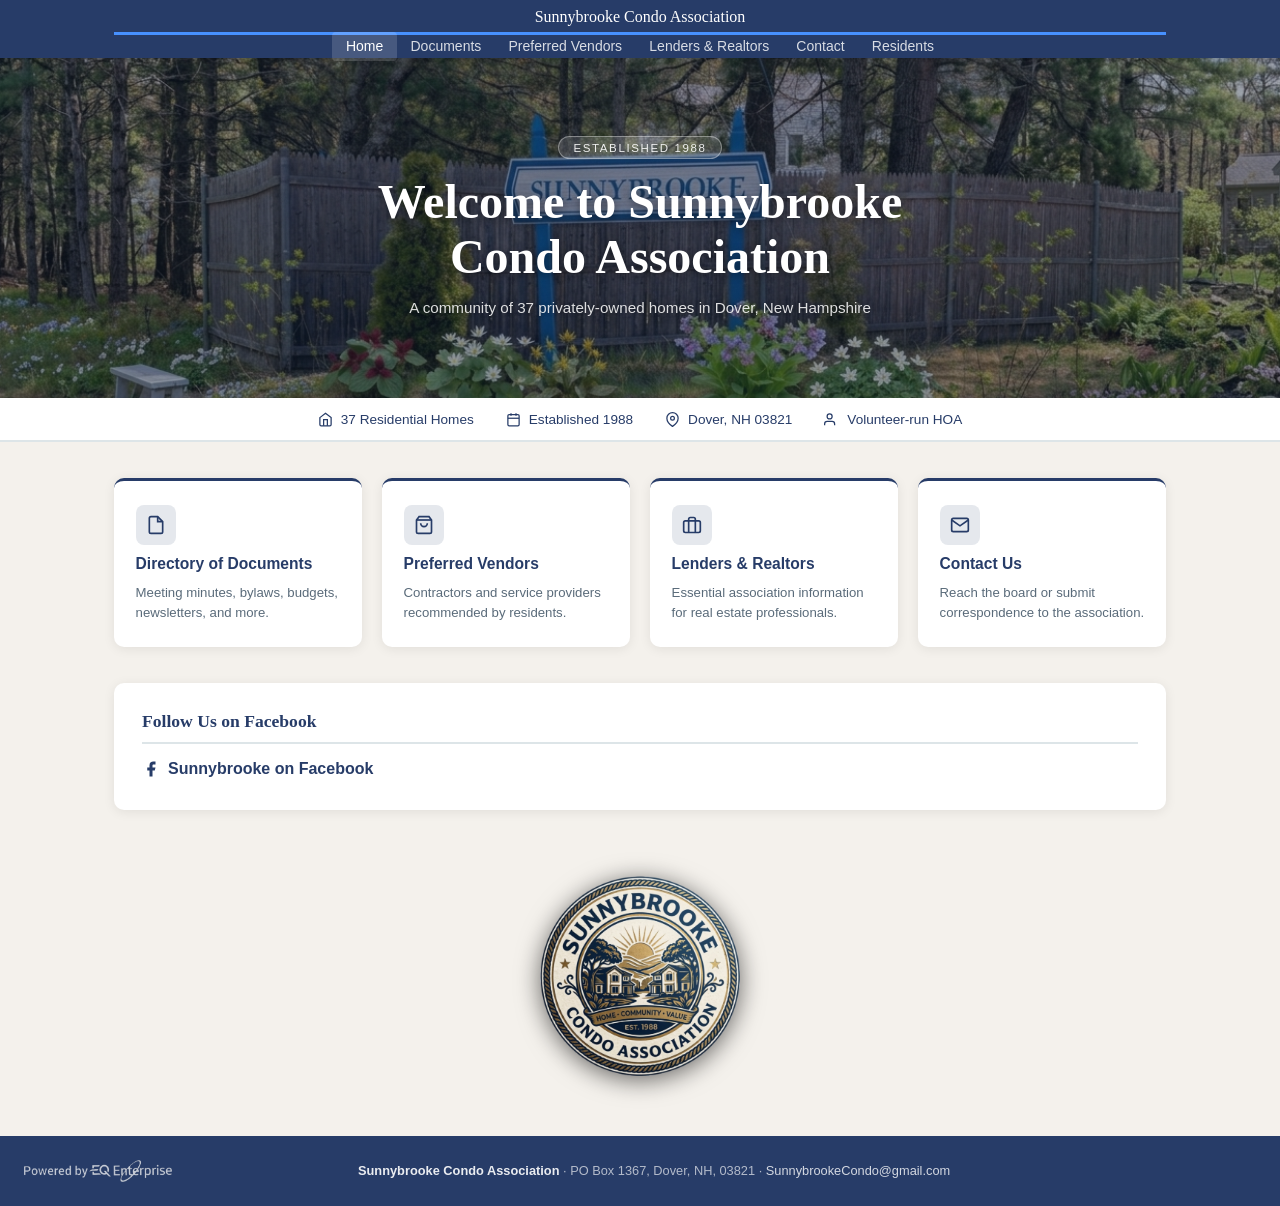
<file: index.html>
<!DOCTYPE html>
<html lang="en">
<head>
<meta charset="UTF-8"/>
<meta name="viewport" content="width=device-width,initial-scale=1.0"/>
<title>Sunnybrooke Condo Association - Sunnybrooke Condo Association</title>
<link rel="stylesheet" href="style.css"/>
<link rel="manifest" href="manifest.json"/>
<link rel="icon" href="icon-192.png" type="image/png"/>
<link rel="apple-touch-icon" href="apple-touch-icon.png"/>
<meta name="mobile-web-app-capable" content="yes"/>
<meta name="apple-mobile-web-app-capable" content="yes"/>
<meta name="apple-mobile-web-app-status-bar-style" content="black-translucent"/>
<meta name="apple-mobile-web-app-title" content="Sunnybrooke Condo Association"/>
<!-- engine: hoa -->
<!-- WIZARD-DATA:{"version":1,"file":"index.html","data":{"assocName":"Sunnybrooke Condo Association","assocShort":"SCA","address":"PO Box 1367","city":"Dover","state":"NH","zip":"03821","year":"1988","units":"37","mgmt":"","dues":"$150.00","duesDate":"1st of each month","arrears":"Currently, no properties are in arrears.","legal":"Currently, there are no pending legal matters between a property owner and the Association.","streets":["Sunnybrooke Drive","Morgan Way"],"atLarge":[],"docs":[{"name":"Annual Meeting – June 2025","url":"https://files.secure.website/wscfus/10212165/33047210/june-3-2025-annual-meeting-3.pdf","desc":"Annual Meetings"},{"name":"Annual Budget Meeting – June 2024","url":"https://files.secure.website/wscfus/10212165/32481767/annual-budget-meeting-60424.docx","desc":"Annual Meetings"},{"name":"Annual Meeting – June 2022","url":"https://files.secure.website/wscfus/10212165/30338914/annual-meeting-minutes-61422.docx","desc":"Annual Meetings"},{"name":"Annual Meeting – June 2021","url":"https://files.secure.website/wscfus/10212165/29039415/annual-meeting-minutes-june-2021.docx","desc":"Annual Meetings"},{"name":"Annual Meeting – June 2020","url":"https://files.secure.website/wscfus/10212165/29380994/annual-meeting-minutes-6152020.docx","desc":"Annual Meetings"},{"name":"Annual Meeting – May 2018","url":"https://files.secure.website/wscfus/10212165/29039445/annual-meeting-minutes-may-2018.pdf","desc":"Annual Meetings"},{"name":"Annual Meeting – June 2017","url":"https://files.secure.website/wscfus/10212165/29039408/annual-meeting-minutes-june-2017.pdf","desc":"Annual Meetings"},{"name":"Annual Meeting – June 2016","url":"https://files.secure.website/wscfus/10212165/29039407/annual-meeting-minutes-june-2016.docx","desc":"Annual Meetings"},{"name":"Annual Meeting – July 2015","url":"https://files.secure.website/wscfus/10212165/4253366/annual-meeting-minutes-july-2015.doc","desc":"Annual Meetings"},{"name":"Annual Meeting – June 2014","url":"https://files.secure.website/wscfus/10212165/4253368/annual-meeting-minutes-june-2014.doc","desc":"Annual Meetings"},{"name":"Annual Meeting – June 2013","url":"https://files.secure.website/wscfus/10212165/4253367/annual-meeting-minutes-june-2013.doc","desc":"Annual Meetings"},{"name":"October 28, 2025","url":"https://files.secure.website/wscfus/10212165/33296722/10-28-2025-sbca-meeting-notes.docx","desc":"Quarterly Meetings"},{"name":"March 3, 2025","url":"https://files.secure.website/wscfus/10212165/32916869/march-3-2025-sbca.docx","desc":"Quarterly Meetings"},{"name":"December 3, 2024","url":"https://files.secure.website/wscfus/10212165/32764145/sunnybrooke-meeting-december-3-2024.docx","desc":"Quarterly Meetings"},{"name":"September 3, 2024","url":"https://files.secure.website/wscfus/10212165/32779748/sunnybrooke-condo-notes-sept-3-2024.docx","desc":"Quarterly Meetings"},{"name":"March 5, 2024","url":"https://files.secure.website/wscfus/10212165/32339855/quarterly-meeting-030524.docx","desc":"Quarterly Meetings"},{"name":"December 5, 2023","url":"https://files.secure.website/wscfus/10212165/32171857/quarterly-meeting-1252023.docx","desc":"Quarterly Meetings"},{"name":"September 26, 2023","url":"https://files.secure.website/wscfus/10212165/31961546/quarterly-meeting-notes-92623.docx","desc":"Quarterly Meetings"},{"name":"March 21, 2023","url":"https://files.secure.website/wscfus/10212165/31380860/quarterly-meeting-3212023.docx","desc":"Quarterly Meetings"},{"name":"December 6, 2022","url":"https://files.secure.website/wscfus/10212165/30978830/quarterly-meeting-notes-with-breezeline-ballot-12822.docx","desc":"Quarterly Meetings"},{"name":"September 6, 2022","url":"https://files.secure.website/wscfus/10212165/30654259/quarterly-meeting-minutes-9622.docx","desc":"Quarterly Meetings"},{"name":"May 3, 2022","url":"https://files.secure.website/wscfus/10212165/30207647/quarterly-meeting-notes-5322.docx","desc":"Quarterly Meetings"},{"name":"February 8, 2022","url":"https://files.secure.website/wscfus/10212165/29847148/quarterly-meeting-notes-2822.docx","desc":"Quarterly Meetings"},{"name":"November 11, 2021","url":"https://files.secure.website/wscfus/10212165/30879276/quarterly-meeting-11221.docx","desc":"Quarterly Meetings"},{"name":"August 9, 2021","url":"https://files.secure.website/wscfus/10212165/29081069/quarterly-meeting-notes-august-2021.docx","desc":"Quarterly Meetings"},{"name":"May 3, 2021","url":"https://files.secure.website/wscfus/10212165/29852256/quarterly-meeting-532021.docx","desc":"Quarterly Meetings"},{"name":"February 18, 2020","url":"https://files.secure.website/wscfus/10212165/29852252/quarterly-meeting-2182020.docx","desc":"Quarterly Meetings"},{"name":"November 4, 2019","url":"https://files.secure.website/wscfus/10212165/29039792/open-meeting-minutes-1142019.pdf","desc":"Quarterly Meetings"},{"name":"Adopted Budget – FY 2024","url":"https://files.secure.website/wscfus/10212165/32482371/adopted-budget-fy-2024.pdf","desc":"Approved Budgets"},{"name":"Adopted Budget – FY 2023","url":"https://files.secure.website/wscfus/10212165/30294474/fy23-board-adopted-budget.pdf","desc":"Approved Budgets"},{"name":"Approved Budget – FY 2022","url":"https://files.secure.website/wscfus/10212165/30302164/fy22-approved-budget.pdf","desc":"Approved Budgets"},{"name":"Adopted Budget – FY 2021","url":"https://files.secure.website/wscfus/10212165/29039478/adopted-budget-fy-2021.pdf","desc":"Approved Budgets"},{"name":"Adopted Budget – FY 2020","url":"https://files.secure.website/wscfus/10212165/29039477/adopted-budget-fy-2020.pdf","desc":"Approved Budgets"},{"name":"Adopted Budget – FY 2019","url":"https://files.secure.website/wscfus/10212165/29039476/adopted-budget-fy-2019.pdf","desc":"Approved Budgets"},{"name":"Adopted Budget – FY 2018","url":"https://files.secure.website/wscfus/10212165/29039474/adopted-budget-fy-2018.xls","desc":"Approved Budgets"},{"name":"Adopted Budget – FY 2017","url":"https://files.secure.website/wscfus/10212165/29039475/adopted-budget-fy-2017.xls","desc":"Approved Budgets"},{"name":"Newsletter – Fall 2022","url":"https://files.secure.website/wscfus/10212165/30766208/newsletter-fall-2022.docx","desc":"Seasonal Newsletters"},{"name":"Newsletter – Summer 2022","url":"https://files.secure.website/wscfus/10212165/30611224/newsletter-summer-2022.docx","desc":"Seasonal Newsletters"},{"name":"Newsletter – Spring 2022","url":"https://files.secure.website/wscfus/10212165/30094353/newsletter-spring-2022.docx","desc":"Seasonal Newsletters"},{"name":"Newsletter – Summer 2021","url":"https://files.secure.website/wscfus/10212165/29380996/newsletter-summer-2021.docx","desc":"Seasonal Newsletters"},{"name":"Newsletter – Spring 2019","url":"https://files.secure.website/wscfus/10212165/29039281/newsletter-spring-2019.pdf","desc":"Seasonal Newsletters"},{"name":"Newsletter – Summer 2018","url":"https://files.secure.website/wscfus/10212165/8156776/news-letter-summer-2018.pdf","desc":"Seasonal Newsletters"},{"name":"Newsletter – Spring 2018","url":"https://files.secure.website/wscfus/10212165/8156774/news-letter-spring-2018.docx","desc":"Seasonal Newsletters"},{"name":"Newsletter – Fall 2017","url":"https://files.secure.website/wscfus/10212165/29039314/news-letter-fall-2017.docx","desc":"Seasonal Newsletters"},{"name":"May 28, 2025","url":"https://files.secure.website/wscfus/10212165/33040039/board-of-directors-meeting-may-28-2025.pdf","desc":"Board of Directors Meetings"},{"name":"June 2022","url":"https://files.secure.website/wscfus/10212165/30293633/board-meeting-minutes-6222.docx","desc":"Board of Directors Meetings"},{"name":"May 2021","url":"https://files.secure.website/wscfus/10212165/30011011/board-meeting-minutes-5321.docx","desc":"Board of Directors Meetings"},{"name":"February 2021","url":"https://files.secure.website/wscfus/10212165/30011020/board-meeting-minutes-21-21.docx","desc":"Board of Directors Meetings"},{"name":"June 29, 2020","url":"https://files.secure.website/wscfus/10212165/29039776/board-meeting-minutes-6292020.docx","desc":"Board of Directors Meetings"},{"name":"May 18, 2020","url":"https://files.secure.website/wscfus/10212165/29039784/board-meeting-minutes-5182020.docx","desc":"Board of Directors Meetings"},{"name":"November 19, 2020","url":"https://files.secure.website/wscfus/10212165/29039779/board-meeting-minutes-1192020.docx","desc":"Board of Directors Meetings"},{"name":"July 22, 2019","url":"https://files.secure.website/wscfus/10212165/29039786/board-meeting-minutes-7222019.docx","desc":"Board of Directors Meetings"},{"name":"June 17, 2019","url":"https://files.secure.website/wscfus/10212165/29039772/board-meeting-minutes-6172019.docx","desc":"Board of Directors Meetings"},{"name":"May 13, 2019","url":"https://files.secure.website/wscfus/10212165/29039785/board-meeting-minutes-5132019.docx","desc":"Board of Directors Meetings"},{"name":"February 25, 2019","url":"https://files.secure.website/wscfus/10212165/29039782/board-meeting-minutes-2252019.docx","desc":"Board of Directors Meetings"},{"name":"September 5, 2018","url":"https://files.secure.website/wscfus/10212165/29039771/board-meeting-minutes-952018.docx","desc":"Board of Directors Meetings"},{"name":"May 22, 2018","url":"https://files.secure.website/wscfus/10212165/29039781/board-meeting-minutes-5222018.docx","desc":"Board of Directors Meetings"},{"name":"7 Morgan Way Fence & Property Line Agreement – Aug 2023","url":"https://files.secure.website/wscfus/10212165/31961550/7-morgan-way-fence-property-line-agreement.pdf","desc":"Historic Documents"},{"name":"Declaration of Condominium – Amended Oct 2017","url":"https://files.secure.website/wscfus/10212165/29039865/declaration-of-condominium-amended-2017.pdf","desc":"Historic Documents"},{"name":"By Laws – Amended Oct 2017","url":"https://files.secure.website/wscfus/10212165/29039866/by-laws-amdended-2017.pdf","desc":"Historic Documents"},{"name":"By Laws – Amended Oct 2017 - Web View","url":"https://equinox-security.github.io/Sunnybrooke/sunnybrooke-bylaws.html","desc":"Historic Documents","linkType":"view"},{"name":"Warranty Deed – 1994","url":"https://files.secure.website/wscfus/10212165/29039864/warranty-deed-10141994.pdf","desc":"Historic Documents"},{"name":"Declaration of Condominium – 1988","url":"https://files.secure.website/wscfus/10212165/29039869/declaration-of-condominium-9231988.pdf","desc":"Historic Documents"},{"name":"By Laws – 1988","url":"https://files.secure.website/wscfus/10212165/29039868/by-laws-4291988.pdf","desc":"Historic Documents"},{"name":"Sunnybrooke Condominium Description","url":"https://files.secure.website/wscfus/10212165/29039863/sunnybrooke-condominium-description.pdf","desc":"Historic Documents"},{"name":"New Owner Application / Association Application for Purchase","url":"https://files.secure.website/wscfus/10212165/30609542/association-application-for-purchase.doc","desc":"Miscellaneous"},{"name":"Tenant Emergency Contact Form","url":"https://files.secure.website/wscfus/10212165/29985385/emergency-contact-info.doc","desc":"Miscellaneous"},{"name":"Adopted Budget – FY 2026","url":"https://files.secure.website/wscfus/10212165/32482371/adopted-budget-fy-2026.pdf","desc":"Approved Budgets"}],"vendors":[{"name":"GC/AAA Fence","category":"Fencing","phone":"603-742-0833","website":"https://www.gcaaafences.com","email":"Sales@gcaaafences.com","address":"294 Durham Road, Dover, NH 03820"},{"name":"Clearview Sunroom","category":"Sunrooms","phone":"603-750-7577","website":"https://clearviewsunroom.com/","address":"Clearview Sunroom","email":"clearviewsunroom@gmail.com"},{"name":"The Rain Man","category":"Gutters","phone":"603-459-6267","website":"https://www.facebook.com/rainman.gutters.7","address":"1181 Hopper Rd, Acton, ME 04001"},{"name":"Wheeler Stumps","category":"Tree/Stump","phone":"603-978-5946","website":"https://www.facebook.com/WheelerStumpGrinding/","address":"6 Dominicus Ct, Rochester, NH 03867","email":"wheelerstumpgrinding@gmail.com"},{"name":"Bloomin' Blinds","category":"Window Treatments","phone":"603-952-3096","website":"https://www.bloominblinds.com/","address":"26 Dovetail Ln Dover, NH, 03820","email":"info@bloomblindsnova.com"},{"name":"Martel Plumbing & Heating","category":"Plumbing","phone":"603-742-4141","website":"https://martelph.com/","address":"59 Old Rochester Rd, Dover, NH 03820","email":"laci@martelph.com"},{"name":"Landtech Landscaping","category":"Landscaping","phone":"603-396-0752","website":"landtechnh.com","address":"63c Broadway, Dover, NH 03820","email":"Contact@landtechnh.com"},{"name":"Peplers Lawncare & Landscaping","category":"Landscaping","phone":"603-834-0050","website":"https://www.facebook.com/groups/barringtonnh/posts/4137102623171432/","address":"6 Landing Way  Dover, NH 03820"},{"name":"Generator Connection","category":"Generators","phone":"603-664-4004","website":"https://generatorconnection.com/","address":"1057 Calef Hwy, Barrington, NH 03825","email":"brian@generatorconnection.com"},{"name":"Phil Davis","category":"Tree Service","phone":"603-762-3800","website":"https://m.facebook.com/philstreeserviceseacoast/","address":"24 Mitchell Road Lee, NH 03861","email":"philstreeserviceseacoast @gmail.com"},{"name":"Smith Renovations (Paul Smith)","category":"General Contractor","phone":"603-781-4647","website":""},{"name":"Hart Plumbing","category":"Plumbing","phone":"603-431-8688","website":"https://www.hartplumbingandheating.com/","address":"165 Industrial Pk Rd, Dover, NH 03820","email":"plumber@hartplumbingandheating.com"},{"name":"Clean Slate Carpet Care","category":"Premium Floor/Carpet Cleaning","phone":"603-969-8451","website":"https://www.thecleanslate.net","address":"1 Timber Ln, Amesbury, MA 01913","email":"thecleanslatecarpet@gmail.com"},{"name":"Turn Cycle Solutions","category":"Energy Efficient Construction","phone":"603-591-2776","email":"support@turncyclesolutions.com","website":"https://turncyclesolutions.com/","address":""}],"lenders":[],"pres":{"name":"","phone":"","email":""},"vp":{"name":"","phone":"","email":""},"sec":{"name":"","phone":"","email":""},"tres":{"name":"","phone":"","email":""},"facebook":"https://www.facebook.com/groups/1813354662963180/","contactEmail":"SunnybrookeCondo@gmail.com","contactPhone":"207-604-2530","formspree":"mreneedb","footerBrandText":"","footerBrandUrl":"https://www.facebook.com/profile.php?id=61590887171758","footerBrandLogo":"brandlogo.png","footerBrandLogoHeight":"22","heroFile":"hero.png","heroPos":"center center","heroHeadline":"Welcome to Sunnybrooke\nCondo Association","heroSub":"A community of 37 privately-owned homes in Dover, New Hampshire","sealFile":"seal.png","sealSize":"","demoMode":false,"demoName":"","demoEmail":"","demoPhone":"","demoOfferUrl":"","demoContactUrl":"","demoMsg":"","theme":"gradient","gradBase":"#273c68","gradAccent":"#4791ff","gradDir":"135deg","gradSplit":"71","tweaks":{"heroOpacity":0.7,"overlayTop":0.15,"overlayBottom":0.25,"heroHeight":340,"cardRadius":10},"showStripe":true,"showGroupEmail":true,"showGroupText":false,"showFacebookRes":true,"pdfFilename":"resident-directory.pdf","heroBadgeText":"Established 1988","gradCSS":"linear-gradient(135deg, #273c68 71%, #4791ff 100%)"}} --></head>
<body>


<script>
  function toggleMenu(){var nl=document.getElementById("nav-links");if(nl)nl.classList.toggle("open");}
  var deferredInstallPrompt=null;
  window.addEventListener("beforeinstallprompt",function(e){e.preventDefault();deferredInstallPrompt=e;});
  function installApp(){
    var isIOS=/iphone|ipad|ipod/i.test(navigator.userAgent);
    if(isIOS){
      alert("To install: tap the Share icon, then \"Add to Home Screen\".");
      return;
    }
    if(deferredInstallPrompt){
      deferredInstallPrompt.prompt();
      deferredInstallPrompt.userChoice.then(function(){deferredInstallPrompt=null;});
    } else {
      alert("To install: open your browser menu and choose \"Install app\" or \"Add to Home Screen\".");
    }
  }
</script>
<nav>
  <div class="nav-inner">
    <div class="nav-brand-row">
      <a class="nav-brand" href="index.html">Sunnybrooke Condo Association</a>
      <button class="hamburger" onclick="toggleMenu()" aria-label="Menu"><span></span><span></span><span></span></button>
    </div>
    <ul class="nav-links" id="nav-links">
      <li class="nav-install-item"><a href="#" onclick="installApp();return false;">Install The SCA App!</a></li>
      <li><a href="index.html" class="active">Home</a></li>
      <li><a href="documents.html">Documents</a></li>
      <li><a href="vendors.html">Preferred Vendors</a></li>
      <li><a href="lenders.html">Lenders &amp; Realtors</a></li>
      <li><a href="contact.html">Contact</a></li>
      <li><a href="residents.html">Residents</a></li>
    </ul>
  </div>
</nav>
<main>
<section class="hero">
  <img src="hero.png" class="hero-img" alt="Sunnybrooke Condo Association">
  <div class="hero-overlay">
    <div class="hero-badge">Established 1988</div>
    <h1>Welcome to Sunnybrooke<br>Condo Association</h1>
    <p class="hero-sub">A community of 37 privately-owned homes in Dover, New Hampshire</p>
  </div>
</section>
<div class="info-strip"><div class="info-strip-inner">
      <div class="info-item"><svg width="15" height="15" fill="none" stroke="currentColor" stroke-width="2" viewBox="0 0 24 24"><path d="M3 9l9-7 9 7v11a2 2 0 0 1-2 2H5a2 2 0 0 1-2-2z"/><polyline points="9 22 9 12 15 12 15 22"/></svg>37 Residential Homes</div>
      <div class="info-item"><svg width="15" height="15" fill="none" stroke="currentColor" stroke-width="2" viewBox="0 0 24 24"><rect x="3" y="4" width="18" height="18" rx="2"/><line x1="16" y1="2" x2="16" y2="6"/><line x1="8" y1="2" x2="8" y2="6"/><line x1="3" y1="10" x2="21" y2="10"/></svg>Established 1988</div>
      <div class="info-item"><svg width="15" height="15" fill="none" stroke="currentColor" stroke-width="2" viewBox="0 0 24 24"><path d="M21 10c0 7-9 13-9 13s-9-6-9-13a9 9 0 0 1 18 0z"/><circle cx="12" cy="10" r="3"/></svg>Dover, NH 03821</div>
      <div class="info-item"><svg width="15" height="15" fill="none" stroke="currentColor" stroke-width="2" viewBox="0 0 24 24"><path d="M17 21v-2a4 4 0 0 0-4-4H5a4 4 0 0 0-4 4v2"/><circle cx="9" cy="7" r="4"/></svg>Volunteer-run HOA</div>
    </div></div>
<div class="container"><div class="quick-links">
        <a href="documents.html" class="quick-link">
          <div class="quick-link-icon"><svg width="20" height="20" fill="none" stroke="currentColor" stroke-width="2" viewBox="0 0 24 24"><path d="M14 2H6a2 2 0 0 0-2 2v16a2 2 0 0 0 2 2h12a2 2 0 0 0 2-2V8z"/><polyline points="14 2 14 8 20 8"/></svg></div>
          <h3>Directory of Documents</h3>
          <p>Meeting minutes, bylaws, budgets, newsletters, and more.</p>
        </a>
        <a href="vendors.html" class="quick-link">
          <div class="quick-link-icon"><svg width="20" height="20" fill="none" stroke="currentColor" stroke-width="2" viewBox="0 0 24 24"><path d="M6 2L3 6v14a2 2 0 0 0 2 2h14a2 2 0 0 0 2-2V6l-3-4z"/><line x1="3" y1="6" x2="21" y2="6"/><path d="M16 10a4 4 0 0 1-8 0"/></svg></div>
          <h3>Preferred Vendors</h3>
          <p>Contractors and service providers recommended by residents.</p>
        </a>
        <a href="lenders.html" class="quick-link">
          <div class="quick-link-icon"><svg width="20" height="20" fill="none" stroke="currentColor" stroke-width="2" viewBox="0 0 24 24"><rect x="2" y="7" width="20" height="14" rx="2"/><path d="M16 21V5a2 2 0 0 0-2-2h-4a2 2 0 0 0-2 2v16"/></svg></div>
          <h3>Lenders &amp; Realtors</h3>
          <p>Essential association information for real estate professionals.</p>
        </a>
        <a href="contact.html" class="quick-link">
          <div class="quick-link-icon"><svg width="20" height="20" fill="none" stroke="currentColor" stroke-width="2" viewBox="0 0 24 24"><path d="M4 4h16c1.1 0 2 .9 2 2v12c0 1.1-.9 2-2 2H4c-1.1 0-2-.9-2-2V6c0-1.1.9-2 2-2z"/><polyline points="22,6 12,13 2,6"/></svg></div>
          <h3>Contact Us</h3>
          <p>Reach the board or submit correspondence to the association.</p>
        </a>
      </div></div>
<div class="container" style="padding-top:0;"><div class="info-block"><h2>Follow Us on Facebook</h2><a href="https://www.facebook.com/groups/1813354662963180/" target="_blank" rel="noopener" style="display:inline-flex;align-items:center;gap:0.5rem;color:var(--primary);font-weight:600;text-decoration:none;"><svg width="18" height="18" fill="currentColor" viewBox="0 0 24 24"><path d="M18 2h-3a5 5 0 0 0-5 5v3H7v4h3v8h4v-8h3l1-4h-4V7a1 1 0 0 1 1-1h3z"/></svg>Sunnybrooke on Facebook</a></div></div>
<div id="seal-wrap" style="text-align:center;padding:0.5rem 1rem 3.5rem;"><img src="seal.png" alt="Sunnybrooke Condo Association Seal" style="width:200px;height:200px;object-fit:contain;filter:drop-shadow(0 4px 12px rgba(0,0,0,0.58));max-width:80vw;"></div><style>@media(max-width:600px){#seal-wrap{padding:1.5rem 1rem 2.5rem!important}}</style>
</main>
<footer>
  <div class="footer-inner">
    <div class="footer-brand-wrap"><span class="footer-brand"><a href="https://www.facebook.com/profile.php?id=61590887171758" target="_blank" rel="noopener" style="display:inline-block;line-height:0;"><img src="brandlogo.png" alt="logo" style="height:22px;width:auto;vertical-align:middle;opacity:0.75;"/></a></span></div>
    <p><strong>Sunnybrooke Condo Association</strong> &middot; PO Box 1367, Dover, NH, 03821 &middot; <a href="mailto:SunnybrookeCondo@gmail.com">SunnybrookeCondo@gmail.com</a></p>
    <div class="footer-brand-spacer"></div>
  </div>
</footer>
</body>
</html>
</file>
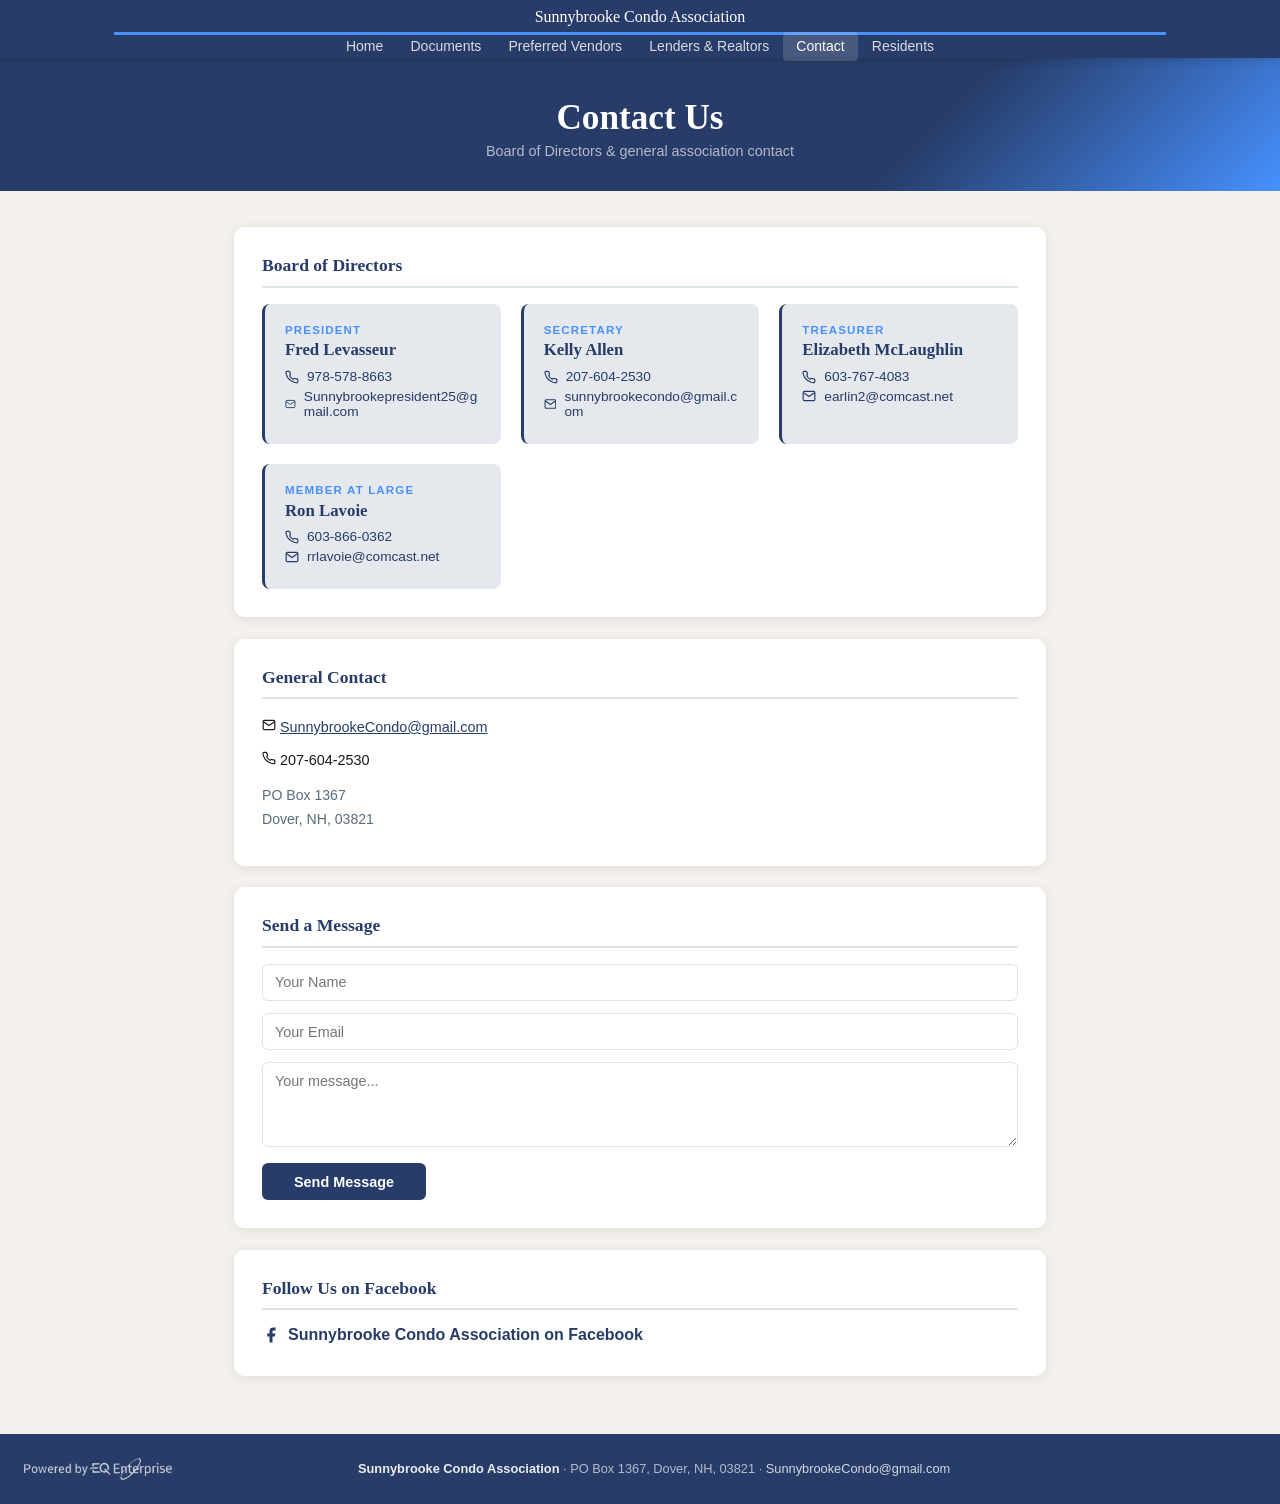
<file: contact.html>
<!DOCTYPE html>
<html lang="en">
<head>
<meta charset="UTF-8"/>
<meta name="viewport" content="width=device-width,initial-scale=1.0"/>
<title>Contact - Sunnybrooke Condo Association</title>
<link rel="stylesheet" href="style.css"/>
<link rel="manifest" href="manifest.json"/>
<link rel="icon" href="icon-192.png" type="image/png"/>
<link rel="apple-touch-icon" href="apple-touch-icon.png"/>
<meta name="mobile-web-app-capable" content="yes"/>
<meta name="apple-mobile-web-app-capable" content="yes"/>
<meta name="apple-mobile-web-app-status-bar-style" content="black-translucent"/>
<meta name="apple-mobile-web-app-title" content="Sunnybrooke Condo Association"/>
</head>
<body>


<script>
  function toggleMenu(){var nl=document.getElementById("nav-links");if(nl)nl.classList.toggle("open");}
  var deferredInstallPrompt=null;
  window.addEventListener("beforeinstallprompt",function(e){e.preventDefault();deferredInstallPrompt=e;});
  function installApp(){
    var isIOS=/iphone|ipad|ipod/i.test(navigator.userAgent);
    if(isIOS){
      alert("To install: tap the Share icon, then \"Add to Home Screen\".");
      return;
    }
    if(deferredInstallPrompt){
      deferredInstallPrompt.prompt();
      deferredInstallPrompt.userChoice.then(function(){deferredInstallPrompt=null;});
    } else {
      alert("To install: open your browser menu and choose \"Install app\" or \"Add to Home Screen\".");
    }
  }
</script>
<nav>
  <div class="nav-inner">
    <div class="nav-brand-row">
      <a class="nav-brand" href="index.html">Sunnybrooke Condo Association</a>
      <button class="hamburger" onclick="toggleMenu()" aria-label="Menu"><span></span><span></span><span></span></button>
    </div>
    <ul class="nav-links" id="nav-links">
      <li class="nav-install-item"><a href="#" onclick="installApp();return false;">Install The SCA App!</a></li>
      <li><a href="index.html">Home</a></li>
      <li><a href="documents.html">Documents</a></li>
      <li><a href="vendors.html">Preferred Vendors</a></li>
      <li><a href="lenders.html">Lenders &amp; Realtors</a></li>
      <li><a href="contact.html" class="active">Contact</a></li>
      <li><a href="residents.html">Residents</a></li>
    </ul>
  </div>
</nav>
<main>
<div class="page-header"><h1>Contact Us</h1><p>Board of Directors &amp; general association contact</p></div>
<div class="container" style="max-width:860px;">
<div class="info-block"><h2>Board of Directors</h2><div style="display:grid;grid-template-columns:repeat(auto-fit,minmax(230px,1fr));gap:1.25rem;margin-top:0.5rem;"><div class="board-card"><div class="board-role">President</div><div class="board-name">Fred Levasseur</div><a href="tel:9785788663" class="board-contact"><svg width="14" height="14" fill="none" stroke="currentColor" stroke-width="2" viewBox="0 0 24 24"><path d="M22 16.92v3a2 2 0 0 1-2.18 2 19.79 19.79 0 0 1-8.63-3.07A19.5 19.5 0 0 1 4.69 13a19.79 19.79 0 0 1-3.07-8.67A2 2 0 0 1 3.6 2.24h3a2 2 0 0 1 2 1.72c.127.96.361 1.903.7 2.81a2 2 0 0 1-.45 2.11L7.91 9.91a16 16 0 0 0 6.09 6.09l.91-.91a2 2 0 0 1 2.11-.45c.907.339 1.85.573 2.81.7A2 2 0 0 1 22 16.92z"/></svg> 978-578-8663</a><a href="mailto:Sunnybrookepresident25@gmail.com" class="board-contact"><svg width="14" height="14" fill="none" stroke="currentColor" stroke-width="2" viewBox="0 0 24 24"><path d="M4 4h16c1.1 0 2 .9 2 2v12c0 1.1-.9 2-2 2H4c-1.1 0-2-.9-2-2V6c0-1.1.9-2 2-2z"/><polyline points="22,6 12,13 2,6"/></svg> Sunnybrookepresident25@gmail.com</a></div><div class="board-card"><div class="board-role">Secretary</div><div class="board-name">Kelly Allen</div><a href="tel:2076042530" class="board-contact"><svg width="14" height="14" fill="none" stroke="currentColor" stroke-width="2" viewBox="0 0 24 24"><path d="M22 16.92v3a2 2 0 0 1-2.18 2 19.79 19.79 0 0 1-8.63-3.07A19.5 19.5 0 0 1 4.69 13a19.79 19.79 0 0 1-3.07-8.67A2 2 0 0 1 3.6 2.24h3a2 2 0 0 1 2 1.72c.127.96.361 1.903.7 2.81a2 2 0 0 1-.45 2.11L7.91 9.91a16 16 0 0 0 6.09 6.09l.91-.91a2 2 0 0 1 2.11-.45c.907.339 1.85.573 2.81.7A2 2 0 0 1 22 16.92z"/></svg> 207-604-2530</a><a href="mailto:sunnybrookecondo@gmail.com" class="board-contact"><svg width="14" height="14" fill="none" stroke="currentColor" stroke-width="2" viewBox="0 0 24 24"><path d="M4 4h16c1.1 0 2 .9 2 2v12c0 1.1-.9 2-2 2H4c-1.1 0-2-.9-2-2V6c0-1.1.9-2 2-2z"/><polyline points="22,6 12,13 2,6"/></svg> sunnybrookecondo@gmail.com</a></div><div class="board-card"><div class="board-role">Treasurer</div><div class="board-name">Elizabeth McLaughlin</div><a href="tel:6037674083" class="board-contact"><svg width="14" height="14" fill="none" stroke="currentColor" stroke-width="2" viewBox="0 0 24 24"><path d="M22 16.92v3a2 2 0 0 1-2.18 2 19.79 19.79 0 0 1-8.63-3.07A19.5 19.5 0 0 1 4.69 13a19.79 19.79 0 0 1-3.07-8.67A2 2 0 0 1 3.6 2.24h3a2 2 0 0 1 2 1.72c.127.96.361 1.903.7 2.81a2 2 0 0 1-.45 2.11L7.91 9.91a16 16 0 0 0 6.09 6.09l.91-.91a2 2 0 0 1 2.11-.45c.907.339 1.85.573 2.81.7A2 2 0 0 1 22 16.92z"/></svg> 603-767-4083</a><a href="mailto:earlin2@comcast.net" class="board-contact"><svg width="14" height="14" fill="none" stroke="currentColor" stroke-width="2" viewBox="0 0 24 24"><path d="M4 4h16c1.1 0 2 .9 2 2v12c0 1.1-.9 2-2 2H4c-1.1 0-2-.9-2-2V6c0-1.1.9-2 2-2z"/><polyline points="22,6 12,13 2,6"/></svg> earlin2@comcast.net</a></div><div class="board-card"><div class="board-role">Member at Large</div><div class="board-name">Ron Lavoie</div><a href="tel:6038660362" class="board-contact"><svg width="14" height="14" fill="none" stroke="currentColor" stroke-width="2" viewBox="0 0 24 24"><path d="M22 16.92v3a2 2 0 0 1-2.18 2 19.79 19.79 0 0 1-8.63-3.07A19.5 19.5 0 0 1 4.69 13a19.79 19.79 0 0 1-3.07-8.67A2 2 0 0 1 3.6 2.24h3a2 2 0 0 1 2 1.72c.127.96.361 1.903.7 2.81a2 2 0 0 1-.45 2.11L7.91 9.91a16 16 0 0 0 6.09 6.09l.91-.91a2 2 0 0 1 2.11-.45c.907.339 1.85.573 2.81.7A2 2 0 0 1 22 16.92z"/></svg> 603-866-0362</a><a href="mailto:rrlavoie@comcast.net" class="board-contact"><svg width="14" height="14" fill="none" stroke="currentColor" stroke-width="2" viewBox="0 0 24 24"><path d="M4 4h16c1.1 0 2 .9 2 2v12c0 1.1-.9 2-2 2H4c-1.1 0-2-.9-2-2V6c0-1.1.9-2 2-2z"/><polyline points="22,6 12,13 2,6"/></svg> rrlavoie@comcast.net</a></div></div></div>
<div class="info-block"><h2>General Contact</h2><p><svg width="14" height="14" fill="none" stroke="currentColor" stroke-width="2" viewBox="0 0 24 24"><path d="M4 4h16c1.1 0 2 .9 2 2v12c0 1.1-.9 2-2 2H4c-1.1 0-2-.9-2-2V6c0-1.1.9-2 2-2z"/><polyline points="22,6 12,13 2,6"/></svg> <a href="mailto:SunnybrookeCondo@gmail.com">SunnybrookeCondo@gmail.com</a></p><p style="margin-top:0.5rem;"><svg width="14" height="14" fill="none" stroke="currentColor" stroke-width="2" viewBox="0 0 24 24"><path d="M22 16.92v3a2 2 0 0 1-2.18 2 19.79 19.79 0 0 1-8.63-3.07A19.5 19.5 0 0 1 4.69 13a19.79 19.79 0 0 1-3.07-8.67A2 2 0 0 1 3.6 2.24h3a2 2 0 0 1 2 1.72c.127.96.361 1.903.7 2.81a2 2 0 0 1-.45 2.11L7.91 9.91a16 16 0 0 0 6.09 6.09l.91-.91a2 2 0 0 1 2.11-.45c.907.339 1.85.573 2.81.7A2 2 0 0 1 22 16.92z"/></svg> 207-604-2530</p><p style="margin-top:0.75rem;color:var(--text-muted);font-size:0.88rem;">PO Box 1367<br>Dover, NH, 03821</p></div>
<div class="info-block"><h2>Send a Message</h2><form action="https://formspree.io/f/mreneedb" method="POST"><input type="text" name="name" placeholder="Your Name" required style="width:100%;padding:0.6rem 0.75rem;border:1px solid var(--border);border-radius:6px;font-size:0.9rem;font-family:inherit;margin-bottom:0.75rem;"/><input type="email" name="email" placeholder="Your Email" required style="width:100%;padding:0.6rem 0.75rem;border:1px solid var(--border);border-radius:6px;font-size:0.9rem;font-family:inherit;margin-bottom:0.75rem;"/><textarea name="message" rows="4" placeholder="Your message..." required style="width:100%;padding:0.6rem 0.75rem;border:1px solid var(--border);border-radius:6px;font-size:0.9rem;font-family:inherit;margin-bottom:0.75rem;resize:vertical;"></textarea><button type="submit" style="background:var(--primary);color:#fff;border:none;border-radius:6px;padding:0.65rem 2rem;font-size:0.9rem;font-weight:600;cursor:pointer;">Send Message</button></form></div>
<div class="info-block"><h2>Follow Us on Facebook</h2><a href="https://www.facebook.com/groups/1813354662963180/" target="_blank" rel="noopener" style="display:inline-flex;align-items:center;gap:0.5rem;color:var(--primary);font-weight:600;text-decoration:none;"><svg width="18" height="18" fill="currentColor" viewBox="0 0 24 24"><path d="M18 2h-3a5 5 0 0 0-5 5v3H7v4h3v8h4v-8h3l1-4h-4V7a1 1 0 0 1 1-1h3z"/></svg>Sunnybrooke Condo Association on Facebook</a></div>
</div></main>
<footer>
  <div class="footer-inner">
    <div class="footer-brand-wrap"><span class="footer-brand"><a href="https://www.facebook.com/profile.php?id=61590887171758" target="_blank" rel="noopener" style="display:inline-block;line-height:0;"><img src="brandlogo.png" alt="logo" style="height:22px;width:auto;vertical-align:middle;opacity:0.75;"/></a></span></div>
    <p><strong>Sunnybrooke Condo Association</strong> &middot; PO Box 1367, Dover, NH, 03821 &middot; <a href="mailto:SunnybrookeCondo@gmail.com">SunnybrookeCondo@gmail.com</a></p>
    <div class="footer-brand-spacer"></div>
  </div>
</footer>
</body>
</html>
</file>
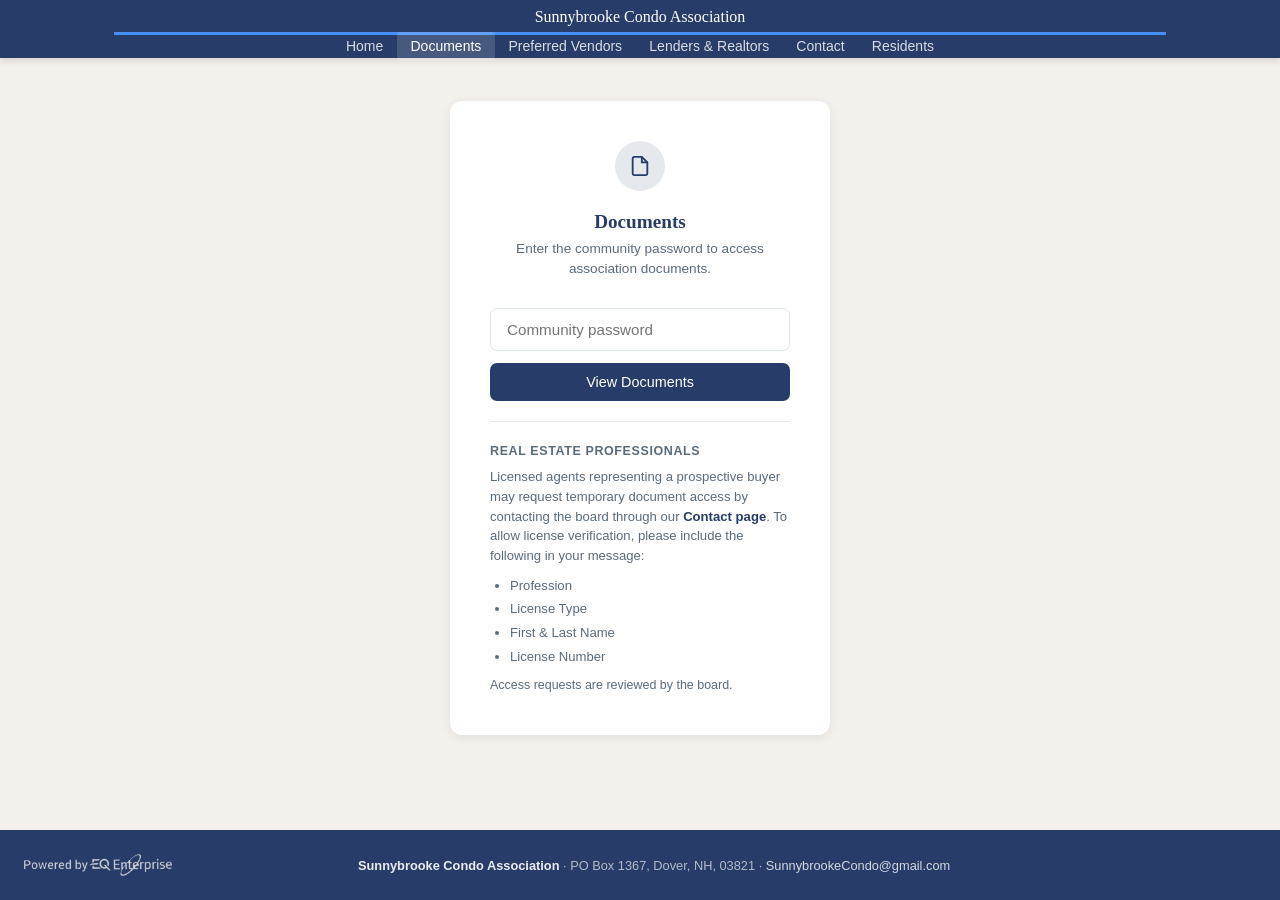
<file: documents.html>
<!DOCTYPE html>
<html lang="en">
<head>
<meta charset="UTF-8"/>
<meta name="viewport" content="width=device-width,initial-scale=1.0"/>
<title>Documents - Sunnybrooke Condo Association</title>
<link rel="stylesheet" href="style.css"/>
<link rel="manifest" href="manifest.json"/>
<link rel="icon" href="icon-192.png" type="image/png"/>
<link rel="apple-touch-icon" href="apple-touch-icon.png"/>
<meta name="mobile-web-app-capable" content="yes"/>
<meta name="apple-mobile-web-app-capable" content="yes"/>
<meta name="apple-mobile-web-app-status-bar-style" content="black-translucent"/>
<meta name="apple-mobile-web-app-title" content="Sunnybrooke Condo Association"/>
<script>
  var DOC_HASH="dcf2363a0ff9ca541c2a77015618c3c4bacbf4e955a3cac2b89037fe3bab4e6f";
  async function checkDocPassword(){
    var val=document.getElementById("doc-password").value;
    var buf=await crypto.subtle.digest("SHA-256",new TextEncoder().encode(val));
    var hash=Array.from(new Uint8Array(buf)).map(function(b){return b.toString(16).padStart(2,"0");}).join("");
    var now=Date.now();
    var isPrimary=(hash===DOC_HASH);
    var isTemp=false;
    if(isPrimary||isTemp){
      document.getElementById("doc-login").style.display="none";
      document.getElementById("doc-content").style.display="block";
      var fab=document.getElementById("doc-signout-fab");if(fab)fab.style.display="block";
      if(isTemp){
        var bar=document.getElementById("doc-temp-bar");
        if(bar){
          function updateTempLabel(){
            var rem=TEMP_EXPIRY-Date.now();
            if(rem<=0){signOutDoc();var el=document.getElementById("doc-login-error");if(el){el.textContent="Temporary access has expired.";el.style.display="block";}return;}
            var mins=Math.floor(rem/60000);
            var hrs=Math.floor(mins/60);
            var days=Math.floor(hrs/24);
            var label=days>1?days+" days":(days===1?"1 day":(hrs>1?hrs+" hours":(hrs===1?"1 hour":(mins>1?mins+" minutes":"less than 1 minute"))));
            bar.querySelector(".temp-expiry-label").textContent="Temporary access — expires in "+label;
          }
          updateTempLabel();
          bar.style.display="block";
          if(window._tempExpTimer)clearInterval(window._tempExpTimer);
          window._tempExpTimer=setInterval(updateTempLabel,30000);
        }
      }
    } else {
      var e=document.getElementById("doc-login-error");if(e){e.style.display="block";document.getElementById("doc-password").value="";document.getElementById("doc-password").focus();}
    }
  }
  function signOutDoc(){    document.getElementById("doc-login").style.display="flex";    document.getElementById("doc-content").style.display="none";    document.getElementById("doc-password").value="";    var fab=document.getElementById("doc-signout-fab");if(fab)fab.style.display="none";    var bar=document.getElementById("doc-temp-bar");if(bar)bar.style.display="none";    if(window._tempExpTimer){clearInterval(window._tempExpTimer);window._tempExpTimer=null;}  }
  document.addEventListener("DOMContentLoaded",function(){    var i=document.getElementById("doc-password");    if(i)i.addEventListener("keydown",function(e){if(e.key==="Enter")checkDocPassword();});    var fab=document.createElement("button");    fab.id="doc-signout-fab";    fab.textContent="Sign Out";    fab.onclick=signOutDoc;    fab.style.cssText="position:fixed;bottom:1.5rem;right:1.5rem;z-index:200;background:var(--primary);color:#fff;border:none;border-radius:100px;padding:0.5rem 1.25rem;font-size:0.82rem;font-weight:600;cursor:pointer;box-shadow:0 2px 12px rgba(0,0,0,0.2);font-family:inherit;display:none;";    document.body.appendChild(fab);  });
</script>
<script>
(function(){
  var CRED_KEY="hoa_bio_cred_sca";
  var WRAP_KEY="hoa_bio_key_sca";
  function bioAvail(){return window.PublicKeyCredential!==undefined&&(window.location.protocol==="https:"||window.location.hostname==="localhost"||window.location.hostname==="127.0.0.1");}
  async function bioSupported(){if(!bioAvail())return false;try{return await PublicKeyCredential.isUserVerifyingPlatformAuthenticatorAvailable();}catch(e){return false;}}
  function bioEnabled(){return localStorage.getItem(CRED_KEY)!==null&&localStorage.getItem(WRAP_KEY)!==null;}
  async function bioCreateCred(){try{var uid=crypto.getRandomValues(new Uint8Array(16));var cred=await navigator.credentials.create({publicKey:{challenge:crypto.getRandomValues(new Uint8Array(32)),rp:{name:"Sunnybrooke Condo Association Portal",id:window.location.hostname},user:{id:uid,name:"resident",displayName:"Documents Access"},pubKeyCredParams:[{alg:-7,type:"public-key"},{alg:-257,type:"public-key"}],authenticatorSelection:{authenticatorAttachment:"platform",userVerification:"required",residentKey:"discouraged"},timeout:60000,attestation:"none"}});return cred;}catch(e){console.error("Biometric setup error:",e);return null;}}
  async function bioWrap(pw,wk){var enc=new TextEncoder();var data=enc.encode(JSON.stringify({p:pw}));var key=await crypto.subtle.importKey("raw",wk,{name:"AES-GCM"},false,["encrypt"]);var iv=crypto.getRandomValues(new Uint8Array(12));var enc2=await crypto.subtle.encrypt({name:"AES-GCM",iv:iv},key,data);var combined=new Uint8Array(iv.length+enc2.byteLength);combined.set(iv);combined.set(new Uint8Array(enc2),iv.length);return btoa(String.fromCharCode.apply(null,combined));}
  async function bioUnwrap(){var stored=localStorage.getItem(WRAP_KEY);if(!stored)return null;try{var parsed=JSON.parse(stored);var wk=Uint8Array.from(atob(parsed.wrapper),function(c){return c.charCodeAt(0);});var combined=Uint8Array.from(atob(parsed.data),function(c){return c.charCodeAt(0);});var iv=combined.slice(0,12),enc2=combined.slice(12);var key=await crypto.subtle.importKey("raw",wk,{name:"AES-GCM"},false,["decrypt"]);var dec=await crypto.subtle.decrypt({name:"AES-GCM",iv:iv},key,enc2);return JSON.parse(new TextDecoder().decode(dec)).p;}catch(e){console.error("Biometric unwrap error:",e);return null;}}
  async function doc_enableBio(){var pwEl=document.getElementById("doc-password");var pw=pwEl?pwEl.value:"";if(!pw){alert("Please sign in with the password first.");return;}var sup=await bioSupported();if(!sup){alert("Biometric unlock is not available on this device or browser.");return;}var cred=await bioCreateCred();if(!cred){alert("Could not set up biometric unlock on this device.");return;}var cid=btoa(String.fromCharCode.apply(null,new Uint8Array(cred.rawId)));localStorage.setItem(CRED_KEY,cid);var wk=crypto.getRandomValues(new Uint8Array(32));var wrapped=await bioWrap(pw,wk);localStorage.setItem(WRAP_KEY,JSON.stringify({wrapper:btoa(String.fromCharCode.apply(null,wk)),data:wrapped}));doc_refreshBio();alert("Biometric unlock enabled on this device.");}
  async function doc_unlockBio(){var cs=localStorage.getItem(CRED_KEY);if(!cs)return;try{var cid=Uint8Array.from(atob(cs),function(c){return c.charCodeAt(0);});var assertion=await navigator.credentials.get({publicKey:{challenge:crypto.getRandomValues(new Uint8Array(32)),rpId:window.location.hostname,allowCredentials:[{id:cid,type:"public-key",transports:["internal"]}],userVerification:"required",timeout:60000}});if(!assertion)return;var pw=await bioUnwrap();if(!pw){doc_removeBio(true);return;}var buf=await crypto.subtle.digest("SHA-256",new TextEncoder().encode(pw));var hash=Array.from(new Uint8Array(buf)).map(function(b){return b.toString(16).padStart(2,"0");}).join("");if(hash!==DOC_HASH){doc_removeBio(true);alert("Your saved biometric unlock is out of date. Please sign in with the password.");return;}var pwEl=document.getElementById("doc-password");if(pwEl){pwEl.value=pw;}if(typeof checkPassword==="function"){await checkPassword();}else{document.getElementById("doc-login").style.display="none";document.getElementById("doc-content").style.display="block";var fab=document.getElementById("doc-signout-fab");if(fab)fab.style.display="block";}if(pwEl)pwEl.value="";doc_refreshBio();}catch(e){console.error("Biometric unlock error:",e);if(e&&e.name!=="NotAllowedError"){alert("Biometric unlock failed.");}}}
  function doc_removeBio(silent){if(!silent&&!confirm("Remove biometric unlock for this device?"))return;localStorage.removeItem(CRED_KEY);localStorage.removeItem(WRAP_KEY);doc_refreshBio();}
  async function doc_refreshBio(){var sup=await bioSupported();var en=bioEnabled();var ub=document.getElementById("doc-bio-btn");var mb=document.getElementById("doc-bio-manage");var bar=document.getElementById("doc-bio-bar");if(ub)ub.style.display=(sup&&en)?"block":"none";if(bar)bar.style.display=sup?"block":"none";if(mb){mb.textContent=en?"Remove Biometric Unlock":"Enable Biometric Unlock";mb.onclick=en?function(){doc_removeBio(false);return false;}:function(){doc_enableBio();return false;};}}
  window.doc_enableBio=doc_enableBio;window.doc_unlockBio=doc_unlockBio;window.doc_removeBio=doc_removeBio;
  document.addEventListener("DOMContentLoaded",doc_refreshBio);
})();
</script>
<style>
  #doc-login{min-height:80vh;display:flex;align-items:center;justify-content:center;padding:2rem}
  #doc-content{display:none}
  .login-card{background:#fff;border-radius:12px;box-shadow:var(--shadow);padding:2.5rem;width:100%;max-width:380px;text-align:center}
  .login-logo{width:50px;height:50px;background:var(--forest-light);border-radius:50%;display:flex;align-items:center;justify-content:center;margin:0 auto 1.25rem;color:var(--primary)}
  .login-card h2{font-family:Georgia,serif;font-size:1.2rem;color:var(--primary);margin-bottom:0.35rem}
  .login-card p{font-size:0.85rem;color:var(--text-muted);margin-bottom:1.75rem;line-height:1.5}
  .login-card input{width:100%;padding:0.75rem 1rem;border:1.5px solid var(--border);border-radius:7px;font-size:0.95rem;margin-bottom:0.75rem;outline:none;transition:border-color 0.2s}
  .login-card input:focus{border-color:var(--primary)}
  .login-error{font-size:0.8rem;color:#c0392b;margin-bottom:0.75rem;display:none}
  .login-btn{width:100%;background:var(--primary);color:#fff;padding:0.7rem 1rem;border-radius:7px;border:none;font-size:0.9rem;cursor:pointer;font-family:inherit}
  .login-btn-alt{background:var(--accent);margin-top:0.6rem;display:none}
  .bio-manage-link{font-size:0.8rem;color:#fff;text-decoration:underline;cursor:pointer;background:none;border:none;font-family:inherit;padding:0}
</style>
</head>
<body>


<script>
  function toggleMenu(){var nl=document.getElementById("nav-links");if(nl)nl.classList.toggle("open");}
  var deferredInstallPrompt=null;
  window.addEventListener("beforeinstallprompt",function(e){e.preventDefault();deferredInstallPrompt=e;});
  function installApp(){
    var isIOS=/iphone|ipad|ipod/i.test(navigator.userAgent);
    if(isIOS){
      alert("To install: tap the Share icon, then \"Add to Home Screen\".");
      return;
    }
    if(deferredInstallPrompt){
      deferredInstallPrompt.prompt();
      deferredInstallPrompt.userChoice.then(function(){deferredInstallPrompt=null;});
    } else {
      alert("To install: open your browser menu and choose \"Install app\" or \"Add to Home Screen\".");
    }
  }
</script>
<nav>
  <div class="nav-inner">
    <div class="nav-brand-row">
      <a class="nav-brand" href="index.html">Sunnybrooke Condo Association</a>
      <button class="hamburger" onclick="toggleMenu()" aria-label="Menu"><span></span><span></span><span></span></button>
    </div>
    <ul class="nav-links" id="nav-links">
      <li class="nav-install-item"><a href="#" onclick="installApp();return false;">Install The SCA App!</a></li>
      <li><a href="index.html">Home</a></li>
      <li><a href="documents.html" class="active">Documents</a></li>
      <li><a href="vendors.html">Preferred Vendors</a></li>
      <li><a href="lenders.html">Lenders &amp; Realtors</a></li>
      <li><a href="contact.html">Contact</a></li>
      <li><a href="residents.html">Residents</a></li>
    </ul>
  </div>
</nav>
<div id="doc-login">
  <div class="login-card">
    <div class="login-logo"><svg width="22" height="22" fill="none" stroke="currentColor" stroke-width="2" viewBox="0 0 24 24"><path d="M14 2H6a2 2 0 0 0-2 2v16a2 2 0 0 0 2 2h12a2 2 0 0 0 2-2V8z"/><polyline points="14 2 14 8 20 8"/></svg></div>
    <h2>Documents</h2>
    <p>Enter the community password to access association documents.</p>
    <input type="password" id="doc-password" placeholder="Community password"/>
    <div class="login-error" id="doc-login-error">Incorrect password. Please try again.</div>
    <button class="login-btn" onclick="checkDocPassword()">View Documents</button>
    <button type="button" id="doc-bio-btn" class="login-btn login-btn-alt" onclick="doc_unlockBio()">Unlock with Biometrics</button>
    <div style="margin-top:1.25rem;padding-top:1.25rem;border-top:1px solid rgba(0,0,0,0.08);text-align:left;">
      <p style="font-size:0.78rem;font-weight:700;text-transform:uppercase;letter-spacing:0.05em;color:var(--text-muted);margin-bottom:0.4rem;">Real Estate Professionals</p>
      <p style="font-size:0.82rem;color:var(--text-muted);line-height:1.5;margin-bottom:0.5rem;">Licensed agents representing a prospective buyer may request temporary document access by contacting the board through our <a href="contact.html" style="color:var(--primary);text-decoration:none;font-weight:600;">Contact page</a>. To allow license verification, please include the following in your message:</p>
      <ul style="font-size:0.82rem;color:var(--text-muted);line-height:1.8;margin:0;padding-left:1.25rem;">
        <li>Profession</li>
        <li>License Type</li>
        <li>First &amp; Last Name</li>
        <li>License Number</li>
      </ul>
      <p style="font-size:0.78rem;color:var(--text-muted);margin-top:0.5rem;margin-bottom:0;">Access requests are reviewed by the board.</p>
    </div>
  </div>
</div>
<div id="doc-content">
  <div id="doc-bio-bar" style="display:none;background:var(--primary);padding:0.5rem 1.5rem;"><div style="max-width:1200px;margin:0 auto;text-align:right;"><button type="button" id="doc-bio-manage" class="bio-manage-link">Enable Biometric Unlock</button></div></div>
  <div id="doc-temp-bar" style="display:none;background:#b8860b;padding:0.55rem 1.5rem;text-align:center;"><span class="temp-expiry-label" style="color:#fff;font-size:0.82rem;font-weight:600;"></span> &nbsp;<span style="color:rgba(255,255,255,0.75);font-size:0.78rem;">— Temporary access. Download what you need before it expires.</span></div>

<main><div class="page-header"><h1>Documents</h1><p>Association documents for residents and owners</p></div>
<div class="container"><div class="info-block"><h2>Lender & Real Estate Documents</h2><table class="doc-table"><thead><tr><th>Document</th><th></th></tr></thead><tbody><tr><td><a href="https://www.dropbox.com/scl/fi/atybuqstxa2edia9a86le/170118-lending-requirements.pdf?rlkey=8uwb837sdudjpskr7b2b46bpx&dl=1" target="_blank" download>Lending Requirements</a></td><td><a href="https://www.dropbox.com/scl/fi/atybuqstxa2edia9a86le/170118-lending-requirements.pdf?rlkey=8uwb837sdudjpskr7b2b46bpx&dl=1" target="_blank" download style="color:var(--accent);font-weight:600;font-size:1.1rem;">&#8681;</a></td></tr><tr><td><a href="https://www.dropbox.com/scl/fi/bscq0v34cengpvpyd4axa/condo-project-questionnaire-short-fillable.pdf?rlkey=xx4xtxsm10zbp46e15iuwqowe&dl=1" target="_blank" download>Condo Project Questionnaire Short Fillable</a></td><td><a href="https://www.dropbox.com/scl/fi/bscq0v34cengpvpyd4axa/condo-project-questionnaire-short-fillable.pdf?rlkey=xx4xtxsm10zbp46e15iuwqowe&dl=1" target="_blank" download style="color:var(--accent);font-weight:600;font-size:1.1rem;">&#8681;</a></td></tr><tr><td><a href="https://www.dropbox.com/scl/fi/d0gqzieaa6qy1ye4jqc0d/sunnybrooke-uniform-condo-questionnaire.pdf?rlkey=qbsmdjz0x1nzcawaobgoalatf&dl=1" target="_blank" download>Sunnybrooke Uniform Condo Questionnaire</a></td><td><a href="https://www.dropbox.com/scl/fi/d0gqzieaa6qy1ye4jqc0d/sunnybrooke-uniform-condo-questionnaire.pdf?rlkey=qbsmdjz0x1nzcawaobgoalatf&dl=1" target="_blank" download style="color:var(--accent);font-weight:600;font-size:1.1rem;">&#8681;</a></td></tr><tr><td><a href="https://www.dropbox.com/scl/fi/vf1obmojmrnd3wbp0g2eg/warranty-deed-10.14.1994.pdf?rlkey=u0u4g41xhfvhjrpsy8wbogvaf&dl=1" target="_blank" download>Warranty Deed (October 14, 1994)</a></td><td><a href="https://www.dropbox.com/scl/fi/vf1obmojmrnd3wbp0g2eg/warranty-deed-10.14.1994.pdf?rlkey=u0u4g41xhfvhjrpsy8wbogvaf&dl=1" target="_blank" download style="color:var(--accent);font-weight:600;font-size:1.1rem;">&#8681;</a></td></tr></tbody></table></div><div class="info-block"><h2>Buyer Information</h2><table class="doc-table"><thead><tr><th>Document</th><th></th></tr></thead><tbody><tr><td><a href="https://www.dropbox.com/scl/fi/mjxby84kzeayy3eieo1l4/questions-purchasers-may-have.docx?rlkey=ojceko3u63s2ejzpzkl8w0jh8&dl=1" target="_blank" download>Questions Purchasers May Have</a></td><td><a href="https://www.dropbox.com/scl/fi/mjxby84kzeayy3eieo1l4/questions-purchasers-may-have.docx?rlkey=ojceko3u63s2ejzpzkl8w0jh8&dl=1" target="_blank" download style="color:var(--accent);font-weight:600;font-size:1.1rem;">&#8681;</a></td></tr></tbody></table></div><div class="info-block"><h2>Applications & Forms</h2><table class="doc-table"><thead><tr><th>Document</th><th></th></tr></thead><tbody><tr><td><a href="https://www.dropbox.com/scl/fi/r967o2xqg0wko97nnv32j/2022-proxy-voting-form.docx?rlkey=stzk6gw3nqqa8wlnmwsem3122&dl=1" target="_blank" download>Proxy Voting Form (2022)</a></td><td><a href="https://www.dropbox.com/scl/fi/r967o2xqg0wko97nnv32j/2022-proxy-voting-form.docx?rlkey=stzk6gw3nqqa8wlnmwsem3122&dl=1" target="_blank" download style="color:var(--accent);font-weight:600;font-size:1.1rem;">&#8681;</a></td></tr><tr><td><a href="https://www.dropbox.com/scl/fi/73k5yxt6r5otfv26unoe4/association-application-for-purchase.doc?rlkey=vawblgay7kzmpwqzbpi1nkhbv&dl=1" target="_blank" download>Association Application for Purchase</a></td><td><a href="https://www.dropbox.com/scl/fi/73k5yxt6r5otfv26unoe4/association-application-for-purchase.doc?rlkey=vawblgay7kzmpwqzbpi1nkhbv&dl=1" target="_blank" download style="color:var(--accent);font-weight:600;font-size:1.1rem;">&#8681;</a></td></tr><tr><td><a href="https://www.dropbox.com/scl/fi/my4d12rtika44wchnyn4g/emergency-contact-form.doc?rlkey=h0phvec6uuvy3bn55nsahrjv4&dl=1" target="_blank" download>Emergency Contact Form</a></td><td><a href="https://www.dropbox.com/scl/fi/my4d12rtika44wchnyn4g/emergency-contact-form.doc?rlkey=h0phvec6uuvy3bn55nsahrjv4&dl=1" target="_blank" download style="color:var(--accent);font-weight:600;font-size:1.1rem;">&#8681;</a></td></tr><tr><td><a href="https://www.dropbox.com/scl/fi/10n06i50kp7n166xo388l/condo-application-version-4.1.pdf?rlkey=qhtegpcqzg6m2hooo6nycxoh4&dl=1" target="_blank" download>Condo Application Version 4 1</a></td><td><a href="https://www.dropbox.com/scl/fi/10n06i50kp7n166xo388l/condo-application-version-4.1.pdf?rlkey=qhtegpcqzg6m2hooo6nycxoh4&dl=1" target="_blank" download style="color:var(--accent);font-weight:600;font-size:1.1rem;">&#8681;</a></td></tr></tbody></table></div><div class="info-block"><h2>Governing Documents</h2><table class="doc-table"><thead><tr><th>Document</th><th></th></tr></thead><tbody><tr><td><a href="https://www.dropbox.com/scl/fi/4v56x4sf7qi7zh04hoshe/by-laws-amdended-2017.pdf?rlkey=fj4u1mo4uibz1jnz3cafn304r&dl=1" target="_blank" download>By Laws Amdended (2017)</a></td><td><a href="https://www.dropbox.com/scl/fi/4v56x4sf7qi7zh04hoshe/by-laws-amdended-2017.pdf?rlkey=fj4u1mo4uibz1jnz3cafn304r&dl=1" target="_blank" download style="color:var(--accent);font-weight:600;font-size:1.1rem;">&#8681;</a></td></tr><tr><td><a href="https://equinox-security.github.io/Sunnybrooke/sunnybrooke-bylaws.html" target="_blank">Bylaws Amdended (2017) Web View</a></td><td><a href="https://equinox-security.github.io/Sunnybrooke/sunnybrooke-bylaws.html" target="_blank" style="color:var(--accent);font-weight:600;font-size:1.1rem;">&#128065;</a></td></tr><tr><td><a href="https://www.dropbox.com/scl/fi/hbpyjrb53ozzah5zn5nhc/declaration-of-condominium-amended-2017.pdf?rlkey=e8xowsrnzefyw0c88sf6m4zc7&dl=1" target="_blank" download>Declaration of Condominium Amended (2017)</a></td><td><a href="https://www.dropbox.com/scl/fi/hbpyjrb53ozzah5zn5nhc/declaration-of-condominium-amended-2017.pdf?rlkey=e8xowsrnzefyw0c88sf6m4zc7&dl=1" target="_blank" download style="color:var(--accent);font-weight:600;font-size:1.1rem;">&#8681;</a></td></tr><tr><td><a href="https://www.dropbox.com/scl/fi/4461px2cie7a6hxjhnm13/sunnybrooke-condominium-description.pdf?rlkey=kdr9o6624hqtegc3usqccaeah&dl=1" target="_blank" download>Sunnybrooke Condominium Description</a></td><td><a href="https://www.dropbox.com/scl/fi/4461px2cie7a6hxjhnm13/sunnybrooke-condominium-description.pdf?rlkey=kdr9o6624hqtegc3usqccaeah&dl=1" target="_blank" download style="color:var(--accent);font-weight:600;font-size:1.1rem;">&#8681;</a></td></tr><tr><td><a href="https://www.dropbox.com/scl/fi/v00kfr38mk3k4ku2qrek4/by-laws-04.29.1988.pdf?rlkey=mdbahhzwaxy3iggi863stced8&dl=1" target="_blank" download>By Laws (April 29, 1988)</a></td><td><a href="https://www.dropbox.com/scl/fi/v00kfr38mk3k4ku2qrek4/by-laws-04.29.1988.pdf?rlkey=mdbahhzwaxy3iggi863stced8&dl=1" target="_blank" download style="color:var(--accent);font-weight:600;font-size:1.1rem;">&#8681;</a></td></tr><tr><td><a href="https://www.dropbox.com/scl/fi/unc3bii8c2f9mksm6zmoq/declaration-of-condominium-09.23.1988.pdf?rlkey=dglgn5iuxalzrzn6fadhpntwd&dl=1" target="_blank" download>Declaration of Condominium (September 23, 1988)</a></td><td><a href="https://www.dropbox.com/scl/fi/unc3bii8c2f9mksm6zmoq/declaration-of-condominium-09.23.1988.pdf?rlkey=dglgn5iuxalzrzn6fadhpntwd&dl=1" target="_blank" download style="color:var(--accent);font-weight:600;font-size:1.1rem;">&#8681;</a></td></tr></tbody></table></div><div class="info-block"><h2>Association Records</h2><table class="doc-table"><thead><tr><th>Document</th><th></th></tr></thead><tbody><tr><td><a href="https://www.dropbox.com/scl/fi/ubeammexbq18s1919v20a/certificate-of-good-standing.docx?rlkey=6ryrlf8z3fu7krakcihzmwi38&dl=1" target="_blank" download>Certificate of Good Standing</a></td><td><a href="https://www.dropbox.com/scl/fi/ubeammexbq18s1919v20a/certificate-of-good-standing.docx?rlkey=6ryrlf8z3fu7krakcihzmwi38&dl=1" target="_blank" download style="color:var(--accent);font-weight:600;font-size:1.1rem;">&#8681;</a></td></tr></tbody></table></div><div class="info-block"><h2>Approved Fiscal Year Budget</h2><table class="doc-table"><thead><tr><th>Document</th><th></th></tr></thead><tbody><tr><td><a href="https://www.dropbox.com/scl/fi/kau82njlvpxfonoo4y0l6/adopted-budget-fy-2026.pdf?rlkey=5frkbobhfa7toz1l5qt8q9js2&dl=1" target="_blank" download>Adopted Budget (FY 2026)</a></td><td><a href="https://www.dropbox.com/scl/fi/kau82njlvpxfonoo4y0l6/adopted-budget-fy-2026.pdf?rlkey=5frkbobhfa7toz1l5qt8q9js2&dl=1" target="_blank" download style="color:var(--accent);font-weight:600;font-size:1.1rem;">&#8681;</a></td></tr><tr><td><a href="https://www.dropbox.com/scl/fi/6yy3hryqyfcc8x1psk3xm/adopted-budget-fy-2024.pdf?rlkey=zwkiafslw6jba88vah0oi4qh7&dl=1" target="_blank" download>Adopted Budget (FY 2024)</a></td><td><a href="https://www.dropbox.com/scl/fi/6yy3hryqyfcc8x1psk3xm/adopted-budget-fy-2024.pdf?rlkey=zwkiafslw6jba88vah0oi4qh7&dl=1" target="_blank" download style="color:var(--accent);font-weight:600;font-size:1.1rem;">&#8681;</a></td></tr><tr><td><a href="https://www.dropbox.com/scl/fi/6ybrim9z2z2ufkmo9zpuj/adopted-budget-fy-2023.pdf?rlkey=lw117v1uslrlndtne6t7xqdnc&dl=1" target="_blank" download>Adopted Budget (FY 2023)</a></td><td><a href="https://www.dropbox.com/scl/fi/6ybrim9z2z2ufkmo9zpuj/adopted-budget-fy-2023.pdf?rlkey=lw117v1uslrlndtne6t7xqdnc&dl=1" target="_blank" download style="color:var(--accent);font-weight:600;font-size:1.1rem;">&#8681;</a></td></tr><tr><td><a href="https://www.dropbox.com/scl/fi/nuebsd4eww0ev3rg68kok/adopted-budget-fy-2022.pdf?rlkey=adx1f5scvtibx51bf9or3peyj&dl=1" target="_blank" download>Adopted Budget (FY 2022)</a></td><td><a href="https://www.dropbox.com/scl/fi/nuebsd4eww0ev3rg68kok/adopted-budget-fy-2022.pdf?rlkey=adx1f5scvtibx51bf9or3peyj&dl=1" target="_blank" download style="color:var(--accent);font-weight:600;font-size:1.1rem;">&#8681;</a></td></tr><tr><td><a href="https://www.dropbox.com/scl/fi/cdo45lzdzpltq0t6u3tdr/adopted-budget-fy-2021.pdf?rlkey=5p0246af7mo3kku8lhg49ticq&dl=1" target="_blank" download>Adopted Budget (FY 2021)</a></td><td><a href="https://www.dropbox.com/scl/fi/cdo45lzdzpltq0t6u3tdr/adopted-budget-fy-2021.pdf?rlkey=5p0246af7mo3kku8lhg49ticq&dl=1" target="_blank" download style="color:var(--accent);font-weight:600;font-size:1.1rem;">&#8681;</a></td></tr><tr><td><a href="https://www.dropbox.com/scl/fi/ccou0mprojnzaoqub1yec/adopted-budget-fy-2020.pdf?rlkey=ibe69vdejpgchpvz117lz2g79&dl=1" target="_blank" download>Adopted Budget (FY 2020)</a></td><td><a href="https://www.dropbox.com/scl/fi/ccou0mprojnzaoqub1yec/adopted-budget-fy-2020.pdf?rlkey=ibe69vdejpgchpvz117lz2g79&dl=1" target="_blank" download style="color:var(--accent);font-weight:600;font-size:1.1rem;">&#8681;</a></td></tr><tr><td><a href="https://www.dropbox.com/scl/fi/2eq0n2mhtxeelh06v4xah/adopted-budget-fy-2019.pdf?rlkey=mffrftm1e2fd5sgl24hazsbzj&dl=1" target="_blank" download>Adopted Budget (FY 2019)</a></td><td><a href="https://www.dropbox.com/scl/fi/2eq0n2mhtxeelh06v4xah/adopted-budget-fy-2019.pdf?rlkey=mffrftm1e2fd5sgl24hazsbzj&dl=1" target="_blank" download style="color:var(--accent);font-weight:600;font-size:1.1rem;">&#8681;</a></td></tr><tr><td><a href="https://www.dropbox.com/scl/fi/b88qp0xpuxe3knjl5okmx/adopted-budget-fy-2018.xls?rlkey=x9lpmkimvtms0wn6npx1ex0ah&dl=1" target="_blank" download>Adopted Budget (FY 2018)</a></td><td><a href="https://www.dropbox.com/scl/fi/b88qp0xpuxe3knjl5okmx/adopted-budget-fy-2018.xls?rlkey=x9lpmkimvtms0wn6npx1ex0ah&dl=1" target="_blank" download style="color:var(--accent);font-weight:600;font-size:1.1rem;">&#8681;</a></td></tr><tr><td><a href="https://www.dropbox.com/scl/fi/mihbw0ceuq9t9025x38j7/adopted-budget-fy-2017.xls?rlkey=0lnz1972u7y8fgo1wqt60zy44&dl=1" target="_blank" download>Adopted Budget (FY 2017)</a></td><td><a href="https://www.dropbox.com/scl/fi/mihbw0ceuq9t9025x38j7/adopted-budget-fy-2017.xls?rlkey=0lnz1972u7y8fgo1wqt60zy44&dl=1" target="_blank" download style="color:var(--accent);font-weight:600;font-size:1.1rem;">&#8681;</a></td></tr></tbody></table></div><div class="info-block"><h2>Annual Meetings</h2><table class="doc-table"><thead><tr><th>Document</th><th></th></tr></thead><tbody><tr><td><a href="https://www.dropbox.com/scl/fi/fex1lr2p3xifmzdlr1553/annual-meeting06.3.2025.pdf?rlkey=xxawbbl47hc4n8d4pvn6umx4s&dl=1" target="_blank" download>Annual Meeting (June 03, 2025)</a></td><td><a href="https://www.dropbox.com/scl/fi/fex1lr2p3xifmzdlr1553/annual-meeting06.3.2025.pdf?rlkey=xxawbbl47hc4n8d4pvn6umx4s&dl=1" target="_blank" download style="color:var(--accent);font-weight:600;font-size:1.1rem;">&#8681;</a></td></tr><tr><td><a href="https://www.dropbox.com/scl/fi/ncwj9tcrnkzgba34xaxva/annual-budget-meeting-06.04.2024.docx?rlkey=2fy8pguqd5lzo0l7x5nnl5d0s&dl=1" target="_blank" download>Annual Budget Meeting (June 4, 2024)</a></td><td><a href="https://www.dropbox.com/scl/fi/ncwj9tcrnkzgba34xaxva/annual-budget-meeting-06.04.2024.docx?rlkey=2fy8pguqd5lzo0l7x5nnl5d0s&dl=1" target="_blank" download style="color:var(--accent);font-weight:600;font-size:1.1rem;">&#8681;</a></td></tr><tr><td><a href="https://www.dropbox.com/scl/fi/oqzv4xnvfqah4carc4j8q/annual-meeting-06.13.2023.docx?rlkey=q3o89kvfd8b45u3p0zfpifjt8&dl=1" target="_blank" download>Annual Meeting (June 13, 2023)</a></td><td><a href="https://www.dropbox.com/scl/fi/oqzv4xnvfqah4carc4j8q/annual-meeting-06.13.2023.docx?rlkey=q3o89kvfd8b45u3p0zfpifjt8&dl=1" target="_blank" download style="color:var(--accent);font-weight:600;font-size:1.1rem;">&#8681;</a></td></tr><tr><td><a href="https://www.dropbox.com/scl/fi/3pxpcz9a8vwizxi39slvk/annual-meeting-voting-control-sheet-06.14.2022.xlsx?rlkey=le2gb740zd3oknbqyi7i4oc0e&dl=1" target="_blank" download>Annual Meeting Voting Control Sheet (June 14, 2022)</a></td><td><a href="https://www.dropbox.com/scl/fi/3pxpcz9a8vwizxi39slvk/annual-meeting-voting-control-sheet-06.14.2022.xlsx?rlkey=le2gb740zd3oknbqyi7i4oc0e&dl=1" target="_blank" download style="color:var(--accent);font-weight:600;font-size:1.1rem;">&#8681;</a></td></tr></tbody></table></div><div class="info-block"><h2>Annual Meeting Minutes</h2><table class="doc-table"><thead><tr><th>Document</th><th></th></tr></thead><tbody><tr><td><a href="https://www.dropbox.com/scl/fi/iepo6finbmt4hoivr3egh/annual-meeting-minutes-06.14.2022.docx?rlkey=1pz9optetbpx6x1qne4harx2y&dl=1" target="_blank" download>Annual Meeting Minutes (June 14, 2022)</a></td><td><a href="https://www.dropbox.com/scl/fi/iepo6finbmt4hoivr3egh/annual-meeting-minutes-06.14.2022.docx?rlkey=1pz9optetbpx6x1qne4harx2y&dl=1" target="_blank" download style="color:var(--accent);font-weight:600;font-size:1.1rem;">&#8681;</a></td></tr><tr><td><a href="https://www.dropbox.com/scl/fi/yfhxq8bfhas26yf7jy8yj/annual-meeting-minutes-06.14.2021.docx?rlkey=zt7yp061tqmbu78eyijyzcua3&dl=1" target="_blank" download>Annual Meeting Minutes (June 14, 2021)</a></td><td><a href="https://www.dropbox.com/scl/fi/yfhxq8bfhas26yf7jy8yj/annual-meeting-minutes-06.14.2021.docx?rlkey=zt7yp061tqmbu78eyijyzcua3&dl=1" target="_blank" download style="color:var(--accent);font-weight:600;font-size:1.1rem;">&#8681;</a></td></tr><tr><td><a href="https://www.dropbox.com/scl/fi/5n7h5dyjzr6cpsi8l5f01/annual-meeting-minutes-06.15.2020.docx?rlkey=5xipj12u5f4bk3eh18tbg5ce1&dl=1" target="_blank" download>Annual Meeting Minutes (June 15, 2020)</a></td><td><a href="https://www.dropbox.com/scl/fi/5n7h5dyjzr6cpsi8l5f01/annual-meeting-minutes-06.15.2020.docx?rlkey=5xipj12u5f4bk3eh18tbg5ce1&dl=1" target="_blank" download style="color:var(--accent);font-weight:600;font-size:1.1rem;">&#8681;</a></td></tr><tr><td><a href="https://www.dropbox.com/scl/fi/d4zigpmnhdvtptsyipxv8/annual-meeting-minutes-may-2018.pdf?rlkey=eht7d52p6862zdrxgdcxa9zxn&dl=1" target="_blank" download>Annual Meeting Minutes (May 2018)</a></td><td><a href="https://www.dropbox.com/scl/fi/d4zigpmnhdvtptsyipxv8/annual-meeting-minutes-may-2018.pdf?rlkey=eht7d52p6862zdrxgdcxa9zxn&dl=1" target="_blank" download style="color:var(--accent);font-weight:600;font-size:1.1rem;">&#8681;</a></td></tr><tr><td><a href="https://www.dropbox.com/scl/fi/b29t3g6fa8p4um4y1juym/annual-meeting-minutes-06.17.2017.pdf?rlkey=cohy45esb2f9uy1ekq2w41byx&dl=1" target="_blank" download>Annual Meeting Minutes (June 17, 2017)</a></td><td><a href="https://www.dropbox.com/scl/fi/b29t3g6fa8p4um4y1juym/annual-meeting-minutes-06.17.2017.pdf?rlkey=cohy45esb2f9uy1ekq2w41byx&dl=1" target="_blank" download style="color:var(--accent);font-weight:600;font-size:1.1rem;">&#8681;</a></td></tr><tr><td><a href="https://www.dropbox.com/scl/fi/pb6aw69k1n1hycdcbkw0q/annual-meeting-minutes-06.11.2016.docx?rlkey=gncyyewt53qv898yucui9kmts&dl=1" target="_blank" download>Annual Meeting Minutes (June 11, 2016)</a></td><td><a href="https://www.dropbox.com/scl/fi/pb6aw69k1n1hycdcbkw0q/annual-meeting-minutes-06.11.2016.docx?rlkey=gncyyewt53qv898yucui9kmts&dl=1" target="_blank" download style="color:var(--accent);font-weight:600;font-size:1.1rem;">&#8681;</a></td></tr><tr><td><a href="https://www.dropbox.com/scl/fi/dm8xqw3tz4bb9bk4d2v4f/annual-meeting-minutes-07.01.2015.doc?rlkey=lqvkepgc5fu8jil95bt6fxzft&dl=1" target="_blank" download>Annual Meeting Minutes (July 1, 2015)</a></td><td><a href="https://www.dropbox.com/scl/fi/dm8xqw3tz4bb9bk4d2v4f/annual-meeting-minutes-07.01.2015.doc?rlkey=lqvkepgc5fu8jil95bt6fxzft&dl=1" target="_blank" download style="color:var(--accent);font-weight:600;font-size:1.1rem;">&#8681;</a></td></tr><tr><td><a href="https://www.dropbox.com/scl/fi/1moiph7e82z5zv967z1hx/annual-meeting-minutes-06.26.2014.doc?rlkey=lg4f50jpdpm29puepjtsyxh7g&dl=1" target="_blank" download>Annual Meeting Minutes (June 26, 2014)</a></td><td><a href="https://www.dropbox.com/scl/fi/1moiph7e82z5zv967z1hx/annual-meeting-minutes-06.26.2014.doc?rlkey=lg4f50jpdpm29puepjtsyxh7g&dl=1" target="_blank" download style="color:var(--accent);font-weight:600;font-size:1.1rem;">&#8681;</a></td></tr><tr><td><a href="https://www.dropbox.com/scl/fi/kfr46gyws0qts53fjp4uh/annual-meeting-minutes-06.17.2013.doc?rlkey=fr742el5kb55urgg0b285n6po&dl=1" target="_blank" download>Annual Meeting Minutes (June 17, 2013)</a></td><td><a href="https://www.dropbox.com/scl/fi/kfr46gyws0qts53fjp4uh/annual-meeting-minutes-06.17.2013.doc?rlkey=fr742el5kb55urgg0b285n6po&dl=1" target="_blank" download style="color:var(--accent);font-weight:600;font-size:1.1rem;">&#8681;</a></td></tr></tbody></table></div><div class="info-block"><h2>Quarterly Meetings</h2><table class="doc-table"><thead><tr><th>Document</th><th></th></tr></thead><tbody><tr><td><a href="https://www.dropbox.com/scl/fi/36d1ikcbfevqttvacjfok/quarterly-meeting-03.05.2024.docx?rlkey=cj80zh4ygfrmvkev3qoqiffm6&dl=1" target="_blank" download>Quarterly Meeting (March 5, 2024)</a></td><td><a href="https://www.dropbox.com/scl/fi/36d1ikcbfevqttvacjfok/quarterly-meeting-03.05.2024.docx?rlkey=cj80zh4ygfrmvkev3qoqiffm6&dl=1" target="_blank" download style="color:var(--accent);font-weight:600;font-size:1.1rem;">&#8681;</a></td></tr><tr><td><a href="https://www.dropbox.com/scl/fi/27cj2es7tg116lc5oaxzm/quarterly-meeting-12.05.2023.docx?rlkey=3sw4285clddt7ps4c85x4o9kp&dl=1" target="_blank" download>Quarterly Meeting (December 5, 2023)</a></td><td><a href="https://www.dropbox.com/scl/fi/27cj2es7tg116lc5oaxzm/quarterly-meeting-12.05.2023.docx?rlkey=3sw4285clddt7ps4c85x4o9kp&dl=1" target="_blank" download style="color:var(--accent);font-weight:600;font-size:1.1rem;">&#8681;</a></td></tr><tr><td><a href="https://www.dropbox.com/scl/fi/fpuadrdoeiq95ewijya5s/quarterly-meeting-03.21.2023.docx?rlkey=b7mw2bjt6zr679zhyblkxfj4k&dl=1" target="_blank" download>Quarterly Meeting (March 21, 2023)</a></td><td><a href="https://www.dropbox.com/scl/fi/fpuadrdoeiq95ewijya5s/quarterly-meeting-03.21.2023.docx?rlkey=b7mw2bjt6zr679zhyblkxfj4k&dl=1" target="_blank" download style="color:var(--accent);font-weight:600;font-size:1.1rem;">&#8681;</a></td></tr><tr><td><a href="https://www.dropbox.com/scl/fi/0kaly1fpw9ut3l7byuaq6/quarterly-meeting-re-breezeline-12.06.2022.docx?rlkey=60vgi2u6q2p0logqiln08g6a6&dl=1" target="_blank" download>Quarterly Meeting Re Breezeline (December 6, 2022)</a></td><td><a href="https://www.dropbox.com/scl/fi/0kaly1fpw9ut3l7byuaq6/quarterly-meeting-re-breezeline-12.06.2022.docx?rlkey=60vgi2u6q2p0logqiln08g6a6&dl=1" target="_blank" download style="color:var(--accent);font-weight:600;font-size:1.1rem;">&#8681;</a></td></tr><tr><td><a href="https://www.dropbox.com/scl/fi/8ie3gdlxbwdmtyxc9dy9j/quarterly-meeting-11.02.2021.docx?rlkey=jwgdbt3wv26i7htb3rw5lo2qt&dl=1" target="_blank" download>Quarterly Meeting (November 2, 2021)</a></td><td><a href="https://www.dropbox.com/scl/fi/8ie3gdlxbwdmtyxc9dy9j/quarterly-meeting-11.02.2021.docx?rlkey=jwgdbt3wv26i7htb3rw5lo2qt&dl=1" target="_blank" download style="color:var(--accent);font-weight:600;font-size:1.1rem;">&#8681;</a></td></tr><tr><td><a href="https://www.dropbox.com/scl/fi/mv371qqxodie0qw4xfso0/quarterly-meeting-05.03.2021.docx?rlkey=87asb099qpyrd53c73zim63sb&dl=1" target="_blank" download>Quarterly Meeting (May 3, 2021)</a></td><td><a href="https://www.dropbox.com/scl/fi/mv371qqxodie0qw4xfso0/quarterly-meeting-05.03.2021.docx?rlkey=87asb099qpyrd53c73zim63sb&dl=1" target="_blank" download style="color:var(--accent);font-weight:600;font-size:1.1rem;">&#8681;</a></td></tr><tr><td><a href="https://www.dropbox.com/scl/fi/2tv5giakazkruxp832dha/quarterly-meeting-02.18.2020.docx?rlkey=ak9jb0ven5jzd3xwu8kvhgfhq&dl=1" target="_blank" download>Quarterly Meeting (February 18, 2020)</a></td><td><a href="https://www.dropbox.com/scl/fi/2tv5giakazkruxp832dha/quarterly-meeting-02.18.2020.docx?rlkey=ak9jb0ven5jzd3xwu8kvhgfhq&dl=1" target="_blank" download style="color:var(--accent);font-weight:600;font-size:1.1rem;">&#8681;</a></td></tr></tbody></table></div><div class="info-block"><h2>Quarterly Meeting Minutes</h2><table class="doc-table"><thead><tr><th>Document</th><th></th></tr></thead><tbody><tr><td><a href="https://www.dropbox.com/scl/fi/t2a4uruqz0vjnhl0fuh6u/quarterly-meeting-minutes-09.06.2022.docx?rlkey=87lzxmrqqq7wsm45tt262bhss&dl=1" target="_blank" download>Quarterly Meeting Minutes (September 6, 2022)</a></td><td><a href="https://www.dropbox.com/scl/fi/t2a4uruqz0vjnhl0fuh6u/quarterly-meeting-minutes-09.06.2022.docx?rlkey=87lzxmrqqq7wsm45tt262bhss&dl=1" target="_blank" download style="color:var(--accent);font-weight:600;font-size:1.1rem;">&#8681;</a></td></tr></tbody></table></div><div class="info-block"><h2>Meeting - Board of Directors</h2><table class="doc-table"><thead><tr><th>Document</th><th></th></tr></thead><tbody><tr><td><a href="https://www.dropbox.com/scl/fi/0k8q2w8rom5r2zfp6z9o4/board-of-directors-meeting-05.28.2025.pdf?rlkey=lthcmmp2ipkmfvcb9fjolnxw1&dl=1" target="_blank" download>Board of Directors Meeting (May 28, 2025)</a></td><td><a href="https://www.dropbox.com/scl/fi/0k8q2w8rom5r2zfp6z9o4/board-of-directors-meeting-05.28.2025.pdf?rlkey=lthcmmp2ipkmfvcb9fjolnxw1&dl=1" target="_blank" download style="color:var(--accent);font-weight:600;font-size:1.1rem;">&#8681;</a></td></tr></tbody></table></div><div class="info-block"><h2>Meeting Minutes</h2><table class="doc-table"><thead><tr><th>Document</th><th></th></tr></thead><tbody><tr><td><a href="https://www.dropbox.com/scl/fi/oso2gz2h534uikgz70cay/board-meeting-minutes-06.02.2022.docx?rlkey=yp3tfdy5o3146ilowwt0cj79s&dl=1" target="_blank" download>Board Meeting Minutes (June 2, 2022)</a></td><td><a href="https://www.dropbox.com/scl/fi/oso2gz2h534uikgz70cay/board-meeting-minutes-06.02.2022.docx?rlkey=yp3tfdy5o3146ilowwt0cj79s&dl=1" target="_blank" download style="color:var(--accent);font-weight:600;font-size:1.1rem;">&#8681;</a></td></tr><tr><td><a href="https://www.dropbox.com/scl/fi/w6g5qyat8d5l4v6rffj5t/board-meeting-minutes-05.03.2021.docx?rlkey=g4vxazi5r7o4kmww6qfi6korw&dl=1" target="_blank" download>Board Meeting Minutes (May 3, 2021)</a></td><td><a href="https://www.dropbox.com/scl/fi/w6g5qyat8d5l4v6rffj5t/board-meeting-minutes-05.03.2021.docx?rlkey=g4vxazi5r7o4kmww6qfi6korw&dl=1" target="_blank" download style="color:var(--accent);font-weight:600;font-size:1.1rem;">&#8681;</a></td></tr><tr><td><a href="https://www.dropbox.com/scl/fi/nzy922k32eug4wxrhf70g/board-meeting-minutes-02.01.2021.docx?rlkey=nj89ru2n29x90dv87wjty8dg7&dl=1" target="_blank" download>Board Meeting Minutes (February 1, 2021)</a></td><td><a href="https://www.dropbox.com/scl/fi/nzy922k32eug4wxrhf70g/board-meeting-minutes-02.01.2021.docx?rlkey=nj89ru2n29x90dv87wjty8dg7&dl=1" target="_blank" download style="color:var(--accent);font-weight:600;font-size:1.1rem;">&#8681;</a></td></tr><tr><td><a href="https://www.dropbox.com/scl/fi/asdq8hwdgjhnhu1f2co3r/board-meeting-minutes-11.09.2020.docx?rlkey=e2u1qnshv2u0eus5tfuhlxb0a&dl=1" target="_blank" download>Board Meeting Minutes (November 9, 2020)</a></td><td><a href="https://www.dropbox.com/scl/fi/asdq8hwdgjhnhu1f2co3r/board-meeting-minutes-11.09.2020.docx?rlkey=e2u1qnshv2u0eus5tfuhlxb0a&dl=1" target="_blank" download style="color:var(--accent);font-weight:600;font-size:1.1rem;">&#8681;</a></td></tr><tr><td><a href="https://www.dropbox.com/scl/fi/akhg5rfg6tu2oiq39xyvb/board-meeting-minutes-05.18.2020.docx?rlkey=6yqgq0s970qrzmwt623j90k6u&dl=1" target="_blank" download>Board Meeting Minutes (May 18, 2020)</a></td><td><a href="https://www.dropbox.com/scl/fi/akhg5rfg6tu2oiq39xyvb/board-meeting-minutes-05.18.2020.docx?rlkey=6yqgq0s970qrzmwt623j90k6u&dl=1" target="_blank" download style="color:var(--accent);font-weight:600;font-size:1.1rem;">&#8681;</a></td></tr><tr><td><a href="https://www.dropbox.com/scl/fi/15cxmwvm75mcvi2a53rqz/board-meeting-minutes-06.29.2020.docx?rlkey=o2wpgit42qwaitsqh204n2d3e&dl=1" target="_blank" download>Board Meeting Minutes (June 29, 2020)</a></td><td><a href="https://www.dropbox.com/scl/fi/15cxmwvm75mcvi2a53rqz/board-meeting-minutes-06.29.2020.docx?rlkey=o2wpgit42qwaitsqh204n2d3e&dl=1" target="_blank" download style="color:var(--accent);font-weight:600;font-size:1.1rem;">&#8681;</a></td></tr><tr><td><a href="https://www.dropbox.com/scl/fi/zbhcysqcun0qfdle0a2am/board-meeting-minutes-02.25.2019.docx?rlkey=3dynqyyiwo8yqd7oya98nvd0h&dl=1" target="_blank" download>Board Meeting Minutes (February 25, 2019)</a></td><td><a href="https://www.dropbox.com/scl/fi/zbhcysqcun0qfdle0a2am/board-meeting-minutes-02.25.2019.docx?rlkey=3dynqyyiwo8yqd7oya98nvd0h&dl=1" target="_blank" download style="color:var(--accent);font-weight:600;font-size:1.1rem;">&#8681;</a></td></tr><tr><td><a href="https://www.dropbox.com/scl/fi/sir5ogncq7qf4w43xutja/board-meeting-minutes-05.13.2019.docx?rlkey=nsp1wm2p40zhn02c2f9t67787&dl=1" target="_blank" download>Board Meeting Minutes (May 13, 2019)</a></td><td><a href="https://www.dropbox.com/scl/fi/sir5ogncq7qf4w43xutja/board-meeting-minutes-05.13.2019.docx?rlkey=nsp1wm2p40zhn02c2f9t67787&dl=1" target="_blank" download style="color:var(--accent);font-weight:600;font-size:1.1rem;">&#8681;</a></td></tr><tr><td><a href="https://www.dropbox.com/scl/fi/fz51suvptherpy07v9fqm/board-meeting-minutes-06.17.2019.docx?rlkey=ymkndh9gpjpafjccy74jun43m&dl=1" target="_blank" download>Board Meeting Minutes (June 17, 2019)</a></td><td><a href="https://www.dropbox.com/scl/fi/fz51suvptherpy07v9fqm/board-meeting-minutes-06.17.2019.docx?rlkey=ymkndh9gpjpafjccy74jun43m&dl=1" target="_blank" download style="color:var(--accent);font-weight:600;font-size:1.1rem;">&#8681;</a></td></tr><tr><td><a href="https://www.dropbox.com/scl/fi/naz550klpedllouor0o7b/board-meeting-minutes-07.22.2019.docx?rlkey=02q7abg9z0q9u8znn2fiqra6n&dl=1" target="_blank" download>Board Meeting Minutes (July 22, 2019)</a></td><td><a href="https://www.dropbox.com/scl/fi/naz550klpedllouor0o7b/board-meeting-minutes-07.22.2019.docx?rlkey=02q7abg9z0q9u8znn2fiqra6n&dl=1" target="_blank" download style="color:var(--accent);font-weight:600;font-size:1.1rem;">&#8681;</a></td></tr><tr><td><a href="https://www.dropbox.com/scl/fi/w6454w3ngirk7sdnvlxgd/open-meeting-minutes-11.04.2019.pdf?rlkey=9w4ip88h8y3yge9g8dii65b7g&dl=1" target="_blank" download>Open Meeting Minutes (November 4, 2019)</a></td><td><a href="https://www.dropbox.com/scl/fi/w6454w3ngirk7sdnvlxgd/open-meeting-minutes-11.04.2019.pdf?rlkey=9w4ip88h8y3yge9g8dii65b7g&dl=1" target="_blank" download style="color:var(--accent);font-weight:600;font-size:1.1rem;">&#8681;</a></td></tr><tr><td><a href="https://www.dropbox.com/scl/fi/r98e93mb14odmctyrsqhx/board-meeting-minutes-09.05.2018.docx?rlkey=4bwclxbfx4pzrofr9jtvgy78f&dl=1" target="_blank" download>Board Meeting Minutes (September 5, 2018)</a></td><td><a href="https://www.dropbox.com/scl/fi/r98e93mb14odmctyrsqhx/board-meeting-minutes-09.05.2018.docx?rlkey=4bwclxbfx4pzrofr9jtvgy78f&dl=1" target="_blank" download style="color:var(--accent);font-weight:600;font-size:1.1rem;">&#8681;</a></td></tr><tr><td><a href="https://www.dropbox.com/scl/fi/31vu8zhhn4cgt0dxxk3fp/board-meeting-minutes-05.22.2018.docx?rlkey=og0amxqp1vci8n5xx0ied2v7m&dl=1" target="_blank" download>Board Meeting Minutes (May 22, 2018)</a></td><td><a href="https://www.dropbox.com/scl/fi/31vu8zhhn4cgt0dxxk3fp/board-meeting-minutes-05.22.2018.docx?rlkey=og0amxqp1vci8n5xx0ied2v7m&dl=1" target="_blank" download style="color:var(--accent);font-weight:600;font-size:1.1rem;">&#8681;</a></td></tr></tbody></table></div><div class="info-block"><h2>Meeting Notes</h2><table class="doc-table"><thead><tr><th>Document</th><th></th></tr></thead><tbody><tr><td><a href="https://www.dropbox.com/scl/fi/ylvbrkblh65dksqamn184/sbca-03.03.2025.docx?rlkey=gwf8hmgxez66pcaztl3k1rg56&dl=1" target="_blank" download>Sbca (March 3, 2025)</a></td><td><a href="https://www.dropbox.com/scl/fi/ylvbrkblh65dksqamn184/sbca-03.03.2025.docx?rlkey=gwf8hmgxez66pcaztl3k1rg56&dl=1" target="_blank" download style="color:var(--accent);font-weight:600;font-size:1.1rem;">&#8681;</a></td></tr><tr><td><a href="https://www.dropbox.com/scl/fi/kqz7l0k92fnuq7ivkepuw/sunnybrooke-condo-notes-09.03.2024.docx?rlkey=1x89j1nds4fvw6cc4rry69e15&dl=1" target="_blank" download>Sunnybrooke Condo Notes (September 3, 2024)</a></td><td><a href="https://www.dropbox.com/scl/fi/kqz7l0k92fnuq7ivkepuw/sunnybrooke-condo-notes-09.03.2024.docx?rlkey=1x89j1nds4fvw6cc4rry69e15&dl=1" target="_blank" download style="color:var(--accent);font-weight:600;font-size:1.1rem;">&#8681;</a></td></tr><tr><td><a href="https://www.dropbox.com/scl/fi/vnwmaatords3zomq2qnhg/sunnybrooke-meeting-12.03.2024.docx?rlkey=4w6aunafb2q9vocnptmo03oj1&dl=1" target="_blank" download>Sunnybrooke Meeting (December 3, 2024)</a></td><td><a href="https://www.dropbox.com/scl/fi/vnwmaatords3zomq2qnhg/sunnybrooke-meeting-12.03.2024.docx?rlkey=4w6aunafb2q9vocnptmo03oj1&dl=1" target="_blank" download style="color:var(--accent);font-weight:600;font-size:1.1rem;">&#8681;</a></td></tr><tr><td><a href="https://www.dropbox.com/scl/fi/dgm9zttiplvidtdmws4tf/annual-meeting-notes-06.13.2023.docx?rlkey=fxgqbg50fgxhu7qbytg4qoss1&dl=1" target="_blank" download>Annual Meeting Notes (June 13, 2023)</a></td><td><a href="https://www.dropbox.com/scl/fi/dgm9zttiplvidtdmws4tf/annual-meeting-notes-06.13.2023.docx?rlkey=fxgqbg50fgxhu7qbytg4qoss1&dl=1" target="_blank" download style="color:var(--accent);font-weight:600;font-size:1.1rem;">&#8681;</a></td></tr><tr><td><a href="https://www.dropbox.com/scl/fi/7utzlqvi96agxphhhnms6/quarterly-meeting-notes-09.26.2023.docx?rlkey=m0alc0jfp9xgo5uk1s7k6t15q&dl=1" target="_blank" download>Quarterly Meeting Notes (September 26, 2023)</a></td><td><a href="https://www.dropbox.com/scl/fi/7utzlqvi96agxphhhnms6/quarterly-meeting-notes-09.26.2023.docx?rlkey=m0alc0jfp9xgo5uk1s7k6t15q&dl=1" target="_blank" download style="color:var(--accent);font-weight:600;font-size:1.1rem;">&#8681;</a></td></tr><tr><td><a href="https://www.dropbox.com/scl/fi/7tqj4m83yq3ctiiax6sfn/quarterly-meeting-notes-02.08.2022.docx?rlkey=p8y0bcrhagys21e2yit0l5ou8&dl=1" target="_blank" download>Quarterly Meeting Notes (February 8, 2022)</a></td><td><a href="https://www.dropbox.com/scl/fi/7tqj4m83yq3ctiiax6sfn/quarterly-meeting-notes-02.08.2022.docx?rlkey=p8y0bcrhagys21e2yit0l5ou8&dl=1" target="_blank" download style="color:var(--accent);font-weight:600;font-size:1.1rem;">&#8681;</a></td></tr><tr><td><a href="https://www.dropbox.com/scl/fi/ntlnsx04blbg3psi7hrzt/quarterly-meeting-notes-05.03.2022.docx?rlkey=s783pbaghe9hq1phmnqndfeze&dl=1" target="_blank" download>Quarterly Meeting Notes (May 3, 2022)</a></td><td><a href="https://www.dropbox.com/scl/fi/ntlnsx04blbg3psi7hrzt/quarterly-meeting-notes-05.03.2022.docx?rlkey=s783pbaghe9hq1phmnqndfeze&dl=1" target="_blank" download style="color:var(--accent);font-weight:600;font-size:1.1rem;">&#8681;</a></td></tr><tr><td><a href="https://www.dropbox.com/scl/fi/g92asbiw97dxs0zbjxmp9/quarterly-meeting-notes-with-breezeline-ballot-12.08.2022.docx?rlkey=giozfzzv7btqj1psop0x4jqxd&dl=1" target="_blank" download>Quarterly Meeting Notes with Breezeline Ballot (December 8, 2022)</a></td><td><a href="https://www.dropbox.com/scl/fi/g92asbiw97dxs0zbjxmp9/quarterly-meeting-notes-with-breezeline-ballot-12.08.2022.docx?rlkey=giozfzzv7btqj1psop0x4jqxd&dl=1" target="_blank" download style="color:var(--accent);font-weight:600;font-size:1.1rem;">&#8681;</a></td></tr><tr><td><a href="https://www.dropbox.com/scl/fi/lmi4vuyyh1r7kgzu8xwvx/quarterly-meeting-notes-08.09.2021.docx?rlkey=hb6nfjzjql3hbh0am78i2d4hx&dl=1" target="_blank" download>Quarterly Meeting Notes (August 9, 2021)</a></td><td><a href="https://www.dropbox.com/scl/fi/lmi4vuyyh1r7kgzu8xwvx/quarterly-meeting-notes-08.09.2021.docx?rlkey=hb6nfjzjql3hbh0am78i2d4hx&dl=1" target="_blank" download style="color:var(--accent);font-weight:600;font-size:1.1rem;">&#8681;</a></td></tr></tbody></table></div><div class="info-block"><h2>Meeting Agenda</h2><table class="doc-table"><thead><tr><th>Document</th><th></th></tr></thead><tbody><tr><td><a href="https://www.dropbox.com/scl/fi/exb2bc55tm3sg1icxii8v/annual-meeting-agenda-06.2023.docx?rlkey=s9g70em2zbrxik58es3b6xhoy&dl=1" target="_blank" download>Annual Meeting Agenda (06.2023)</a></td><td><a href="https://www.dropbox.com/scl/fi/exb2bc55tm3sg1icxii8v/annual-meeting-agenda-06.2023.docx?rlkey=s9g70em2zbrxik58es3b6xhoy&dl=1" target="_blank" download style="color:var(--accent);font-weight:600;font-size:1.1rem;">&#8681;</a></td></tr><tr><td><a href="https://www.dropbox.com/scl/fi/tjtlyp22ss0iyln5yckuj/quarterly-meeting-agenda-02.08.2023.docx?rlkey=5zo17tduxp3zlqa54dr96x13d&dl=1" target="_blank" download>Quarterly Meeting Agenda (February 8, 2023)</a></td><td><a href="https://www.dropbox.com/scl/fi/tjtlyp22ss0iyln5yckuj/quarterly-meeting-agenda-02.08.2023.docx?rlkey=5zo17tduxp3zlqa54dr96x13d&dl=1" target="_blank" download style="color:var(--accent);font-weight:600;font-size:1.1rem;">&#8681;</a></td></tr><tr><td><a href="https://www.dropbox.com/scl/fi/21k8kdj2m1y3thk39mq3i/annual-meeting-agenda-06.2022.docx?rlkey=ztbjp8exrf5hedmwiadwlzhm0&dl=1" target="_blank" download>Annual Meeting Agenda (06.2022)</a></td><td><a href="https://www.dropbox.com/scl/fi/21k8kdj2m1y3thk39mq3i/annual-meeting-agenda-06.2022.docx?rlkey=ztbjp8exrf5hedmwiadwlzhm0&dl=1" target="_blank" download style="color:var(--accent);font-weight:600;font-size:1.1rem;">&#8681;</a></td></tr><tr><td><a href="https://www.dropbox.com/scl/fi/sx2jf0rt7l1ottvvmcych/quarterly-meeting-agenda-05.03.2022.docx?rlkey=chpdyaduwh2xicwphfjvikjm2&dl=1" target="_blank" download>Quarterly Meeting Agenda (May 3, 2022)</a></td><td><a href="https://www.dropbox.com/scl/fi/sx2jf0rt7l1ottvvmcych/quarterly-meeting-agenda-05.03.2022.docx?rlkey=chpdyaduwh2xicwphfjvikjm2&dl=1" target="_blank" download style="color:var(--accent);font-weight:600;font-size:1.1rem;">&#8681;</a></td></tr><tr><td><a href="https://www.dropbox.com/scl/fi/u6bf43jj2lz1t6f7w3357/quarterly-meeting-agenda-02.22.2022.docx?rlkey=ck15u7vdl54ga0tir2dttq5q9&dl=1" target="_blank" download>Quarterly Meeting Agenda (February 22, 2022)</a></td><td><a href="https://www.dropbox.com/scl/fi/u6bf43jj2lz1t6f7w3357/quarterly-meeting-agenda-02.22.2022.docx?rlkey=ck15u7vdl54ga0tir2dttq5q9&dl=1" target="_blank" download style="color:var(--accent);font-weight:600;font-size:1.1rem;">&#8681;</a></td></tr><tr><td><a href="https://www.dropbox.com/scl/fi/9uy8e6tin81ina8w8ddyq/annual-meeting-agenda-06.2021.pdf?rlkey=j9zin1ailysvi2f9hwwb5m2ul&dl=1" target="_blank" download>Annual Meeting Agenda 06 (2021)</a></td><td><a href="https://www.dropbox.com/scl/fi/9uy8e6tin81ina8w8ddyq/annual-meeting-agenda-06.2021.pdf?rlkey=j9zin1ailysvi2f9hwwb5m2ul&dl=1" target="_blank" download style="color:var(--accent);font-weight:600;font-size:1.1rem;">&#8681;</a></td></tr><tr><td><a href="https://www.dropbox.com/scl/fi/sz27jh8ge0bg4i1cwzyjo/board-meeting-agenda-02.01.2021.docx?rlkey=w6cuto354893665ax8lws8h77&dl=1" target="_blank" download>Board Meeting Agenda (February 1, 2021)</a></td><td><a href="https://www.dropbox.com/scl/fi/sz27jh8ge0bg4i1cwzyjo/board-meeting-agenda-02.01.2021.docx?rlkey=w6cuto354893665ax8lws8h77&dl=1" target="_blank" download style="color:var(--accent);font-weight:600;font-size:1.1rem;">&#8681;</a></td></tr><tr><td><a href="https://www.dropbox.com/scl/fi/mr31raza4rouw4gw8o256/board-meeting-agenda-02.01.2021.A.docx?rlkey=dr0kbg4n5apvl7g66hshs28nr&dl=1" target="_blank" download>Board Meeting Agenda A (February 1, 2021)</a></td><td><a href="https://www.dropbox.com/scl/fi/mr31raza4rouw4gw8o256/board-meeting-agenda-02.01.2021.A.docx?rlkey=dr0kbg4n5apvl7g66hshs28nr&dl=1" target="_blank" download style="color:var(--accent);font-weight:600;font-size:1.1rem;">&#8681;</a></td></tr><tr><td><a href="https://www.dropbox.com/scl/fi/9m5ktre8tjahq9tebysve/board-meeting-agenda-05.03.2021.docx?rlkey=3nd7kuwpri9ggb43hoj5q8yox&dl=1" target="_blank" download>Board Meeting Agenda (May 3, 2021)</a></td><td><a href="https://www.dropbox.com/scl/fi/9m5ktre8tjahq9tebysve/board-meeting-agenda-05.03.2021.docx?rlkey=3nd7kuwpri9ggb43hoj5q8yox&dl=1" target="_blank" download style="color:var(--accent);font-weight:600;font-size:1.1rem;">&#8681;</a></td></tr><tr><td><a href="https://www.dropbox.com/scl/fi/pjwfr2q7opttgz3ac7hov/board-meeting-agenda-06.01.2021.docx?rlkey=zxmwbps2cj6yr22tdzmgdy96q&dl=1" target="_blank" download>Board Meeting Agenda (June 1, 2021)</a></td><td><a href="https://www.dropbox.com/scl/fi/pjwfr2q7opttgz3ac7hov/board-meeting-agenda-06.01.2021.docx?rlkey=zxmwbps2cj6yr22tdzmgdy96q&dl=1" target="_blank" download style="color:var(--accent);font-weight:600;font-size:1.1rem;">&#8681;</a></td></tr><tr><td><a href="https://www.dropbox.com/scl/fi/24nkudxs4nkgg4prszw4g/board-meeting-agenda-11.09.2020.docx?rlkey=832vzy5f7djxs9jf2ga98as2c&dl=1" target="_blank" download>Board Meeting Agenda (November 9, 2020)</a></td><td><a href="https://www.dropbox.com/scl/fi/24nkudxs4nkgg4prszw4g/board-meeting-agenda-11.09.2020.docx?rlkey=832vzy5f7djxs9jf2ga98as2c&dl=1" target="_blank" download style="color:var(--accent);font-weight:600;font-size:1.1rem;">&#8681;</a></td></tr><tr><td><a href="https://www.dropbox.com/scl/fi/rd8kq2net0i5soll976fe/board-meeting-agenda-08.05.2019.docx?rlkey=d08vl3gxeze3zht7f05juuqij&dl=1" target="_blank" download>Board Meeting Agenda (August 5, 2019)</a></td><td><a href="https://www.dropbox.com/scl/fi/rd8kq2net0i5soll976fe/board-meeting-agenda-08.05.2019.docx?rlkey=d08vl3gxeze3zht7f05juuqij&dl=1" target="_blank" download style="color:var(--accent);font-weight:600;font-size:1.1rem;">&#8681;</a></td></tr></tbody></table></div><div class="info-block"><h2>Notices</h2><table class="doc-table"><thead><tr><th>Document</th><th></th></tr></thead><tbody><tr><td><a href="https://www.dropbox.com/scl/fi/v9m365eqr7ezrwbvrw83d/notice-of-annual-meeting-06.15.2020.docx?rlkey=cki2s0jz29mbj8sirznq7okdt&dl=1" target="_blank" download>Notice of Annual Meeting (June 15, 2020)</a></td><td><a href="https://www.dropbox.com/scl/fi/v9m365eqr7ezrwbvrw83d/notice-of-annual-meeting-06.15.2020.docx?rlkey=cki2s0jz29mbj8sirznq7okdt&dl=1" target="_blank" download style="color:var(--accent);font-weight:600;font-size:1.1rem;">&#8681;</a></td></tr><tr><td><a href="https://www.dropbox.com/scl/fi/lz6wd91ndntuswjdj42hb/notice-of-quarterly-and-annual-meeting-09.17.2019.docx?rlkey=khx5gqj8eeshrb6xllxsfer7v&dl=1" target="_blank" download>Notice of Quarterly and Annual Meeting (September 17, 2019)</a></td><td><a href="https://www.dropbox.com/scl/fi/lz6wd91ndntuswjdj42hb/notice-of-quarterly-and-annual-meeting-09.17.2019.docx?rlkey=khx5gqj8eeshrb6xllxsfer7v&dl=1" target="_blank" download style="color:var(--accent);font-weight:600;font-size:1.1rem;">&#8681;</a></td></tr></tbody></table></div><div class="info-block"><h2>Seasonal Newsletters</h2><table class="doc-table"><thead><tr><th>Document</th><th></th></tr></thead><tbody><tr><td><a href="https://www.dropbox.com/scl/fi/rqxdl8u28xfy947f9no9t/newsletter-fall-2022.docx?rlkey=kcdbhsmmikmkz2uvtaz199fcb&dl=1" target="_blank" download>Newsletter Fall (2022)</a></td><td><a href="https://www.dropbox.com/scl/fi/rqxdl8u28xfy947f9no9t/newsletter-fall-2022.docx?rlkey=kcdbhsmmikmkz2uvtaz199fcb&dl=1" target="_blank" download style="color:var(--accent);font-weight:600;font-size:1.1rem;">&#8681;</a></td></tr><tr><td><a href="https://www.dropbox.com/scl/fi/sqenyiur8cq4opc06plip/newsletter-spring-2022.docx?rlkey=0v98fjb0zd1p735y5415az9hh&dl=1" target="_blank" download>Newsletter Spring (2022)</a></td><td><a href="https://www.dropbox.com/scl/fi/sqenyiur8cq4opc06plip/newsletter-spring-2022.docx?rlkey=0v98fjb0zd1p735y5415az9hh&dl=1" target="_blank" download style="color:var(--accent);font-weight:600;font-size:1.1rem;">&#8681;</a></td></tr><tr><td><a href="https://www.dropbox.com/scl/fi/9pm2sjis3kfjp87jbnf6a/newsletter-summer-2022.docx?rlkey=oumnz5fwdw3u2m455cebs73o4&dl=1" target="_blank" download>Newsletter Summer (2022)</a></td><td><a href="https://www.dropbox.com/scl/fi/9pm2sjis3kfjp87jbnf6a/newsletter-summer-2022.docx?rlkey=oumnz5fwdw3u2m455cebs73o4&dl=1" target="_blank" download style="color:var(--accent);font-weight:600;font-size:1.1rem;">&#8681;</a></td></tr><tr><td><a href="https://www.dropbox.com/scl/fi/3fopjflljcm8i74enj6zn/newsletter-summer-2021.docx?rlkey=lv0n7ydhr85oc8028g8dc7ft8&dl=1" target="_blank" download>Newsletter Summer (2021)</a></td><td><a href="https://www.dropbox.com/scl/fi/3fopjflljcm8i74enj6zn/newsletter-summer-2021.docx?rlkey=lv0n7ydhr85oc8028g8dc7ft8&dl=1" target="_blank" download style="color:var(--accent);font-weight:600;font-size:1.1rem;">&#8681;</a></td></tr><tr><td><a href="https://www.dropbox.com/scl/fi/nao84ej7y5z8k1niyrr62/newsletter-spring-2019.pdf?rlkey=q8ihhcer2j9a1udxhdpns3ydj&dl=1" target="_blank" download>Newsletter Spring (2019)</a></td><td><a href="https://www.dropbox.com/scl/fi/nao84ej7y5z8k1niyrr62/newsletter-spring-2019.pdf?rlkey=q8ihhcer2j9a1udxhdpns3ydj&dl=1" target="_blank" download style="color:var(--accent);font-weight:600;font-size:1.1rem;">&#8681;</a></td></tr><tr><td><a href="https://www.dropbox.com/scl/fi/29jzporj6fuznkefoes6p/news-letter-spring-2018.docx?rlkey=9e829rdpc2v2wv3stn35lzd40&dl=1" target="_blank" download>News Letter Spring (2018)</a></td><td><a href="https://www.dropbox.com/scl/fi/29jzporj6fuznkefoes6p/news-letter-spring-2018.docx?rlkey=9e829rdpc2v2wv3stn35lzd40&dl=1" target="_blank" download style="color:var(--accent);font-weight:600;font-size:1.1rem;">&#8681;</a></td></tr><tr><td><a href="https://www.dropbox.com/scl/fi/ax1rnjdi8b8m4zhgl8sa1/news-letter-summer-2018.pdf?rlkey=4zt43i80nazc8oslh0bod0j8t&dl=1" target="_blank" download>News Letter Summer (2018)</a></td><td><a href="https://www.dropbox.com/scl/fi/ax1rnjdi8b8m4zhgl8sa1/news-letter-summer-2018.pdf?rlkey=4zt43i80nazc8oslh0bod0j8t&dl=1" target="_blank" download style="color:var(--accent);font-weight:600;font-size:1.1rem;">&#8681;</a></td></tr><tr><td><a href="https://www.dropbox.com/scl/fi/57tbvkeu59pntrhy8qyep/news-letter-fall-2017.docx?rlkey=glswt3u9i4xqmvncaqn5i8vr0&dl=1" target="_blank" download>News Letter Fall (2017)</a></td><td><a href="https://www.dropbox.com/scl/fi/57tbvkeu59pntrhy8qyep/news-letter-fall-2017.docx?rlkey=glswt3u9i4xqmvncaqn5i8vr0&dl=1" target="_blank" download style="color:var(--accent);font-weight:600;font-size:1.1rem;">&#8681;</a></td></tr></tbody></table></div></div></main>
</div>
<footer>
  <div class="footer-inner">
    <div class="footer-brand-wrap"><span class="footer-brand"><a href="https://www.facebook.com/profile.php?id=61590887171758" target="_blank" rel="noopener" style="display:inline-block;line-height:0;"><img src="brandlogo.png" alt="logo" style="height:22px;width:auto;vertical-align:middle;opacity:0.75;"/></a></span></div>
    <p><strong>Sunnybrooke Condo Association</strong> &middot; PO Box 1367, Dover, NH, 03821 &middot; <a href="mailto:SunnybrookeCondo@gmail.com">SunnybrookeCondo@gmail.com</a></p>
    <div class="footer-brand-spacer"></div>
  </div>
</footer>
</body>
</html>
</file>
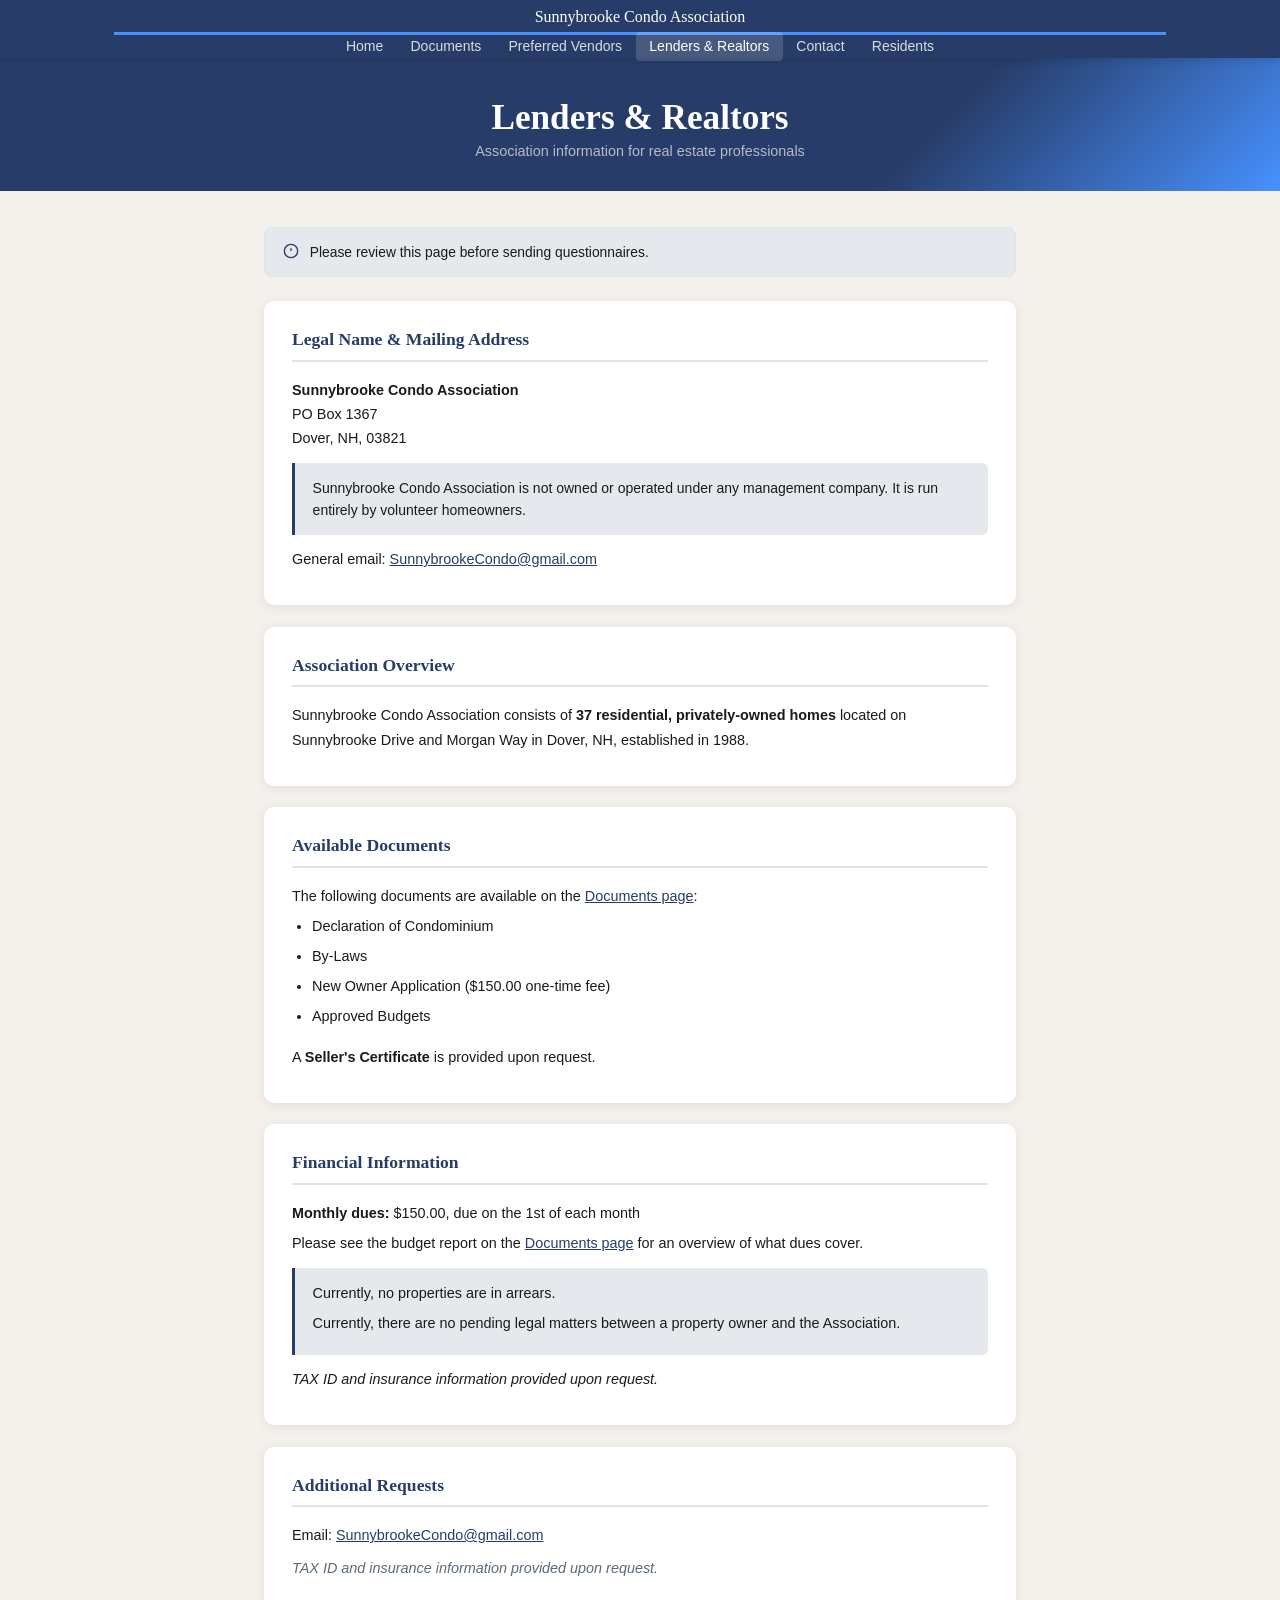
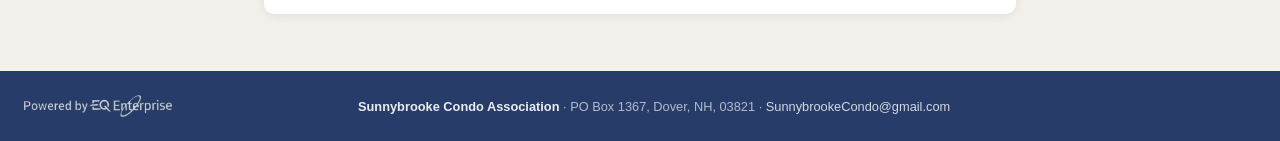
<file: lenders.html>
<!DOCTYPE html>
<html lang="en">
<head>
<meta charset="UTF-8"/>
<meta name="viewport" content="width=device-width,initial-scale=1.0"/>
<title>Lenders & Realtors - Sunnybrooke Condo Association</title>
<link rel="stylesheet" href="style.css"/>
<link rel="manifest" href="manifest.json"/>
<link rel="icon" href="icon-192.png" type="image/png"/>
<link rel="apple-touch-icon" href="apple-touch-icon.png"/>
<meta name="mobile-web-app-capable" content="yes"/>
<meta name="apple-mobile-web-app-capable" content="yes"/>
<meta name="apple-mobile-web-app-status-bar-style" content="black-translucent"/>
<meta name="apple-mobile-web-app-title" content="Sunnybrooke Condo Association"/>
</head>
<body>


<script>
  function toggleMenu(){var nl=document.getElementById("nav-links");if(nl)nl.classList.toggle("open");}
  var deferredInstallPrompt=null;
  window.addEventListener("beforeinstallprompt",function(e){e.preventDefault();deferredInstallPrompt=e;});
  function installApp(){
    var isIOS=/iphone|ipad|ipod/i.test(navigator.userAgent);
    if(isIOS){
      alert("To install: tap the Share icon, then \"Add to Home Screen\".");
      return;
    }
    if(deferredInstallPrompt){
      deferredInstallPrompt.prompt();
      deferredInstallPrompt.userChoice.then(function(){deferredInstallPrompt=null;});
    } else {
      alert("To install: open your browser menu and choose \"Install app\" or \"Add to Home Screen\".");
    }
  }
</script>
<nav>
  <div class="nav-inner">
    <div class="nav-brand-row">
      <a class="nav-brand" href="index.html">Sunnybrooke Condo Association</a>
      <button class="hamburger" onclick="toggleMenu()" aria-label="Menu"><span></span><span></span><span></span></button>
    </div>
    <ul class="nav-links" id="nav-links">
      <li class="nav-install-item"><a href="#" onclick="installApp();return false;">Install The SCA App!</a></li>
      <li><a href="index.html">Home</a></li>
      <li><a href="documents.html">Documents</a></li>
      <li><a href="vendors.html">Preferred Vendors</a></li>
      <li><a href="lenders.html" class="active">Lenders &amp; Realtors</a></li>
      <li><a href="contact.html">Contact</a></li>
      <li><a href="residents.html">Residents</a></li>
    </ul>
  </div>
</nav>
<main>
<div class="page-header"><h1>Lenders &amp; Realtors</h1><p>Association information for real estate professionals</p></div>
<div class="container" style="max-width:800px;">
<div class="notice"><svg width="16" height="16" fill="none" stroke="currentColor" stroke-width="2" viewBox="0 0 24 24"><circle cx="12" cy="12" r="10"/><line x1="12" y1="8" x2="12" y2="12"/><line x1="12" y1="16" x2="12.01" y2="16"/></svg>Please review this page before sending questionnaires.</div>
<div class="info-block"><h2>Legal Name &amp; Mailing Address</h2><p><strong>Sunnybrooke Condo Association</strong><br>PO Box 1367<br>Dover, NH, 03821</p><div class="highlight-box">Sunnybrooke Condo Association is not owned or operated under any management company. It is run entirely by volunteer homeowners.</div><p>General email: <a href="mailto:SunnybrookeCondo@gmail.com">SunnybrookeCondo@gmail.com</a></p></div>
<div class="info-block"><h2>Association Overview</h2><p>Sunnybrooke Condo Association consists of <strong>37 residential, privately-owned homes</strong> located on Sunnybrooke Drive and Morgan Way in Dover, NH, established in 1988.</p></div>
<div class="info-block"><h2>Available Documents</h2><p>The following documents are available on the <a href="documents.html">Documents page</a>:</p><ul><li>Declaration of Condominium</li><li>By-Laws</li><li>New Owner Application ($150.00 one-time fee)</li><li>Approved Budgets</li></ul><p style="margin-top:1rem;">A <strong>Seller's Certificate</strong> is provided upon request.</p></div>
<div class="info-block"><h2>Financial Information</h2>
<p><strong>Monthly dues:</strong> $150.00, due on the 1st of each month</p>
<p>Please see the budget report on the <a href="documents.html">Documents page</a> for an overview of what dues cover.</p>
<div class="highlight-box">
<p>Currently, no properties are in arrears.</p>
<p>Currently, there are no pending legal matters between a property owner and the Association.</p>
</div>
<p style="margin-top:0.75rem;"><em>TAX ID and insurance information provided upon request.</em></p>
</div>
<div class="info-block"><h2>Additional Requests</h2><p>Email: <a href="mailto:SunnybrookeCondo@gmail.com">SunnybrookeCondo@gmail.com</a></p><p style="margin-top:0.5rem;font-style:italic;color:var(--text-muted);">TAX ID and insurance information provided upon request.</p></div>
</div></main>
<footer>
  <div class="footer-inner">
    <div class="footer-brand-wrap"><span class="footer-brand"><a href="https://www.facebook.com/profile.php?id=61590887171758" target="_blank" rel="noopener" style="display:inline-block;line-height:0;"><img src="brandlogo.png" alt="logo" style="height:22px;width:auto;vertical-align:middle;opacity:0.75;"/></a></span></div>
    <p><strong>Sunnybrooke Condo Association</strong> &middot; PO Box 1367, Dover, NH, 03821 &middot; <a href="mailto:SunnybrookeCondo@gmail.com">SunnybrookeCondo@gmail.com</a></p>
    <div class="footer-brand-spacer"></div>
  </div>
</footer>
</body>
</html>
</file>
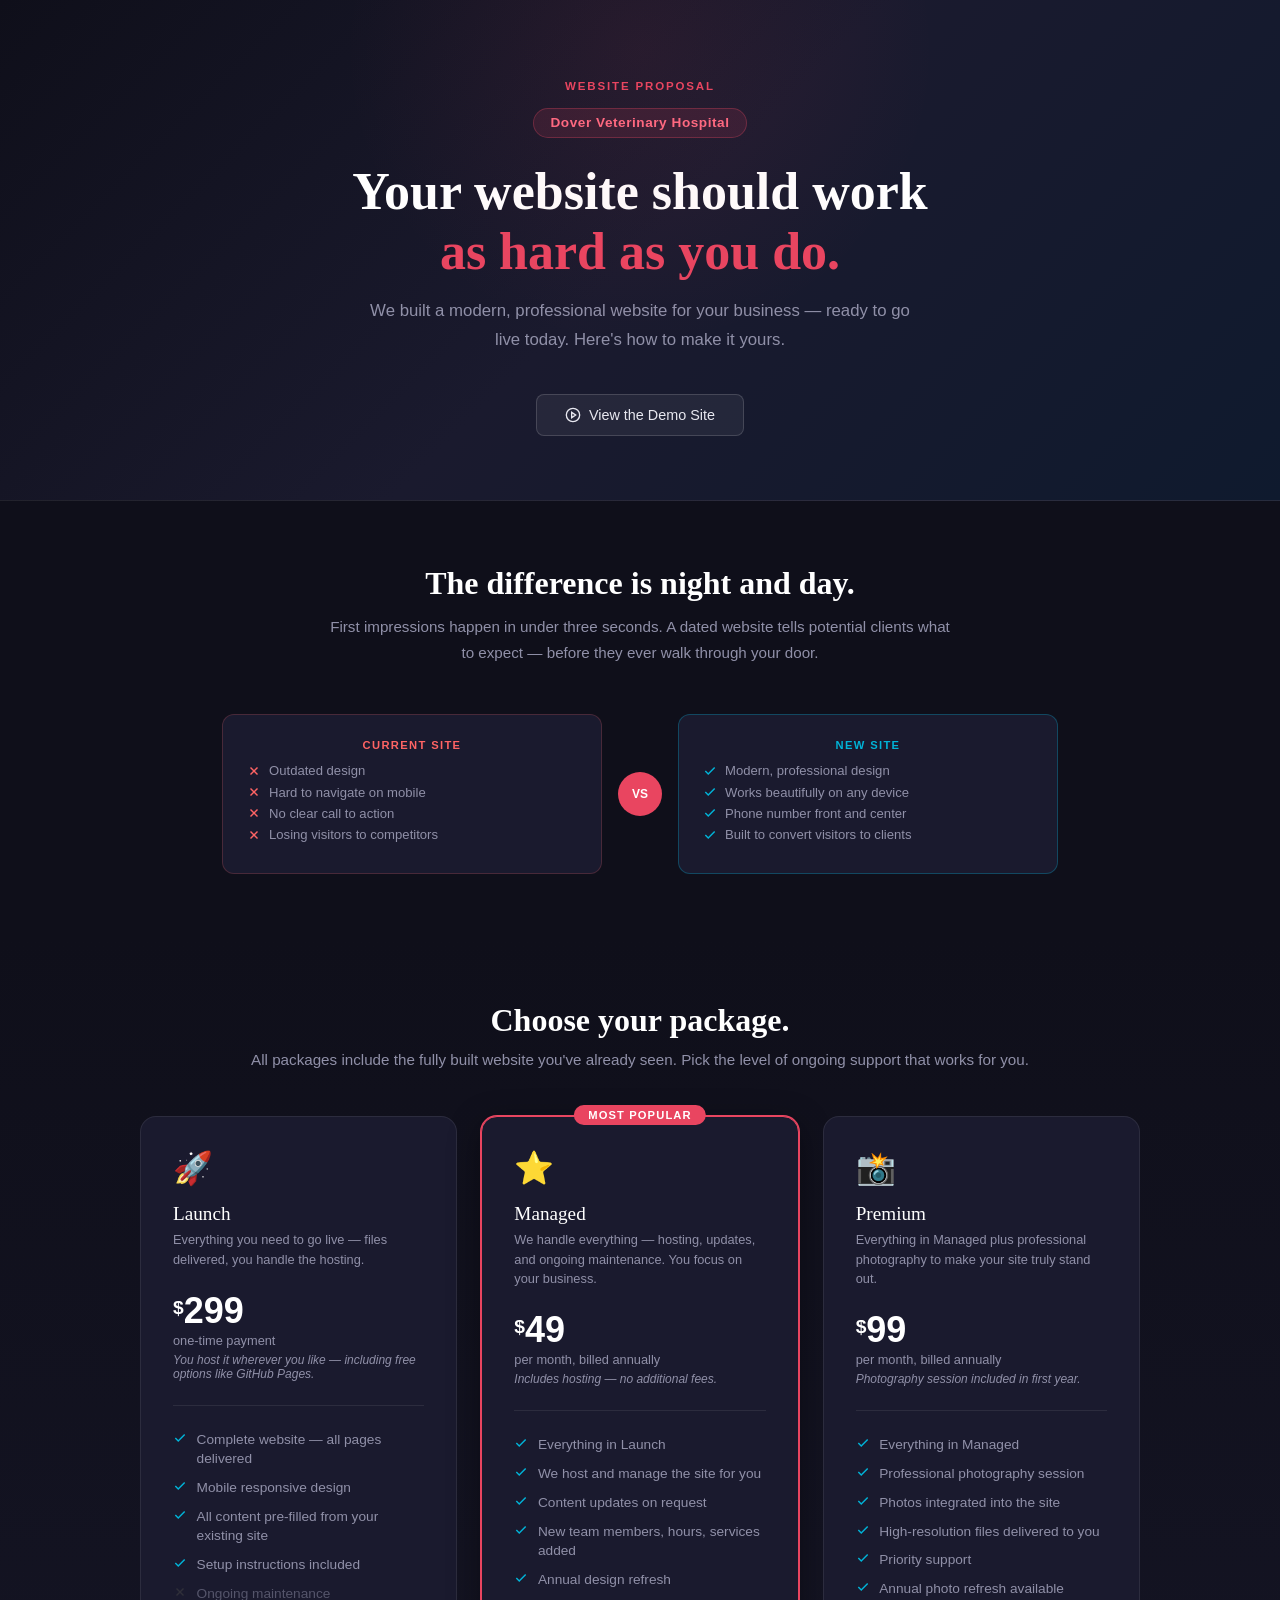
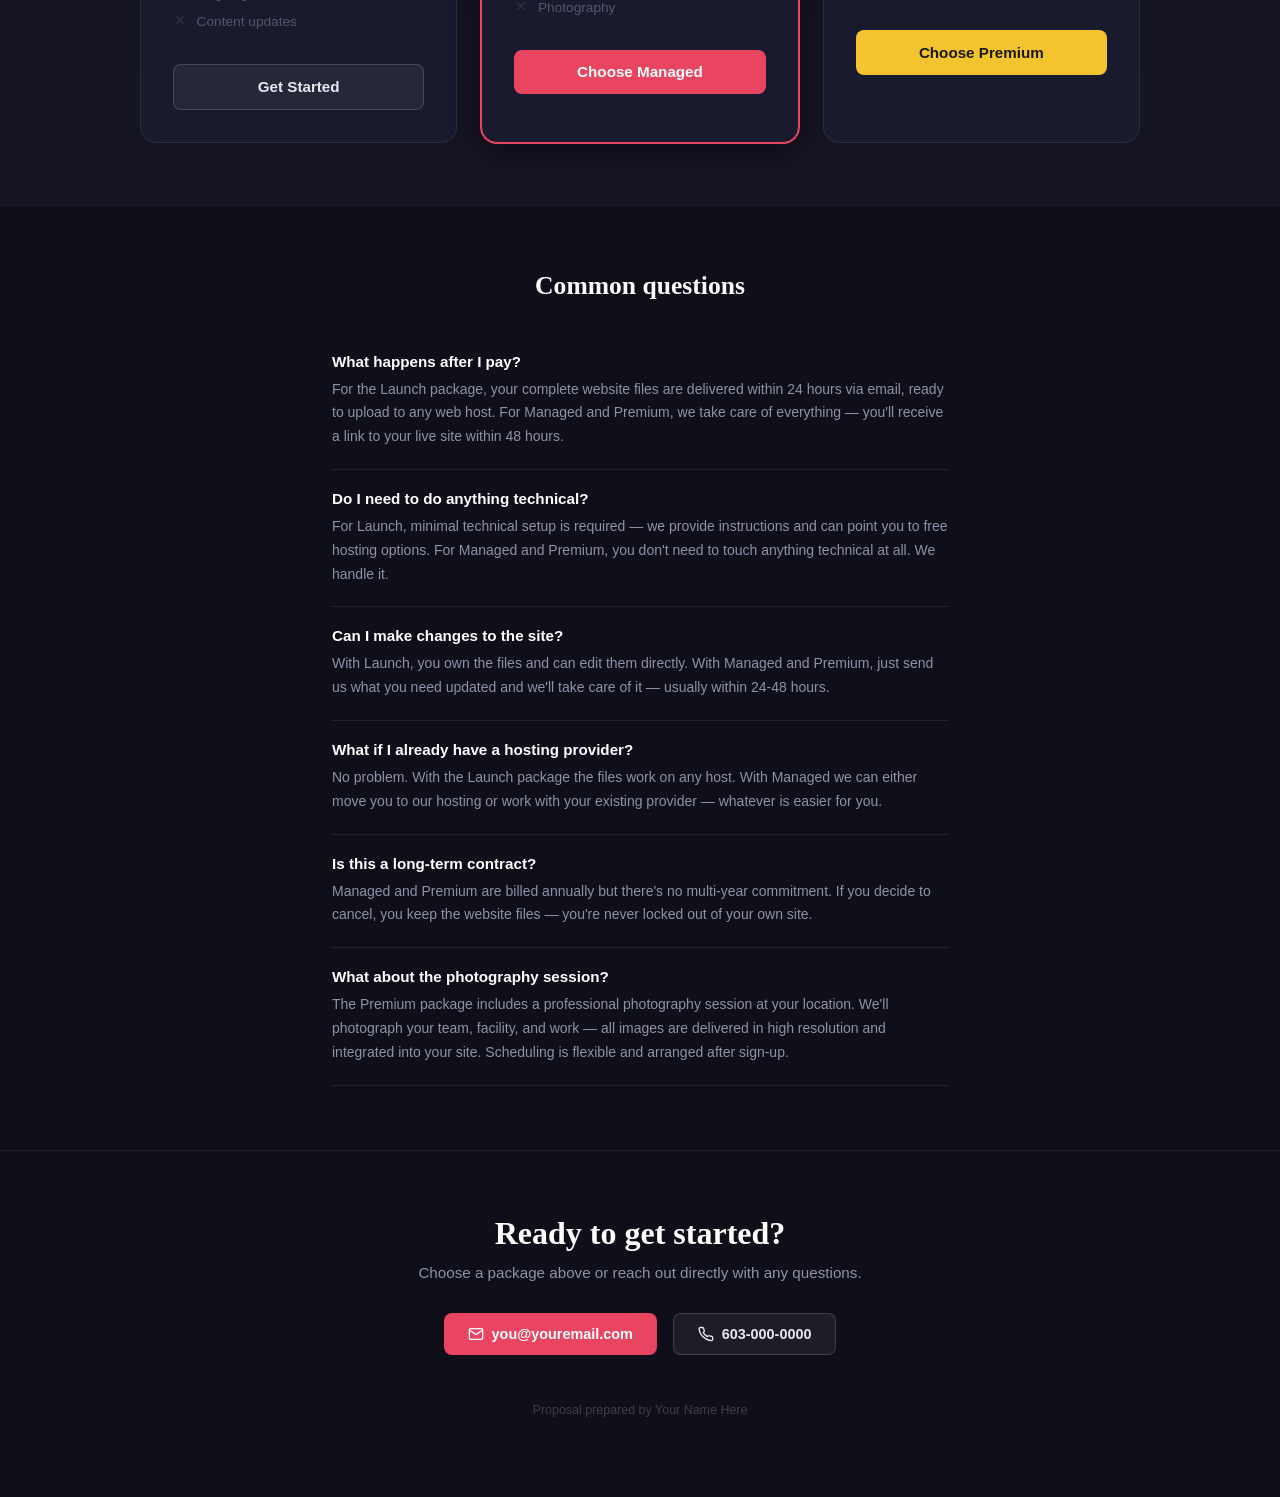
<file: offer.html>
<!DOCTYPE html>
<html lang="en">
<head>
  <meta charset="UTF-8" />
  <meta name="viewport" content="width=device-width, initial-scale=1.0" />
  <title>Website Proposal</title>
  <style>
    :root {
      --dark:        #0f0f1a;
      --dark-card:   #1a1a2e;
      --accent:      #e94560;
      --accent-light:#ff6b82;
      --gold:        #f4c430;
      --teal:        #00b4d8;
      --text:        #e8e8f0;
      --text-muted:  #9090a8;
      --border:      rgba(255,255,255,0.08);
      --shadow:      0 8px 32px rgba(0,0,0,0.4);
    }

    *, *::before, *::after { box-sizing: border-box; margin: 0; padding: 0; }
    html { scroll-behavior: smooth; }

    body {
      font-family: -apple-system, 'Helvetica Neue', Arial, sans-serif;
      background: var(--dark);
      color: var(--text);
      min-height: 100vh;
    }

    /* ── HERO ── */
    .hero {
      background: linear-gradient(135deg, #0f0f1a 0%, #1a1a2e 50%, #0f1a2e 100%);
      padding: 5rem 2rem 4rem;
      text-align: center;
      border-bottom: 1px solid var(--border);
      position: relative;
      overflow: hidden;
    }

    .hero::before {
      content: '';
      position: absolute;
      top: -50%;
      left: 50%;
      transform: translateX(-50%);
      width: 600px;
      height: 600px;
      background: radial-gradient(circle, rgba(233,69,96,0.08) 0%, transparent 70%);
      pointer-events: none;
    }

    .hero-eyebrow {
      font-size: 0.72rem;
      font-weight: 700;
      letter-spacing: 0.16em;
      text-transform: uppercase;
      color: var(--accent);
      margin-bottom: 1rem;
    }

    .hero h1 {
      font-family: Georgia, serif;
      font-size: clamp(2rem, 5vw, 3.25rem);
      color: #fff;
      line-height: 1.15;
      margin-bottom: 1rem;
    }

    .hero h1 span { color: var(--accent); }

    .business-name {
      display: inline-block;
      background: rgba(233,69,96,0.12);
      border: 1px solid rgba(233,69,96,0.3);
      color: var(--accent-light);
      font-size: 0.85rem;
      font-weight: 600;
      padding: 0.4rem 1rem;
      border-radius: 100px;
      margin-bottom: 1.5rem;
      letter-spacing: 0.04em;
    }

    .hero-sub {
      font-size: 1.05rem;
      color: var(--text-muted);
      max-width: 560px;
      margin: 0 auto 2.5rem;
      line-height: 1.7;
    }

    .hero-preview-btn {
      display: inline-flex;
      align-items: center;
      gap: 0.5rem;
      padding: 0.75rem 1.75rem;
      background: rgba(255,255,255,0.06);
      border: 1px solid rgba(255,255,255,0.15);
      border-radius: 8px;
      color: var(--text);
      text-decoration: none;
      font-size: 0.9rem;
      transition: background 0.2s;
    }

    .hero-preview-btn:hover { background: rgba(255,255,255,0.1); }

    /* ── CONTRAST SECTION ── */
    .contrast-section {
      max-width: 900px;
      margin: 0 auto;
      padding: 4rem 2rem;
      text-align: center;
    }

    .contrast-section h2 {
      font-family: Georgia, serif;
      font-size: clamp(1.4rem, 3vw, 2rem);
      color: #fff;
      margin-bottom: 0.75rem;
    }

    .contrast-section p {
      color: var(--text-muted);
      font-size: 0.95rem;
      line-height: 1.7;
      max-width: 620px;
      margin: 0 auto 3rem;
    }

    .contrast-grid {
      display: grid;
      grid-template-columns: 1fr auto 1fr;
      gap: 1rem;
      align-items: center;
    }

    .contrast-card {
      background: var(--dark-card);
      border-radius: 12px;
      padding: 1.5rem;
      border: 1px solid var(--border);
    }

    .contrast-card.before { border-color: rgba(255,100,100,0.2); }
    .contrast-card.after  { border-color: rgba(0,180,216,0.3); }

    .contrast-label {
      font-size: 0.7rem;
      font-weight: 700;
      letter-spacing: 0.12em;
      text-transform: uppercase;
      margin-bottom: 0.75rem;
    }

    .contrast-card.before .contrast-label { color: #ff6464; }
    .contrast-card.after  .contrast-label { color: var(--teal); }

    .contrast-item {
      display: flex;
      align-items: center;
      gap: 0.5rem;
      font-size: 0.82rem;
      color: var(--text-muted);
      margin-bottom: 0.4rem;
      text-align: left;
    }

    .contrast-item svg { flex-shrink: 0; }
    .contrast-card.before .contrast-item svg { color: #ff6464; }
    .contrast-card.after  .contrast-item svg { color: var(--teal); }

    .vs-badge {
      width: 44px;
      height: 44px;
      background: var(--accent);
      border-radius: 50%;
      display: flex;
      align-items: center;
      justify-content: center;
      font-size: 0.75rem;
      font-weight: 800;
      color: #fff;
      flex-shrink: 0;
    }

    /* ── PACKAGES ── */
    .packages-section {
      padding: 4rem 2rem;
      background: linear-gradient(180deg, transparent 0%, rgba(26,26,46,0.5) 100%);
    }

    .packages-section h2 {
      font-family: Georgia, serif;
      font-size: clamp(1.4rem, 3vw, 2rem);
      color: #fff;
      text-align: center;
      margin-bottom: 0.75rem;
    }

    .packages-section > p {
      color: var(--text-muted);
      text-align: center;
      font-size: 0.95rem;
      margin-bottom: 3rem;
    }

    .packages-grid {
      display: grid;
      grid-template-columns: repeat(auto-fit, minmax(280px, 1fr));
      gap: 1.5rem;
      max-width: 1000px;
      margin: 0 auto;
    }

    .package-card {
      background: var(--dark-card);
      border-radius: 16px;
      padding: 2rem;
      border: 1px solid var(--border);
      position: relative;
      transition: transform 0.2s, box-shadow 0.2s;
    }

    .package-card:hover {
      transform: translateY(-4px);
      box-shadow: var(--shadow);
    }

    .package-card.featured {
      border-color: var(--accent);
      box-shadow: 0 0 0 1px var(--accent), var(--shadow);
    }

    .featured-badge {
      position: absolute;
      top: -12px;
      left: 50%;
      transform: translateX(-50%);
      background: var(--accent);
      color: #fff;
      font-size: 0.7rem;
      font-weight: 700;
      letter-spacing: 0.1em;
      text-transform: uppercase;
      padding: 0.25rem 0.9rem;
      border-radius: 100px;
      white-space: nowrap;
    }

    .package-icon {
      font-size: 2rem;
      margin-bottom: 1rem;
    }

    .package-name {
      font-family: Georgia, serif;
      font-size: 1.2rem;
      color: #fff;
      margin-bottom: 0.35rem;
    }

    .package-tagline {
      font-size: 0.8rem;
      color: var(--text-muted);
      margin-bottom: 1.5rem;
      line-height: 1.5;
    }

    .package-price {
      margin-bottom: 1.5rem;
      padding-bottom: 1.5rem;
      border-bottom: 1px solid var(--border);
    }

    .price-amount {
      font-size: 2.25rem;
      font-weight: 800;
      color: #fff;
      line-height: 1;
    }

    .price-amount .currency { font-size: 1.2rem; vertical-align: top; margin-top: 0.35rem; display: inline-block; }
    .price-period { font-size: 0.8rem; color: var(--text-muted); margin-top: 0.25rem; }
    .price-note   { font-size: 0.75rem; color: var(--text-muted); margin-top: 0.35rem; font-style: italic; }

    .package-features { list-style: none; margin-bottom: 2rem; }

    .package-features li {
      display: flex;
      align-items: flex-start;
      gap: 0.6rem;
      font-size: 0.855rem;
      color: var(--text-muted);
      margin-bottom: 0.6rem;
      line-height: 1.4;
    }

    .package-features li svg { color: var(--teal); flex-shrink: 0; margin-top: 1px; }
    .package-features li.muted svg { color: #444; }
    .package-features li.muted { opacity: 0.5; }

    .pkg-btn {
      display: block;
      width: 100%;
      padding: 0.85rem;
      border-radius: 8px;
      font-size: 0.95rem;
      font-weight: 600;
      text-align: center;
      text-decoration: none;
      cursor: pointer;
      border: none;
      transition: opacity 0.2s, transform 0.15s;
      font-family: inherit;
    }

    .pkg-btn:hover { opacity: 0.88; transform: translateY(-1px); }
    .pkg-btn.primary { background: var(--accent); color: #fff; }
    .pkg-btn.secondary { background: rgba(255,255,255,0.06); color: var(--text); border: 1px solid rgba(255,255,255,0.15); }
    .pkg-btn.gold { background: var(--gold); color: #1a1a00; }

    /* ── FAQ ── */
    .faq-section {
      max-width: 680px;
      margin: 0 auto;
      padding: 4rem 2rem;
    }

    .faq-section h2 {
      font-family: Georgia, serif;
      font-size: 1.6rem;
      color: #fff;
      text-align: center;
      margin-bottom: 2rem;
    }

    .faq-item {
      border-bottom: 1px solid var(--border);
      padding: 1.25rem 0;
    }

    .faq-q {
      font-size: 0.95rem;
      color: #fff;
      font-weight: 600;
      margin-bottom: 0.5rem;
    }

    .faq-a {
      font-size: 0.875rem;
      color: var(--text-muted);
      line-height: 1.7;
    }

    /* ── FOOTER CTA ── */
    .footer-cta {
      text-align: center;
      padding: 4rem 2rem 5rem;
      border-top: 1px solid var(--border);
    }

    .footer-cta h2 {
      font-family: Georgia, serif;
      font-size: clamp(1.4rem, 3vw, 2rem);
      color: #fff;
      margin-bottom: 0.75rem;
    }

    .footer-cta p {
      color: var(--text-muted);
      font-size: 0.95rem;
      margin-bottom: 2rem;
    }

    .contact-links {
      display: flex;
      gap: 1rem;
      justify-content: center;
      flex-wrap: wrap;
    }

    .contact-link {
      display: inline-flex;
      align-items: center;
      gap: 0.5rem;
      padding: 0.75rem 1.5rem;
      border-radius: 8px;
      font-size: 0.9rem;
      font-weight: 600;
      text-decoration: none;
      transition: opacity 0.2s;
    }

    .contact-link:hover { opacity: 0.85; }
    .contact-link.email { background: var(--accent); color: #fff; }
    .contact-link.phone { background: rgba(255,255,255,0.06); color: var(--text); border: 1px solid rgba(255,255,255,0.15); }

    .built-by {
      margin-top: 3rem;
      font-size: 0.78rem;
      color: rgba(255,255,255,0.2);
    }

    @media (max-width: 640px) {
      .contrast-grid { grid-template-columns: 1fr; }
      .vs-badge { display: none; }
      .hero { padding: 3rem 1.5rem 2.5rem; }
    }
  </style>
</head>
<body>

<!-- ════════════════════════════════════════════════════════
     CONFIGURATION — edit the values below to personalize
     this offer page for each client pitch.
     ════════════════════════════════════════════════════════ -->
<script>
  const CONFIG = {
    // YOUR details
    yourName:    'Your Name Here',
    yourEmail:   'you@youremail.com',
    yourPhone:   '603-000-0000',

    // The CLIENT you are pitching
    businessName: 'Dover Veterinary Hospital',
    demoUrl:      'https://yourgithub.io/dover-vet-demo',  // link to the demo site

    // PAYMENT LINKS — paste your Stripe Payment Link URLs here
    // Get these from dashboard.stripe.com → Payment Links → Create
    // Or use PayPal.me links if you prefer
    stripeBasic:    'https://buy.stripe.com/YOUR_BASIC_LINK',
    stripePro:      'https://buy.stripe.com/YOUR_PRO_LINK',
    stripePremium:  'https://buy.stripe.com/YOUR_PREMIUM_LINK',

    // PRICING — adjust as you see fit
    priceBasic:    '299',
    pricePro:      '49',      // per month
    pricePremium:  '99',      // per month

    // Optional: override any package feature lists below in the HTML
  };
</script>

<!-- ── HERO ── -->
<section class="hero">
  <div class="hero-eyebrow">Website Proposal</div>
  <div class="business-name" id="business-badge"></div>
  <h1>Your website should work<br><span>as hard as you do.</span></h1>
  <p class="hero-sub">We built a modern, professional website for your business — ready to go live today. Here's how to make it yours.</p>
  <a class="hero-preview-btn" id="demo-link" href="#" target="_blank">
    <svg width="16" height="16" fill="none" stroke="currentColor" stroke-width="2" viewBox="0 0 24 24"><circle cx="12" cy="12" r="10"/><polygon points="10 8 16 12 10 16 10 8"/></svg>
    View the Demo Site
  </a>
</section>

<!-- ── BEFORE / AFTER ── -->
<div class="contrast-section">
  <h2>The difference is night and day.</h2>
  <p>First impressions happen in under three seconds. A dated website tells potential clients what to expect — before they ever walk through your door.</p>

  <div class="contrast-grid">
    <div class="contrast-card before">
      <div class="contrast-label">Current Site</div>
      <div class="contrast-item">
        <svg width="14" height="14" fill="none" stroke="currentColor" stroke-width="2.5" viewBox="0 0 24 24"><line x1="18" y1="6" x2="6" y2="18"/><line x1="6" y1="6" x2="18" y2="18"/></svg>
        Outdated design
      </div>
      <div class="contrast-item">
        <svg width="14" height="14" fill="none" stroke="currentColor" stroke-width="2.5" viewBox="0 0 24 24"><line x1="18" y1="6" x2="6" y2="18"/><line x1="6" y1="6" x2="18" y2="18"/></svg>
        Hard to navigate on mobile
      </div>
      <div class="contrast-item">
        <svg width="14" height="14" fill="none" stroke="currentColor" stroke-width="2.5" viewBox="0 0 24 24"><line x1="18" y1="6" x2="6" y2="18"/><line x1="6" y1="6" x2="18" y2="18"/></svg>
        No clear call to action
      </div>
      <div class="contrast-item">
        <svg width="14" height="14" fill="none" stroke="currentColor" stroke-width="2.5" viewBox="0 0 24 24"><line x1="18" y1="6" x2="6" y2="18"/><line x1="6" y1="6" x2="18" y2="18"/></svg>
        Losing visitors to competitors
      </div>
    </div>

    <div class="vs-badge">VS</div>

    <div class="contrast-card after">
      <div class="contrast-label">New Site</div>
      <div class="contrast-item">
        <svg width="14" height="14" fill="none" stroke="currentColor" stroke-width="2.5" viewBox="0 0 24 24"><polyline points="20 6 9 17 4 12"/></svg>
        Modern, professional design
      </div>
      <div class="contrast-item">
        <svg width="14" height="14" fill="none" stroke="currentColor" stroke-width="2.5" viewBox="0 0 24 24"><polyline points="20 6 9 17 4 12"/></svg>
        Works beautifully on any device
      </div>
      <div class="contrast-item">
        <svg width="14" height="14" fill="none" stroke="currentColor" stroke-width="2.5" viewBox="0 0 24 24"><polyline points="20 6 9 17 4 12"/></svg>
        Phone number front and center
      </div>
      <div class="contrast-item">
        <svg width="14" height="14" fill="none" stroke="currentColor" stroke-width="2.5" viewBox="0 0 24 24"><polyline points="20 6 9 17 4 12"/></svg>
        Built to convert visitors to clients
      </div>
    </div>
  </div>
</div>

<!-- ── PACKAGES ── -->
<section class="packages-section">
  <h2>Choose your package.</h2>
  <p>All packages include the fully built website you've already seen. Pick the level of ongoing support that works for you.</p>

  <div class="packages-grid">

    <!-- BASIC -->
    <div class="package-card">
      <div class="package-icon">🚀</div>
      <div class="package-name">Launch</div>
      <div class="package-tagline">Everything you need to go live — files delivered, you handle the hosting.</div>
      <div class="package-price">
        <div class="price-amount"><span class="currency">$</span><span id="price-basic"></span></div>
        <div class="price-period">one-time payment</div>
        <div class="price-note">You host it wherever you like — including free options like GitHub Pages.</div>
      </div>
      <ul class="package-features">
        <li><svg width="14" height="14" fill="none" stroke="currentColor" stroke-width="2.5" viewBox="0 0 24 24"><polyline points="20 6 9 17 4 12"/></svg>Complete website — all pages delivered</li>
        <li><svg width="14" height="14" fill="none" stroke="currentColor" stroke-width="2.5" viewBox="0 0 24 24"><polyline points="20 6 9 17 4 12"/></svg>Mobile responsive design</li>
        <li><svg width="14" height="14" fill="none" stroke="currentColor" stroke-width="2.5" viewBox="0 0 24 24"><polyline points="20 6 9 17 4 12"/></svg>All content pre-filled from your existing site</li>
        <li><svg width="14" height="14" fill="none" stroke="currentColor" stroke-width="2.5" viewBox="0 0 24 24"><polyline points="20 6 9 17 4 12"/></svg>Setup instructions included</li>
        <li class="muted"><svg width="14" height="14" fill="none" stroke="currentColor" stroke-width="2.5" viewBox="0 0 24 24"><line x1="18" y1="6" x2="6" y2="18"/><line x1="6" y1="6" x2="18" y2="18"/></svg>Ongoing maintenance</li>
        <li class="muted"><svg width="14" height="14" fill="none" stroke="currentColor" stroke-width="2.5" viewBox="0 0 24 24"><line x1="18" y1="6" x2="6" y2="18"/><line x1="6" y1="6" x2="18" y2="18"/></svg>Content updates</li>
      </ul>
      <a class="pkg-btn secondary" id="btn-basic" href="#" target="_blank">Get Started</a>
    </div>

    <!-- PRO — FEATURED -->
    <div class="package-card featured">
      <div class="featured-badge">Most Popular</div>
      <div class="package-icon">⭐</div>
      <div class="package-name">Managed</div>
      <div class="package-tagline">We handle everything — hosting, updates, and ongoing maintenance. You focus on your business.</div>
      <div class="package-price">
        <div class="price-amount"><span class="currency">$</span><span id="price-pro"></span></div>
        <div class="price-period">per month, billed annually</div>
        <div class="price-note">Includes hosting — no additional fees.</div>
      </div>
      <ul class="package-features">
        <li><svg width="14" height="14" fill="none" stroke="currentColor" stroke-width="2.5" viewBox="0 0 24 24"><polyline points="20 6 9 17 4 12"/></svg>Everything in Launch</li>
        <li><svg width="14" height="14" fill="none" stroke="currentColor" stroke-width="2.5" viewBox="0 0 24 24"><polyline points="20 6 9 17 4 12"/></svg>We host and manage the site for you</li>
        <li><svg width="14" height="14" fill="none" stroke="currentColor" stroke-width="2.5" viewBox="0 0 24 24"><polyline points="20 6 9 17 4 12"/></svg>Content updates on request</li>
        <li><svg width="14" height="14" fill="none" stroke="currentColor" stroke-width="2.5" viewBox="0 0 24 24"><polyline points="20 6 9 17 4 12"/></svg>New team members, hours, services added</li>
        <li><svg width="14" height="14" fill="none" stroke="currentColor" stroke-width="2.5" viewBox="0 0 24 24"><polyline points="20 6 9 17 4 12"/></svg>Annual design refresh</li>
        <li class="muted"><svg width="14" height="14" fill="none" stroke="currentColor" stroke-width="2.5" viewBox="0 0 24 24"><line x1="18" y1="6" x2="6" y2="18"/><line x1="6" y1="6" x2="18" y2="18"/></svg>Photography</li>
      </ul>
      <a class="pkg-btn primary" id="btn-pro" href="#" target="_blank">Choose Managed</a>
    </div>

    <!-- PREMIUM -->
    <div class="package-card">
      <div class="package-icon">📸</div>
      <div class="package-name">Premium</div>
      <div class="package-tagline">Everything in Managed plus professional photography to make your site truly stand out.</div>
      <div class="package-price">
        <div class="price-amount"><span class="currency">$</span><span id="price-premium"></span></div>
        <div class="price-period">per month, billed annually</div>
        <div class="price-note">Photography session included in first year.</div>
      </div>
      <ul class="package-features">
        <li><svg width="14" height="14" fill="none" stroke="currentColor" stroke-width="2.5" viewBox="0 0 24 24"><polyline points="20 6 9 17 4 12"/></svg>Everything in Managed</li>
        <li><svg width="14" height="14" fill="none" stroke="currentColor" stroke-width="2.5" viewBox="0 0 24 24"><polyline points="20 6 9 17 4 12"/></svg>Professional photography session</li>
        <li><svg width="14" height="14" fill="none" stroke="currentColor" stroke-width="2.5" viewBox="0 0 24 24"><polyline points="20 6 9 17 4 12"/></svg>Photos integrated into the site</li>
        <li><svg width="14" height="14" fill="none" stroke="currentColor" stroke-width="2.5" viewBox="0 0 24 24"><polyline points="20 6 9 17 4 12"/></svg>High-resolution files delivered to you</li>
        <li><svg width="14" height="14" fill="none" stroke="currentColor" stroke-width="2.5" viewBox="0 0 24 24"><polyline points="20 6 9 17 4 12"/></svg>Priority support</li>
        <li><svg width="14" height="14" fill="none" stroke="currentColor" stroke-width="2.5" viewBox="0 0 24 24"><polyline points="20 6 9 17 4 12"/></svg>Annual photo refresh available</li>
      </ul>
      <a class="pkg-btn gold" id="btn-premium" href="#" target="_blank">Choose Premium</a>
    </div>

  </div>
</section>

<!-- ── FAQ ── -->
<div class="faq-section">
  <h2>Common questions</h2>

  <div class="faq-item">
    <div class="faq-q">What happens after I pay?</div>
    <div class="faq-a">For the Launch package, your complete website files are delivered within 24 hours via email, ready to upload to any web host. For Managed and Premium, we take care of everything — you'll receive a link to your live site within 48 hours.</div>
  </div>

  <div class="faq-item">
    <div class="faq-q">Do I need to do anything technical?</div>
    <div class="faq-a">For Launch, minimal technical setup is required — we provide instructions and can point you to free hosting options. For Managed and Premium, you don't need to touch anything technical at all. We handle it.</div>
  </div>

  <div class="faq-item">
    <div class="faq-q">Can I make changes to the site?</div>
    <div class="faq-a">With Launch, you own the files and can edit them directly. With Managed and Premium, just send us what you need updated and we'll take care of it — usually within 24-48 hours.</div>
  </div>

  <div class="faq-item">
    <div class="faq-q">What if I already have a hosting provider?</div>
    <div class="faq-a">No problem. With the Launch package the files work on any host. With Managed we can either move you to our hosting or work with your existing provider — whatever is easier for you.</div>
  </div>

  <div class="faq-item">
    <div class="faq-q">Is this a long-term contract?</div>
    <div class="faq-a">Managed and Premium are billed annually but there's no multi-year commitment. If you decide to cancel, you keep the website files — you're never locked out of your own site.</div>
  </div>

  <div class="faq-item">
    <div class="faq-q">What about the photography session?</div>
    <div class="faq-a" id="faq-photo">The Premium package includes a professional photography session at your location. We'll photograph your team, facility, and work — all images are delivered in high resolution and integrated into your site. Scheduling is flexible and arranged after sign-up.</div>
  </div>
</div>

<!-- ── FOOTER CTA ── -->
<div class="footer-cta">
  <h2>Ready to get started?</h2>
  <p>Choose a package above or reach out directly with any questions.</p>
  <div class="contact-links">
    <a class="contact-link email" id="footer-email" href="#">
      <svg width="16" height="16" fill="none" stroke="currentColor" stroke-width="2" viewBox="0 0 24 24"><path d="M4 4h16c1.1 0 2 .9 2 2v12c0 1.1-.9 2-2 2H4c-1.1 0-2-.9-2-2V6c0-1.1.9-2 2-2z"/><polyline points="22,6 12,13 2,6"/></svg>
      <span id="footer-email-text"></span>
    </a>
    <a class="contact-link phone" id="footer-phone" href="#">
      <svg width="16" height="16" fill="none" stroke="currentColor" stroke-width="2" viewBox="0 0 24 24"><path d="M22 16.92v3a2 2 0 0 1-2.18 2 19.79 19.79 0 0 1-8.63-3.07A19.5 19.5 0 0 1 4.69 13a19.79 19.79 0 0 1-3.07-8.67A2 2 0 0 1 3.6 2.24h3a2 2 0 0 1 2 1.72c.127.96.361 1.903.7 2.81a2 2 0 0 1-.45 2.11L7.91 9.91a16 16 0 0 0 6.09 6.09l.91-.91a2 2 0 0 1 2.11-.45c.907.339 1.85.573 2.81.7A2 2 0 0 1 22 16.92z"/></svg>
      <span id="footer-phone-text"></span>
    </a>
  </div>
  <div class="built-by" id="built-by"></div>
</div>

<script>
  // ── POPULATE PAGE FROM CONFIG ──────────────────────────────────────
  window.addEventListener('DOMContentLoaded', () => {

    // Check for ?for= URL parameter to personalize business name
    const params = new URLSearchParams(window.location.search);
    const bizOverride = params.get('for');
    const biz = bizOverride || CONFIG.businessName;

    // Hero
    document.getElementById('business-badge').textContent = biz;
    document.getElementById('demo-link').href = CONFIG.demoUrl;

    // Prices
    document.getElementById('price-basic').textContent   = CONFIG.priceBasic;
    document.getElementById('price-pro').textContent     = CONFIG.pricePro;
    document.getElementById('price-premium').textContent = CONFIG.pricePremium;

    // Payment buttons
    document.getElementById('btn-basic').href   = CONFIG.stripeBasic;
    document.getElementById('btn-pro').href     = CONFIG.stripePro;
    document.getElementById('btn-premium').href = CONFIG.stripePremium;

    // Footer contact
    document.getElementById('footer-email').href        = 'mailto:' + CONFIG.yourEmail;
    document.getElementById('footer-email-text').textContent = CONFIG.yourEmail;
    document.getElementById('footer-phone').href        = 'tel:' + CONFIG.yourPhone.replace(/\D/g,'');
    document.getElementById('footer-phone-text').textContent = CONFIG.yourPhone;
    document.getElementById('built-by').textContent     = 'Proposal prepared by ' + CONFIG.yourName;
  });
</script>

</body>
</html>
</file>
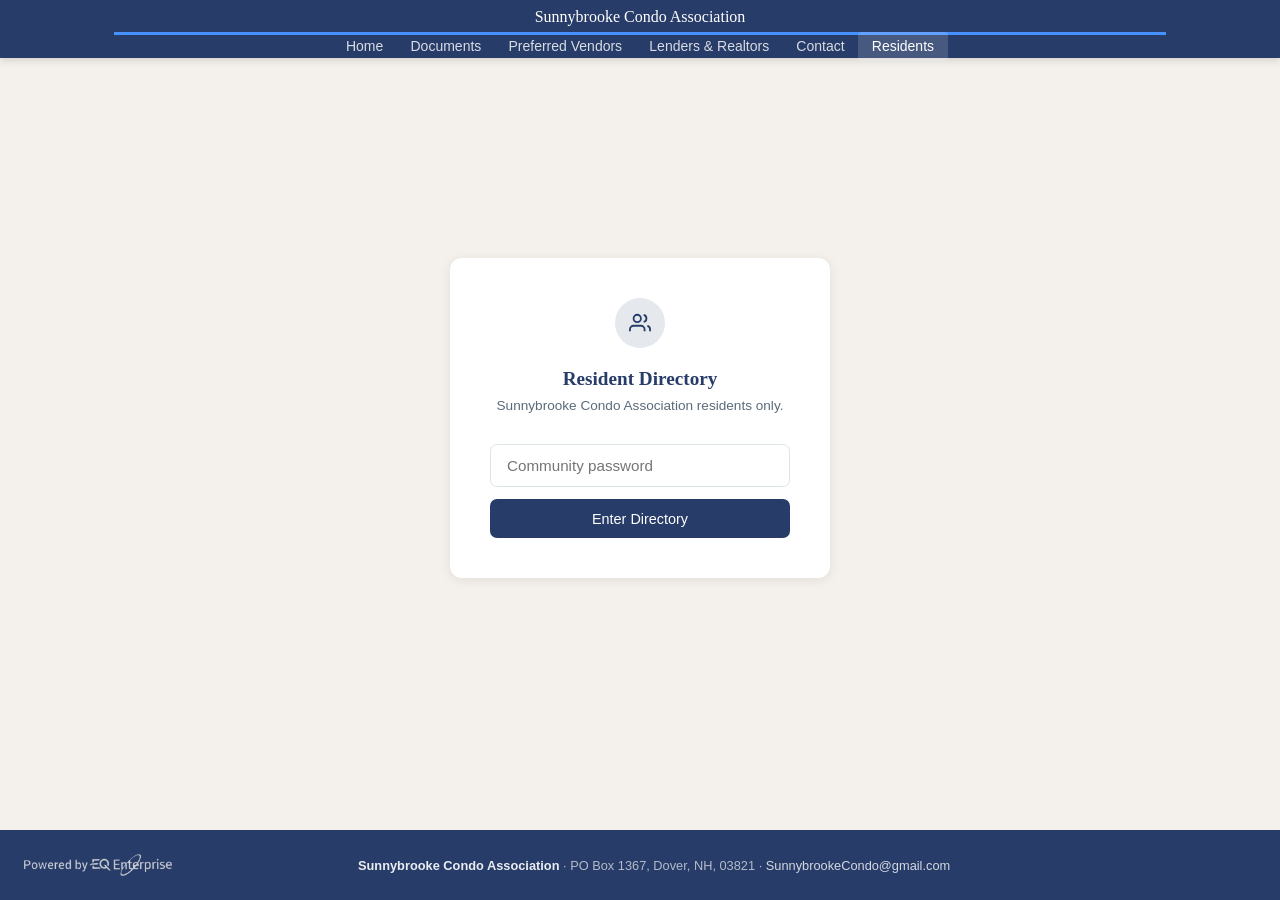
<file: residents.html>
<!DOCTYPE html>
<html lang="en">
<head>
<meta charset="UTF-8"/>
<meta name="viewport" content="width=device-width,initial-scale=1.0"/>
<title>Residents Directory - Sunnybrooke Condo Association</title>
<link rel="stylesheet" href="style.css"/>
<link rel="manifest" href="manifest.json"/>
<link rel="icon" href="icon-192.png" type="image/png"/>
<link rel="apple-touch-icon" href="apple-touch-icon.png"/>
<meta name="mobile-web-app-capable" content="yes"/>
<meta name="apple-mobile-web-app-capable" content="yes"/>
<meta name="apple-mobile-web-app-status-bar-style" content="black-translucent"/>
<meta name="apple-mobile-web-app-title" content="Sunnybrooke Condo Association"/>
<script>var ENC_CT="/8VaWo1uGCT7Q3B26E+N5DqSZjtoBG3jbNJVloiQJz+Mb73lRbgcsuBYAKaCnJndQvd+3tlHrVQN7HDsn2FpLxGlFkGq8c4BkExCpYZLkG3cl89p8VCJ1/ujxNhMS3K24Y3llAlCQ7OqqRCIcuE83dKzMTOm1EeZRW2vq4Qv2WFJBxTvk5f/aJP4Fish+DcVRkBBwlo0czFGmU3C1bGUdk1HeJk6iPGgj24zouuh2TVoNnF1jODflTcV5jal+6aJfG8+Yn4/Z4V9XcVzXezD6KwZOkO5pp1QuvfWv6M2JLKGAL+C2hK+nWwN8CRFaaswJ1B7WOWKKBSn5hSFrE2Nm10TOiMsYm9AMRd11bgSKalI6VV9U8fv64VRopURaGTBczRuKpA6G8cWoIiLn2CcyK+FYhbmWV8bh2O+lnDaxlvlMJktYjiuCPcUDdZ/h5Xlam3rlykePVRc6fBDSerwDgJaQv7X/suJs3qqv4fGPXMMaEBoZhLGFwkrh/2i2cHhjlYUMn7qyVLEMtqMWvPzUwo1tMz6Dpn+mnNBDAyekCUPzHarGj6f/ADEh4HxyJw6aDpXeyE1QrjO4Xnh6haKwEUfGwPQNhhN6TSo5bH5ou5Wys6z6I83xEo0jeWq1la2dWn9zFWRNNtFBNBOFpd/t9BemGNG2e+6O+bFk4mx68KXgrSnW8DtGB3C90wU0jculxknOKDtVCVSOaikjIGQ9fsarXWW/8N/KAAhpYSgNrnhZ9kbMFbOzI7+KsvYO+QT1YydMzF+vdH4F31SN/vAJ2ctfkjewF8IB/S6GOhxMxPSSSv/PMzbrabAQuC79a8tNJNBdJ7k30XNm6YwDdUNOPq4c5omCLBycx6LXC3Mp/[base64]//TsX/qdWwVKddEbkmkCTmBy91wwRIcVwFXv54EXKsay5djH00EBtsKt3bYn+9M94u/qCcmZ2TLfvmslxlFu0cEXMUBOQWvl0V47ChKGfXw9zwGKY+l95ZhfAilqGGdyTAVT3WtOj5nCa4KeW+OsD+jVs/x3yYIfoa4fFOz+uLazqnDH1eTPDPKw+DlUHQbx40ZaN5PFEP3Jizj2w1pDNA0dZoQrEOZasnwa9e4YiamVsYcMa5Jvk4zp0uWRNvBf0bbqnRlamd/89owo4x+2Lh6xcNwXENb94ZClqKRJBy11BB7t0HyWU2xPIQ/e5vi5nJA4lrsMuM386PIbTWgRPwZIuBIE6AS5kmEU8uhVE6JTpKS0oENkUrLY1+QX4L3uqvWHnVaO0bRZuvVcl+9bv9HcsTSQq/XJ1JeaPSTOCdO/[base64]/exfaBkpxa7biTiXN0fgIPVHFB7r0+uQUio3Swkir+3ht6Kb8WVZUu3lLfOXURnStwSUB26g1bwetIONTop6wSzD0E0/IdMIRHRdIz0M5U844FOWZIRNQd8IVilX+/2NZqtLo4uqD+9dGfxfI+gUvbHlKsttV6XYSJ8dLKMy5IkZHpilm4bBY8zEPDRQcPPvJgschxYJ0F5oXuHwPAP2U4quviX0DezyoMj1U/3l5FL8rtumL4DQLWzP/+CKCyN0oHIqDqvONseEPd/j9y4JnEPo6qHltO8z6LIFcCONZWM0gaXTobFg9UFRW1rSt1RhUG/+gMGujx7d/5ZswWyO5HU2b+OB4RMYIutJ1iOi7IYSkcG9YTslDJA9RUuH6gaRQax7HfABreDQvnPfttbcRydGg4a/C/y9YsIzV5LbtJRHuJNECD5odEE0hNYahlbVLMud9OHxaPHGqMRYlWUBHdh2SHg9Pv46+zY6pfqNEEuwf8ik0kyv7Z2EwqmkpNCjx9CEpuUV0G6vUd4APbH6Dg3762baqO4gmKIHY6KrA77ceTER8OIWrslWzFZjQNgPcaLg/exR6l8NsRKRMJaBG7SEbh1mRjIqes4aCv63EbnlimVoN9uP/17dLmkrxNYet6ybOitCh8Hid3J/[base64]/SNYPAir4ihlXO5fKXLLYBoRNFhBmjMyfw7Vd0UD3ArwkTDOSma7+ZJupB4h3Jf/7hNJsA/+Oa/YFW8/v4ZjDujM45ihYcluw+IUv34e/v7LSvyPBIyYU4bm9TSSrGgLpxomIevNuM8Qwt5IjyI+rqg3LnodCPl5dYQq08EV8lVUofYZhmng6VsEUX/Cq7PVz0g9kSwhFgLXSCPOHn2NaL0Vn5/01zA77R1s7LSIiA/UDxes71ppl9G41E8uf4CjcqAn0uC19WP21wQ/P12CHACMgvnHQQE2AmR1XoJjOIoeyHYpZCLSUFj7iIWYpnDkkw6RYgPIUL8/QEJmhEySqCVDVsl/C4wBeEMjAIbMLvluky9MNrVMt3vhXU3i44N4MbrHW0zLqnr8aOjqLVde7tCpaV3/dSSailv6jQpxd6bKZeT1Du+ldQAAyRFJrklpudwZFgvs3hZVhefDGzYHWjWnoS5tKC0xmB+wfxpEOuIXSFz8/VAvLbIQq/gbuyZT/zNqUkyvVw2LgEdl2m9KWBVUFnNfT2WBdhAn783XjhvLTLMrsQv3pPSLk2OmEw2ZMInfOHbByoFqDeFVPuMaVTdG7/5KJRZWHlLKG9iYC0DUMxTF19t/bJNq7t6Sz8v3hxbMNcRRIYH/MIbW907qpOLhPXqUIZ0Z54mvrH6yqmP8sOuXRsusD6WTcaaHUhlIFHtaFPZtd5TtpCh6rRSb5Su9RgCvrsrYttB1zJTksoEqk/LQ7qnRXg/69xFXLDgNFnRdVxSnVh8FliVw3UckvjrU9WWWCYfXhnPATIbXlDJExIA3vOZKOknCesGJiYBhrWhcbnrgDEz10y+AlQt2CVF2DvPmrKINDkherWjfNbLqHvz8TVZf1lCfb1vingFbJw1uQiGIAfpdDAldtv2pxGxWSOEf/iG+H3oWe8Gh6HFSFhNtH2DayFXtY+9dB/xPv1wLk6lHco2ekVRJva6n5CSjSi4DtFd827dvUBscYRl0ArHjXx2V/+7u6nHz2TvELTagpIdD+mxDU2U9XqFQyE8XjOezWpximHb0WEXmpN4gHQ6++zFSGGO28mlkg9K9vYYt/I7cSTN4ieioBs8e+tYRSZx4clE7vOGclf2ct8QLgGIBSlukr5pJiHF9Y3EHRlq4XH78H3N5RuPqJ2MvmQ7uYdBACKKUm0S3i+K4yLe+LhoU3kLU9GxpDNyqUpFOfcLoKGPTWImb19vLeBr9Q1ymq5gqDwxQzd+Gjrowr03/mtxk9Foh7AOeF4T+KBOwbu1H+08+ZFj8dpFNSrrSwkgQAjgorcJ9J2N1jQlwhQVTVSpRUblq4T+SD1DQzROBH/l5OKyCvtKkZ53vmHzlbtCpQF2T9Imc7uHbuk59nNAb4cNNdWlpFvZdluG0MK8pOVucXkQy1yCX66QWmUsa4WZIjoAhNe099HUvaLA/6Rg8oI1e6KdAmouZeR5wU/DMKQ1YKHfMGA4KhrH1tShRwfHEQvaecW+m+WF0/of/wXYHGxdc0eB/eeNJ2EBe9heIDmb3/msFFlwraU2LmMDYAeP7oDWJaNyu/Hgd6zls2GueQ9Djd5IEGKqkx5FDjI+BvEYnJenw210U1GyhW2q4bk58s0OIWiQV4LnN7zp0K5zkrgFxdfCU+rUoeaIIvVP6/9QgL6bWiIE34PY85mARWAElwuahvo9Lo4hZECKX8eCPGUrYuDNCZHHjbsr7JTWCHv8CyqgmbqVUh25AxOzMHlGD9Nw8BdwY6SCXTyAsnSRoZk/UbgResetWKu6JtOzI+mAPBdF7UnE66Npm6L3mkehvCQmznFgmmt6iv03dvJty6j9qxtJs3hjmub44QtKleqyBIAWarrr/qTw4Zso/VrcsjenRLDXPNhWXvuV5moQoS4skBYzFicX+Fje3oJ81bfDgUGTzP6D5QS7c4ckDvMbNeoq/QSG5VBcq7pOyy+njiSJAdguqWhyBOWd5hmWRLzhsT+Rmb/auCvJL6wp+K9HHF3W68IQbKD7SR38dApc23zzfQUu3JJGkANiVpwAPvPIC9+HIF+Z4A1yVDDaYfsHqgPYiJCoty5WjkUKQI/ee2nuhA/XO7Pyw6z81k+EqooyybNnLDuz/A9B8pl+7l2kze8y9zfz1/GuIEqqs6716QdIdNeR8qMxeGvFkju8RI4MEdCUSbXtJ6aUlUk+DQN9zEXKQuyQ3riOYo8YLA+QH86ByB58HUqdWf04xE4/qLWf6UwAviUudJy24aL7z1rq/14QGUAy7iDhVfmm7qG/NddgIkZjuUO7txUt5ycZeN6PJwhtJOZMqJgdvIYvoGilwBLmkOkufg9xTHxUD4oG8FsYMN5sAum3SK2Ya2b5xiSRcUr/T7FHp0YjHEN2TPiEfhVectRdWS7F8cKXIHUfSGj92oFdmfffS9MCirY7kEoqEADrrFV5UdsUOrmW+kJpalyLSfefdIVapLImgsRnM3CMnFbuHB4ZvdTA9eR/bEM0/iXsKTvMxrAnnhsoML8m2fBMVMof7eXLRRfb4FWfZZFATmqzKU+k7EXkqQyDlQIvLs4tfL1RdT6xA/hVO0qqfRHa3hRZZGnPPMiA/TFFnsgLDJUsvKJIM5y4ydRFg40qXaKes6o2QU4k1d67kTnPofyhq6N8OUWUMVxWASqeLOcM8wpiwElgthrtYR2fMugPSaHdBUk5eUwNgxSxvxSRRhE6xuWtiGas3Y0/3/Tkebv5r5ZKMgAoKjAlV7oJrq2u52/6MNZ39mH6lWR44ShNZVspkE6Wil/50kcQqhOmGyVMq49gWRrdKRdR9qrdLV2AyFzNAL4TQ72KAG50eBTv/kX3xYc18A4JcpqRrCBEowKUP3L8gYt5dAUIsLUBplxL2o3AK7AaegYLoF0NI3zgOwNtKf7XPyoESa+CxDBnJF14yuJfNPx0Q1a2V9fJCYq1OFKoiZQiK1U9Lzu0fY5W2j/Ap6YD7U81RQceqDss6HXk4s3jT/ETILcb/2F/qY7Wk623NXtSpaPaEfGqnDHd7HgUuTP/FT7ahGAdXvIE7kx7HEPXBpmrR0lSJ4cqhF4UeQ6zzEMPBXwRqLsvH8H+rmCNGEL8ucPtS0pAbLJlMkHKu9Ir5vBMfiuVw2ESeHJklHPSWERtMk3iqLYWw7DXttePpyIBhDUmjWMTl9+lCF0RAH1n4O5daGZOir/tB768drQLwB5p/2yhDWbsIsc3WhwloEbxIeq3pAmxPy9pa+EFv0dMCFy0yJz/Dxd0VbDpQHp57OfMRPxZR0vdES3sQAqzwmGTTSAQm+/kp1/ITU/KEMJgo31xnEmm2BRVBzr1fZiDVCIPyNPuFcgbEUmpc01XHMG2tu3zWd8clkR3LwrcraRQtsMnxRJtj/JsIZ3ZA/4aO0cb3wTXmMQkRAVo0w889RR/74gsQuACQFEhXuI5xd3tHfHcE3IDV89v6+iatqicu+zug6TZibabCut+Hy5iagNoYm6kgUua2HZ8erZPBQQHjGPj3Hh09Jf3kYuzbNaC7hDk1qnwQb9aXYpmcUCkmyGCAAnymrsArUINngYdg6ecR4Qf05CaIVad/pRN0lqjvrP6nYmkOm1IoySYdnKbL8sSbWXTLVzJBwi4GJXOOGdCFBlQ0BQjnwRNjbTFBEBDkqDO/jEdA9n/FvdKPXEPBicpSgy4PImDF264SOgroP7skwzjPa4nX305/DcI447JZUkA7ueZnslQQWtlpuyJe3BvjvZ8OEghRIOIjSEVkDkkn2PrLFJ45bvj9XsjjP2e5WLMeKlZWkb6mxalOlA+Ak6FjOIfLgE0Ci/[base64]/rlNx/PvzwHucInktv/5D5OstrnC8EZG6wAzJZ5YMqnzNyQ5vofdVdX2MteEaLiIM781LONptyZt/lpUiOoTzKIVXaDJvaKEzeEFDmwDqtFBH+EXi752qo3T+zwT88yvRtxOVpOVquenQl8s135ox6OVT4WN/u9n1pwB7B6YEIR2f2eIYKad1hSuLuYsBNwmZ24AGoXvZIJEPLcUWARXBI6jooSIgjZH6aavcMrC182FnJTGZbJEQt7BCcWLqx9RBpVvg/xNBaZdBIer9x/+R5obeOpqBoNTYM/ugjZC58ay+4kSUPBZxRd8MdTg57UFUGC0TxPmvzcidsJA32Rruy8kJvO1Bw2+RxzP9WNfZacrtyVTU+gpZo/q1DCu6LIR3tHcAlM3CMtQDnBr4WPQPfpBiO/WlgRfY0Aq4EpaY5wxIH/wY+n/sS92QMz8peIHC/dj3sUnTYAcP+k+j1zvHH4t5xXkYLCCkY8OX/mXNTHb6RF4qZc2uIKbisZhRVD5OwsW/RBUHNhom77qy0G0IU0cDdk2AweH014E1KWKgqAw4HsWhjcuo8g0sSBIHSrRkdGEhGfiXcn/duxlo/qAtWbVGC+zKuGZhs03Ve6/4PToS6GD25ux5TVoYiqfa2UACNXiZ9192xCtC3Tn8UpgdnEGcvHVKHr5bgFGT7cNSn3faTyTgtK7as42xEtyTNqAp4xEsVB6f/5ObWvm7QghmIRE8nFdFPZwWhRvyWQdzQOxTsKCVWYHY7+TbTm2B1aJ1Ll7not+0Qd+32M0cVzCuAzvuaKScc0luEv6iUWTIHiCHR9UwNZcyDF6cqLvLdtrogWlOb7kRSJnNRhzlJ+0r7PtTNHoAKiATO9Xpdi/szMFqVweMC8xP4jtZe2oavcPRVDptgwmc/[base64]/nxNmaaJhyOnUlh6/HIiEi7kZezTFbvnafyKWngbG+c3ro+5QgtaLxAnSTZ9E7sXB0CYriqpEt01jZzzo30+LHqO2IGPlEcop6cjIVAq7Hzk/RQWMq3AYKIYvUmHwTaXWDiCsRuP8XBTZrI79/h09jS95tUrqtzvE65hbL3+hP2DImDsr1rrvBIWaZVqoYMFdwOD6sJKFp5w+lZ4EttkITGrG5pGBDue6v5aZEidsHLu97scWg3WvrF0+moS8whmnCWboKBrQPacoRQrm3AvEgTO1S2KzrhDd5RtdlUkAHf1hv11FcdOsvmHMTv5ZDG9ScYEXaMbAZrECOsS/cZyaXAtjj2V02paWW1wZ3XHdNzrhqaC5p1gZTABJyjrQOmqLADdr0WykyDK693bqorxY3xdlwZpqAu+lMBtHcxKD53XADNGSZHCsd0kNeR+792ZV211CHlvsCkGtqUx6zIOYp8rO6wuYPrue3ej1kmKJ+5/NrZh8D5rKOZHqk+RGs4rP2+ev5OHTEQog5CwGkSO24QTbS4T7B3qhhTIlX0GZqfomqYP+RZ9z/PKFRrgM7aqROJLyIo56mffCjPaBwVSOK+7tsXCmWNY31b+a4PqZjfmRcbGFxXwLRzkLPfdR5tri4IsciTK5g6pG5BfeS/xp/z+8cWSszcopwoMNkskOeccmVtET3LZoBnBTR8JKmgK5jKDyssmIk5Hv8Z9ZMJROfiPdsi1jHnth+/Vor2ugO6cNfTZT+831DEf1djkFTwEFRYtsrouhQirb6U7rJ/ezYnfvYAEXu8KbxNdPdkmff0Vg6d8Jwfr44H54cD2/7AOt+gq1bOcpI1Q4iRpgp/zvNh0UJj4jFcl3HfozY43bKroeFnqoCDADViuvn93gnNkKu9mZISz4t/BxbGX60aCuxg5xVNWx+RDhnmJ7vCbjNMK/e7SMsEYloINZqTbk+zFtvaEwBWVEnBpYUaXZalsFomeMixUgy3xmScua1sP++dyOgqtSg9QFl1VYZ+6w1xaSYRCy1vUM0gi7HwX7KjHYkYIeuYIgO4ep60NLZr7aRyBLdypme783GA/9bHbPcvI6KYwvxOW1cneMKmv361pMffFPNGWKRe8WeTzWzDN29hXx6s1dQ2wwb+SLoaHaFmBr3rw2roGW4DZpuYbmNQiLBDF8Rke3L35NAld/dPHUmwa5WfULTE+AHG1FHzToZSO6wOpvyf/F/FR+fd/lAbIA0iCOymM2iXhouKNKvlVKJSEBWXXyqVHLIfOacwwlfXe/WpAoq4ZfGI5pakEDhUkHlXRCJamXiFNfJNKy7HmewrI4InpNSrJvmWTQpcwhaPkmKRflBO9h+uvhWNwXzvAXJ3lHfnf5h2Rp21Q8knz2nGuVUaSDVToE0C0ALqXrxl/eHm5bNhwLcBMi74peeTRAkI1k15zUtbXgdyK/7JbncyQnBYB7Q/dNuLu3+oPgX0at9LTGWxZcX8pp7NzVF3S2G7ryUzB83+wzm0tN7Nxp6RAerJG+ePN61ewXYH9NgExUHSS8pOikF58KDMYsDY99qJcGM4gqNz87dbhkOr5stbymEHJbq+1zU+eVF5n7NUakE2mQ4auZ2ft3otaKPxnP6vYTx/9k2stO/Rl3Y7U3xQiFiBQuy3hktNc9t75HvUL2v7T9yM8eBN86WQ2ovGy1xrvj/zGRjK5RRPkSI4FbNp8wA26JRc8IyoIh6HZRFCzC6gmyNmIETXpH70uJDkqwKRPDG3mk7YwQOcRFN1DvUpafUQ9XeU1Vn+a1iXHhzOUPbrJZrY2I7orUkgB5jo0xBQoHLoOWn+dusfoiuagNHgZgbgsADZxZY3/0sr/D42ZKHvnfwC7HLmRnWEmhgAyGPQIsVi3dDqUyt+bgqwRlf5fO7ERAUQr7NBJXf0m4FwB7kbtUd3C1XSJ1ALsWuyihUDAF96GzeZVm838GaePk5SDrNdQ+1sZn5DIwc8FQE2z1stWNSLWel/yPA9vJITB5unOx452fc8gCmR0cQNUEz4JKOmAjRxnRT0zEw9Cj8A98vBpSZIcX9YxVkEYc5Ofld7BKOU43M8tiwJ1RNxKFyhDTQc9GVbBq8Hx598dzfYBYGli4vpE2IQBoF5yIG7pZn/yH43KE78jNGhd4PZNx4TmPqt1bhQZZQ==";var ENC_SALT="6c/5nbW9VJlXg7poufgSZA==";var ENC_IV="2/THlFzHlWdF+XqE";var RES_HASH="dcf2363a0ff9ca541c2a77015618c3c4bacbf4e955a3cac2b89037fe3bab4e6f";var RES_STREETS=["Sunnybrooke Drive","Morgan Way"];var RES_SHOW_EMAIL=true;var RES_SHOW_TEXT=false;var RES_FB="https://www.facebook.com/groups/1813354662963180/";var RES_SHOW_FB=true;var PHONE_ICON="<svg width=\"13\" height=\"13\" fill=\"none\" stroke=\"currentColor\" stroke-width=\"2\" viewBox=\"0 0 24 24\"><path d=\"M22 16.92v3a2 2 0 0 1-2.18 2 19.79 19.79 0 0 1-8.63-3.07A19.5 19.5 0 0 1 4.69 13a19.79 19.79 0 0 1-3.07-8.67A2 2 0 0 1 3.6 2.24h3a2 2 0 0 1 2 1.72c.127.96.361 1.903.7 2.81a2 2 0 0 1-.45 2.11L7.91 9.91a16 16 0 0 0 6.09 6.09l.91-.91a2 2 0 0 1 2.11-.45c.907.339 1.85.573 2.81.7A2 2 0 0 1 22 16.92z\"/></svg>";var EMAIL_ICON="<svg width=\"13\" height=\"13\" fill=\"none\" stroke=\"currentColor\" stroke-width=\"2\" viewBox=\"0 0 24 24\"><path d=\"M4 4h16c1.1 0 2 .9 2 2v12c0 1.1-.9 2-2 2H4c-1.1 0-2-.9-2-2V6c0-1.1.9-2 2-2z\"/><polyline points=\"22,6 12,13 2,6\"/></svg>";var HOUSE_ICON="<svg width=\"17\" height=\"17\" fill=\"none\" stroke=\"currentColor\" stroke-width=\"2\" viewBox=\"0 0 24 24\"><path d=\"M3 9l9-7 9 7v11a2 2 0 0 1-2 2H5a2 2 0 0 1-2-2z\"/><polyline points=\"9 22 9 12 15 12 15 22\"/></svg>";var CHEVRON_ICON="<svg class=\"res-acc-chevron\" width=\"18\" height=\"18\" fill=\"none\" stroke=\"currentColor\" stroke-width=\"2\" viewBox=\"0 0 24 24\"><polyline points=\"6 9 12 15 18 9\"/></svg>";var FB_ICON="<svg width=\"14\" height=\"14\" fill=\"currentColor\" viewBox=\"0 0 24 24\"><path d=\"M18 2h-3a5 5 0 0 0-5 5v3H7v4h3v8h4v-8h3l1-4h-4V7a1 1 0 0 1 1-1h3z\"/></svg>";function b64ToU8(s){var b=atob(s);var u=new Uint8Array(b.length);for(var i=0;i<b.length;i++)u[i]=b.charCodeAt(i);return u;}function renderResidentDirectory(pageRes){var allEmails=[],allPhones=[];Object.keys(pageRes||{}).forEach(function(street){(pageRes[street]||[]).forEach(function(unit){(unit.residents||[]).forEach(function(r){if(r.email&&r.email.trim())allEmails.push(r.email.trim());if(r.phone&&r.phone.trim())allPhones.push(r.phone.replace(/\D/g,""));});});});allEmails=allEmails.filter(function(e,i,a){return a.indexOf(e)===i;});allPhones=allPhones.filter(function(p,i,a){return p&&a.indexOf(p)===i;});var groupBtns="";if(allEmails.length&&RES_SHOW_EMAIL)groupBtns+='<a class="group-contact-btn" href="mailto:'+allEmails.join(",")+'">'+EMAIL_ICON+' Email All Residents</a>';if(allPhones.length&&RES_SHOW_TEXT)groupBtns+='<a class="group-contact-btn" href="sms:'+allPhones.join(",")+'">'+PHONE_ICON+' Text All Residents</a>';if(RES_FB&&RES_SHOW_FB)groupBtns+='<a class="group-contact-btn" href="'+RES_FB+'" target="_blank" rel="noopener">'+FB_ICON+' Follow Us on Facebook</a>';var gbEl=document.getElementById("res-groupbar-mount");if(gbEl)gbEl.innerHTML=groupBtns?'<div class="group-contact-bar">'+groupBtns+'</div>':"";var sections=RES_STREETS.map(function(street){var units=(pageRes&&pageRes[street])?pageRes[street]:[];var totalRes=units.reduce(function(sum,u){return sum+(u.residents?u.residents.length:0);},0);var cards=units.map(function(unit){var residents=unit.residents||[];var resRows=residents.map(function(r){var bc,bl;if(r.type==="Owner-NR"){bc="owner-nr";bl="Owner &bull;NR";}else if(r.type==="Tenant"){bc="tenant";bl="Tenant";}else{bc="owner";bl="Owner";}var pl=r.phone?'<a class="dir-contact" href="tel:'+r.phone.replace(/\D/g,"")+'">'+PHONE_ICON+' '+r.phone+'</a>':"";var el=r.email?'<a class="dir-contact" href="mailto:'+r.email+'">'+EMAIL_ICON+' '+r.email+'</a>':"";return '<div class="res-person-row"><span class="dir-name">'+r.name+'</span><span class="dir-badge '+bc+'">'+bl+'</span>'+(r.boardRole?'<span class="dir-badge board-role">'+r.boardRole+'</span>':"")+((pl||el)?'<div class="dir-contacts">'+pl+el+'</div>':"")+'</div>';}).join("");var nh=unit.note?'<div class="dir-note">'+unit.note+'</div>':"";return '<div class="dir-card"><div class="dir-address">'+unit.address+'</div>'+resRows+nh+'</div>';}).join("");return '<div class="res-acc-card"><div class="res-acc-header" onclick="toggleRes(this)"><div class="res-acc-header-left"><div class="res-acc-icon">'+HOUSE_ICON+'</div><div><div class="res-acc-title">'+street+'</div><div class="res-acc-count">'+units.length+' unit'+(units.length!==1?"s":"")+' &nbsp;&bull;&nbsp; '+totalRes+' resident'+(totalRes!==1?"s":"")+'</div></div></div>'+CHEVRON_ICON+'</div><div class="res-acc-body"><div class="dir-grid">'+cards+'</div></div></div>';}).join("");var mount=document.getElementById("res-accordion-mount");if(mount)mount.innerHTML=sections;}async function checkPassword(){var val=document.getElementById("res-password").value;try{var salt=b64ToU8(ENC_SALT),iv=b64ToU8(ENC_IV),ct=b64ToU8(ENC_CT);var km=await crypto.subtle.importKey("raw",new TextEncoder().encode(val),{name:"PBKDF2"},false,["deriveKey"]);var key=await crypto.subtle.deriveKey({name:"PBKDF2",salt:salt,iterations:200000,hash:"SHA-256"},km,{name:"AES-GCM",length:256},false,["decrypt"]);var plain=await crypto.subtle.decrypt({name:"AES-GCM",iv:iv},key,ct);window._pageRes=JSON.parse(new TextDecoder().decode(plain));renderResidentDirectory(window._pageRes);document.getElementById("login-screen").style.display="none";document.getElementById("directory-screen").style.display="block";var fab=document.getElementById("signout-fab");if(fab)fab.style.display="block";}catch(e){var er=document.getElementById("res-login-error");if(er){er.style.display="block";document.getElementById("res-password").value="";document.getElementById("res-password").focus();}}}function signOut(){document.getElementById("login-screen").style.display="flex";document.getElementById("directory-screen").style.display="none";document.getElementById("res-password").value="";window._pageRes=null;var mount=document.getElementById("res-accordion-mount");if(mount)mount.innerHTML="";var gbEl=document.getElementById("res-groupbar-mount");if(gbEl)gbEl.innerHTML="";var fab=document.getElementById("signout-fab");if(fab)fab.style.display="none";}function toggleRes(h){var c=h.closest?h.closest(".res-acc-card"):h.parentElement;if(c)c.classList.toggle("open");} function toggleUpdateForm(){var fw=document.getElementById("update-form-wrap");if(!fw)return;var op=fw.style.display==="none";fw.style.display=op?"":"none";if(op){document.querySelectorAll(".res-acc-card").forEach(function(c){c.classList.remove("open");});fw.scrollIntoView({behavior:"smooth",block:"start"});}} function toggleMenu(){var nl=document.getElementById("nav-links");if(nl)nl.classList.toggle("open");} document.addEventListener("DOMContentLoaded",function(){var i=document.getElementById("res-password");if(i)i.addEventListener("keydown",function(e){if(e.key==="Enter")checkPassword();});var fab=document.createElement("button");fab.id="signout-fab";fab.textContent="Sign Out";fab.onclick=signOut;fab.style.cssText="position:fixed;bottom:1.5rem;right:1.5rem;z-index:200;background:var(--primary);color:#fff;border:none;border-radius:100px;padding:0.5rem 1.25rem;font-size:0.82rem;font-weight:600;cursor:pointer;box-shadow:0 2px 12px rgba(0,0,0,0.2);font-family:inherit;display:none;";document.body.appendChild(fab);var ab=document.getElementById("addrow-btn");if(ab)ab.onclick=function(){var w=document.getElementById("update-residents-rows");if(!w)return;var d2=document.createElement("div");d2.className="update-row-grid";function mk(t,a){var e=document.createElement(t);Object.keys(a).forEach(function(k){if(k==="style")e.style.cssText=a[k];else e[k]=a[k];});return e;}var st="padding:0.5rem 0.6rem;border:1px solid var(--border);border-radius:5px;font-size:0.875rem;";var n=mk("input",{type:"text",name:"name[]",placeholder:"Full name",style:st});var tp=mk("select",{name:"type[]",style:st});["Owner","Owner-NR","Tenant"].forEach(function(v){var o=document.createElement("option");o.value=v;o.textContent=v;tp.appendChild(o);});var ph=mk("input",{type:"text",name:"phone[]",placeholder:"Phone",style:st});var em=mk("input",{type:"email",name:"email[]",placeholder:"Email",style:st});var rb=mk("button",{type:"button",style:"background:none;border:none;cursor:pointer;color:#c0392b;font-size:1.1rem;"});rb.textContent="✕";rb.onclick=function(){this.parentElement.remove();};[n,tp,ph,em,rb].forEach(function(el){d2.appendChild(el);});w.appendChild(d2);};});</script>
<script>(function(){
  var CRED_KEY="hoa_bio_cred_sca";
  var WRAP_KEY="hoa_bio_key_sca";
  function bioAvail(){return window.PublicKeyCredential!==undefined&&(window.location.protocol==="https:"||window.location.hostname==="localhost"||window.location.hostname==="127.0.0.1");}
  async function bioSupported(){if(!bioAvail())return false;try{return await PublicKeyCredential.isUserVerifyingPlatformAuthenticatorAvailable();}catch(e){return false;}}
  function bioEnabled(){return localStorage.getItem(CRED_KEY)!==null&&localStorage.getItem(WRAP_KEY)!==null;}
  async function bioCreateCred(){try{var uid=crypto.getRandomValues(new Uint8Array(16));var cred=await navigator.credentials.create({publicKey:{challenge:crypto.getRandomValues(new Uint8Array(32)),rp:{name:"Sunnybrooke Condo Association Portal",id:window.location.hostname},user:{id:uid,name:"resident",displayName:"Resident Directory Access"},pubKeyCredParams:[{alg:-7,type:"public-key"},{alg:-257,type:"public-key"}],authenticatorSelection:{authenticatorAttachment:"platform",userVerification:"required",residentKey:"discouraged"},timeout:60000,attestation:"none"}});return cred;}catch(e){console.error("Biometric setup error:",e);return null;}}
  async function bioWrap(pw,wk){var enc=new TextEncoder();var data=enc.encode(JSON.stringify({p:pw}));var key=await crypto.subtle.importKey("raw",wk,{name:"AES-GCM"},false,["encrypt"]);var iv=crypto.getRandomValues(new Uint8Array(12));var enc2=await crypto.subtle.encrypt({name:"AES-GCM",iv:iv},key,data);var combined=new Uint8Array(iv.length+enc2.byteLength);combined.set(iv);combined.set(new Uint8Array(enc2),iv.length);return btoa(String.fromCharCode.apply(null,combined));}
  async function bioUnwrap(){var stored=localStorage.getItem(WRAP_KEY);if(!stored)return null;try{var parsed=JSON.parse(stored);var wk=Uint8Array.from(atob(parsed.wrapper),function(c){return c.charCodeAt(0);});var combined=Uint8Array.from(atob(parsed.data),function(c){return c.charCodeAt(0);});var iv=combined.slice(0,12),enc2=combined.slice(12);var key=await crypto.subtle.importKey("raw",wk,{name:"AES-GCM"},false,["decrypt"]);var dec=await crypto.subtle.decrypt({name:"AES-GCM",iv:iv},key,enc2);return JSON.parse(new TextDecoder().decode(dec)).p;}catch(e){console.error("Biometric unwrap error:",e);return null;}}
  async function res_enableBio(){var pwEl=document.getElementById("res-password");var pw=pwEl?pwEl.value:"";if(!pw){alert("Please sign in with the password first.");return;}var sup=await bioSupported();if(!sup){alert("Biometric unlock is not available on this device or browser.");return;}var cred=await bioCreateCred();if(!cred){alert("Could not set up biometric unlock on this device.");return;}var cid=btoa(String.fromCharCode.apply(null,new Uint8Array(cred.rawId)));localStorage.setItem(CRED_KEY,cid);var wk=crypto.getRandomValues(new Uint8Array(32));var wrapped=await bioWrap(pw,wk);localStorage.setItem(WRAP_KEY,JSON.stringify({wrapper:btoa(String.fromCharCode.apply(null,wk)),data:wrapped}));res_refreshBio();alert("Biometric unlock enabled on this device.");}
  async function res_unlockBio(){var cs=localStorage.getItem(CRED_KEY);if(!cs)return;try{var cid=Uint8Array.from(atob(cs),function(c){return c.charCodeAt(0);});var assertion=await navigator.credentials.get({publicKey:{challenge:crypto.getRandomValues(new Uint8Array(32)),rpId:window.location.hostname,allowCredentials:[{id:cid,type:"public-key",transports:["internal"]}],userVerification:"required",timeout:60000}});if(!assertion)return;var pw=await bioUnwrap();if(!pw){res_removeBio(true);return;}var buf=await crypto.subtle.digest("SHA-256",new TextEncoder().encode(pw));var hash=Array.from(new Uint8Array(buf)).map(function(b){return b.toString(16).padStart(2,"0");}).join("");if(hash!==RES_HASH){res_removeBio(true);alert("Your saved biometric unlock is out of date. Please sign in with the password.");return;}var pwEl=document.getElementById("res-password");if(pwEl){pwEl.value=pw;}if(typeof checkPassword==="function"){await checkPassword();}else{document.getElementById("login-screen").style.display="none";document.getElementById("directory-screen").style.display="block";var fab=document.getElementById("signout-fab");if(fab)fab.style.display="block";}if(pwEl)pwEl.value="";res_refreshBio();}catch(e){console.error("Biometric unlock error:",e);if(e&&e.name!=="NotAllowedError"){alert("Biometric unlock failed.");}}}
  function res_removeBio(silent){if(!silent&&!confirm("Remove biometric unlock for this device?"))return;localStorage.removeItem(CRED_KEY);localStorage.removeItem(WRAP_KEY);res_refreshBio();}
  async function res_refreshBio(){var sup=await bioSupported();var en=bioEnabled();var ub=document.getElementById("res-bio-btn");var mb=document.getElementById("res-bio-manage");var bar=document.getElementById("res-bio-bar");if(ub)ub.style.display=(sup&&en)?"block":"none";if(bar)bar.style.display=sup?"block":"none";if(mb){mb.textContent=en?"Remove Biometric Unlock":"Enable Biometric Unlock";mb.onclick=en?function(){res_removeBio(false);return false;}:function(){res_enableBio();return false;};}}
  window.res_enableBio=res_enableBio;window.res_unlockBio=res_unlockBio;window.res_removeBio=res_removeBio;
  document.addEventListener("DOMContentLoaded",res_refreshBio);
})();</script>
<style>#login-screen{min-height:80vh;display:flex;align-items:center;justify-content:center;padding:2rem}.login-card{background:#fff;border-radius:12px;box-shadow:var(--shadow);padding:2.5rem;width:100%;max-width:380px;text-align:center}.login-logo{width:50px;height:50px;background:var(--forest-light);border-radius:50%;display:flex;align-items:center;justify-content:center;margin:0 auto 1.25rem;color:var(--primary)}.login-card h2{font-family:Georgia,serif;font-size:1.2rem;color:var(--primary);margin-bottom:0.35rem}.login-card p{font-size:0.85rem;color:var(--text-muted);margin-bottom:1.75rem;line-height:1.5}.login-card input{width:100%;padding:0.75rem 1rem;border:1.5px solid var(--border);border-radius:7px;font-size:0.95rem;color:var(--text);margin-bottom:0.75rem;outline:none;transition:border-color 0.2s}.login-card input:focus{border-color:var(--primary)}.login-error{font-size:0.8rem;color:#c0392b;margin-bottom:0.75rem;display:none}.login-btn{width:100%;background:var(--primary);color:#fff;padding:0.7rem 1rem;border-radius:7px;border:none;font-size:0.9rem;cursor:pointer;font-family:inherit}.login-btn-alt{background:var(--accent);margin-top:0.6rem;display:none}.bio-manage-link{font-size:0.8rem;color:#fff;text-decoration:underline;cursor:pointer;background:none;border:none;font-family:inherit;padding:0}#directory-screen{display:none}.pdf-notice{background:var(--forest-light);border:1px solid var(--border);border-radius:8px;padding:1rem 1.25rem;font-size:0.875rem;color:var(--text);margin-bottom:1.75rem;display:flex;gap:0.75rem;align-items:flex-start;line-height:1.5}.pdf-notice svg{color:var(--primary);flex-shrink:0;margin-top:2px}.pdf-link{display:inline-flex;align-items:center;gap:0.5rem;margin-top:0.6rem;padding:0.55rem 1.1rem;background:var(--primary);color:#fff;border-radius:7px;text-decoration:none;font-size:0.855rem;font-weight:500}.pdf-link:hover{opacity:0.88}.res-person-row{display:flex;flex-wrap:wrap;align-items:center;gap:0.4rem;padding:0.45rem 0;border-bottom:1px solid var(--border)}.res-person-row:last-of-type{border-bottom:none}.res-person-row .dir-name{font-family:Georgia,serif;font-size:0.95rem;color:var(--primary);font-weight:600}.res-person-row .dir-contacts{display:flex;flex-direction:column;gap:0.2rem;width:100%;padding-left:0.1rem}.group-contact-bar{display:flex;flex-wrap:wrap;gap:0.75rem;margin-bottom:1.5rem}.group-contact-btn{display:inline-flex;align-items:center;gap:0.5rem;padding:0.55rem 1.1rem;background:var(--forest-light);color:var(--primary);border:1px solid var(--border);border-radius:7px;text-decoration:none;font-size:0.85rem;font-weight:500;transition:background 0.15s}.group-contact-btn:hover{background:var(--primary);color:#fff}.update-req-badge{display:inline-flex;align-items:center;background:var(--forest-light);color:var(--primary);border:1px solid var(--border);border-radius:100px;padding:0.35rem 1rem;font-size:0.8rem;font-weight:600;cursor:pointer;letter-spacing:0.03em;transition:background 0.15s}.update-req-badge:hover{background:var(--primary);color:#fff}.dir-badge.owner-nr{background:rgba(120,80,0,0.1);color:#7a5000}.dir-badge.board-role{background:var(--accent);color:#fff;margin-left:0.35rem}</style></head>
<body>


<script>
  function toggleMenu(){var nl=document.getElementById("nav-links");if(nl)nl.classList.toggle("open");}
  var deferredInstallPrompt=null;
  window.addEventListener("beforeinstallprompt",function(e){e.preventDefault();deferredInstallPrompt=e;});
  function installApp(){
    var isIOS=/iphone|ipad|ipod/i.test(navigator.userAgent);
    if(isIOS){
      alert("To install: tap the Share icon, then \"Add to Home Screen\".");
      return;
    }
    if(deferredInstallPrompt){
      deferredInstallPrompt.prompt();
      deferredInstallPrompt.userChoice.then(function(){deferredInstallPrompt=null;});
    } else {
      alert("To install: open your browser menu and choose \"Install app\" or \"Add to Home Screen\".");
    }
  }
</script>
<nav>
  <div class="nav-inner">
    <div class="nav-brand-row">
      <a class="nav-brand" href="index.html">Sunnybrooke Condo Association</a>
      <button class="hamburger" onclick="toggleMenu()" aria-label="Menu"><span></span><span></span><span></span></button>
    </div>
    <ul class="nav-links" id="nav-links">
      <li class="nav-install-item"><a href="#" onclick="installApp();return false;">Install The SCA App!</a></li>
      <li><a href="index.html">Home</a></li>
      <li><a href="documents.html">Documents</a></li>
      <li><a href="vendors.html">Preferred Vendors</a></li>
      <li><a href="lenders.html">Lenders &amp; Realtors</a></li>
      <li><a href="contact.html">Contact</a></li>
      <li><a href="residents.html" class="active">Residents</a></li>
    </ul>
  </div>
</nav>
<div id="login-screen">
  <div class="login-card">
    <div class="login-logo"><svg width="22" height="22" fill="none" stroke="currentColor" stroke-width="2" viewBox="0 0 24 24"><path d="M17 21v-2a4 4 0 0 0-4-4H5a4 4 0 0 0-4 4v2"/><circle cx="9" cy="7" r="4"/><path d="M23 21v-2a4 4 0 0 0-3-3.87"/><path d="M16 3.13a4 4 0 0 1 0 7.75"/></svg></div>
    <h2>Resident Directory</h2>
    <p>Sunnybrooke Condo Association residents only.</p>
    <input type="password" id="res-password" placeholder="Community password"/>
    <div class="login-error" id="res-login-error">Incorrect password. Please try again.</div>
    <button class="login-btn" onclick="checkPassword()">Enter Directory</button>
    <button type="button" id="res-bio-btn" class="login-btn login-btn-alt" onclick="res_unlockBio()">Unlock with Biometrics</button>
  </div>
</div>
<div id="directory-screen" style="display:none;">
  <div id="res-bio-bar" style="display:none;background:var(--primary);padding:0.5rem 1.5rem;"><div style="max-width:1200px;margin:0 auto;text-align:right;"><button type="button" id="res-bio-manage" class="bio-manage-link">Enable Biometric Unlock</button></div></div>
<main>
<div class="page-header"><h1>Residents Directory</h1><p>Directory of association members</p></div>
<div class="container">
<div class="pdf-notice"><svg width="16" height="16" fill="none" stroke="currentColor" stroke-width="2" viewBox="0 0 24 24"><circle cx="12" cy="12" r="10"/><line x1="12" y1="8" x2="12" y2="12"/><line x1="12" y1="16" x2="12.01" y2="16"/></svg><div>A printable version of the full directory is available below.<br><a class="pdf-link" href="resident-directory.pdf" target="_blank"><svg width="14" height="14" fill="none" stroke="currentColor" stroke-width="2" viewBox="0 0 24 24"><path d="M14 2H6a2 2 0 0 0-2 2v16a2 2 0 0 0 2 2h12a2 2 0 0 0 2-2V8z"/><polyline points="14 2 14 8 20 8"/></svg>Open Printable Directory (PDF)</a></div></div>
<div id="res-groupbar-mount"></div>
<div class="res-accordion" id="res-accordion-mount"></div>
<div id="update-badge-wrap" style="text-align:center;margin:1.5rem 0 0;"><button class="update-req-badge" onclick="toggleUpdateForm()"><svg width="14" height="14" fill="none" stroke="currentColor" stroke-width="2" viewBox="0 0 24 24" style="margin-right:0.4rem;vertical-align:middle;"><path d="M11 4H4a2 2 0 0 0-2 2v14a2 2 0 0 0 2 2h14a2 2 0 0 0 2-2v-7"/><path d="M18.5 2.5a2.121 2.121 0 0 1 3 3L12 15l-4 1 1-4 9.5-9.5z"/></svg>Request a Directory Update</button></div><div id="update-form-wrap" style="display:none;margin-top:1.25rem;"><div class="info-block"><h2>Request a Directory Update</h2><p style="font-size:0.85rem;color:var(--text-muted);margin-bottom:1.25rem;">Found an error in your listing? Submit a correction and the board will update the directory.</p><form action="https://formspree.io/f/mreneedb" method="POST"><input type="hidden" name="_subject" value="Directory Update Request"/><div style="display:flex;gap:1rem;margin-bottom:0.75rem;"><div style="flex:1;"><label for="upd-street" style="font-size:0.78rem;font-weight:600;text-transform:uppercase;letter-spacing:0.05em;color:var(--text-muted);display:block;margin-bottom:0.3rem;">Street</label><select id="upd-street" name="street" style="width:100%;padding:0.55rem 0.75rem;border:1px solid var(--border);border-radius:6px;font-size:0.9rem;font-family:inherit;"><option value="Sunnybrooke Drive">Sunnybrooke Drive</option><option value="Morgan Way">Morgan Way</option></select></div><div style="flex:1;"><label for="upd-house" style="font-size:0.78rem;font-weight:600;text-transform:uppercase;letter-spacing:0.05em;color:var(--text-muted);display:block;margin-bottom:0.3rem;">House Number</label><input id="upd-house" type="text" name="house_number" placeholder="e.g. 12" style="width:100%;padding:0.55rem 0.75rem;border:1px solid var(--border);border-radius:6px;font-size:0.9rem;"/></div></div><div id="update-residents-rows"><div class="update-row-grid"><input type="text" name="name[]" placeholder="Full name" style="padding:0.5rem 0.6rem;border:1px solid var(--border);border-radius:5px;font-size:0.875rem;"/><select name="type[]" style="padding:0.5rem 0.6rem;border:1px solid var(--border);border-radius:5px;font-size:0.875rem;"><option>Owner</option><option>Owner-NR</option><option>Tenant</option></select><input type="text" name="phone[]" placeholder="Phone" style="padding:0.5rem 0.6rem;border:1px solid var(--border);border-radius:5px;font-size:0.875rem;"/><input type="email" name="email[]" placeholder="Email" style="padding:0.5rem 0.6rem;border:1px solid var(--border);border-radius:5px;font-size:0.875rem;"/><span></span></div></div><button type="button" id="addrow-btn" style="background:none;border:1px solid var(--border);border-radius:6px;padding:0.4rem 0.85rem;font-size:0.82rem;cursor:pointer;color:var(--primary);margin-bottom:1rem;">+ Add Person</button><div><button type="submit" style="background:var(--primary);color:#fff;border:none;border-radius:7px;padding:0.7rem 2rem;font-size:0.9rem;font-weight:600;cursor:pointer;">Submit Update Request</button></div></form></div></div>
</div></main>
</div>
<footer>
  <div class="footer-inner">
    <div class="footer-brand-wrap"><span class="footer-brand"><a href="https://www.facebook.com/profile.php?id=61590887171758" target="_blank" rel="noopener" style="display:inline-block;line-height:0;"><img src="brandlogo.png" alt="logo" style="height:22px;width:auto;vertical-align:middle;opacity:0.75;"/></a></span></div>
    <p><strong>Sunnybrooke Condo Association</strong> &middot; PO Box 1367, Dover, NH, 03821 &middot; <a href="mailto:SunnybrookeCondo@gmail.com">SunnybrookeCondo@gmail.com</a></p>
    <div class="footer-brand-spacer"></div>
  </div>
</footer>
</body>
</html>
</file>
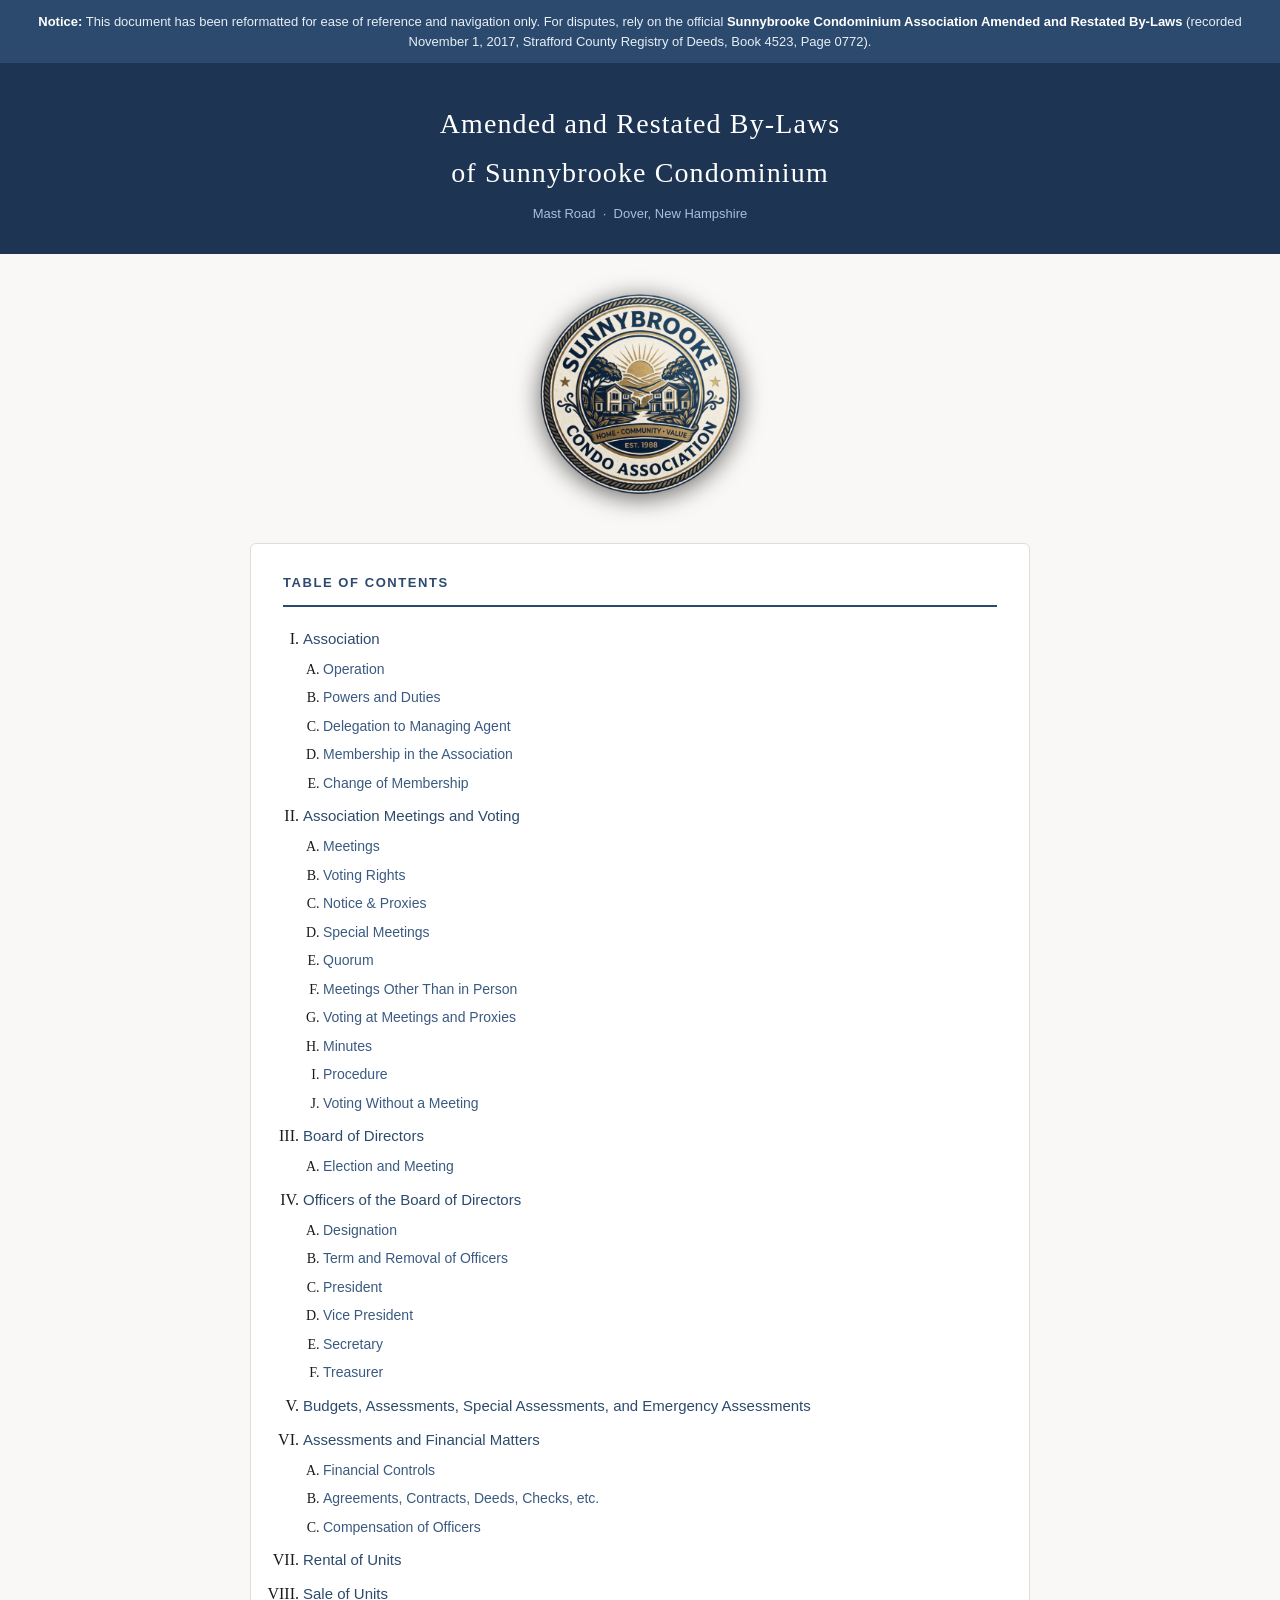
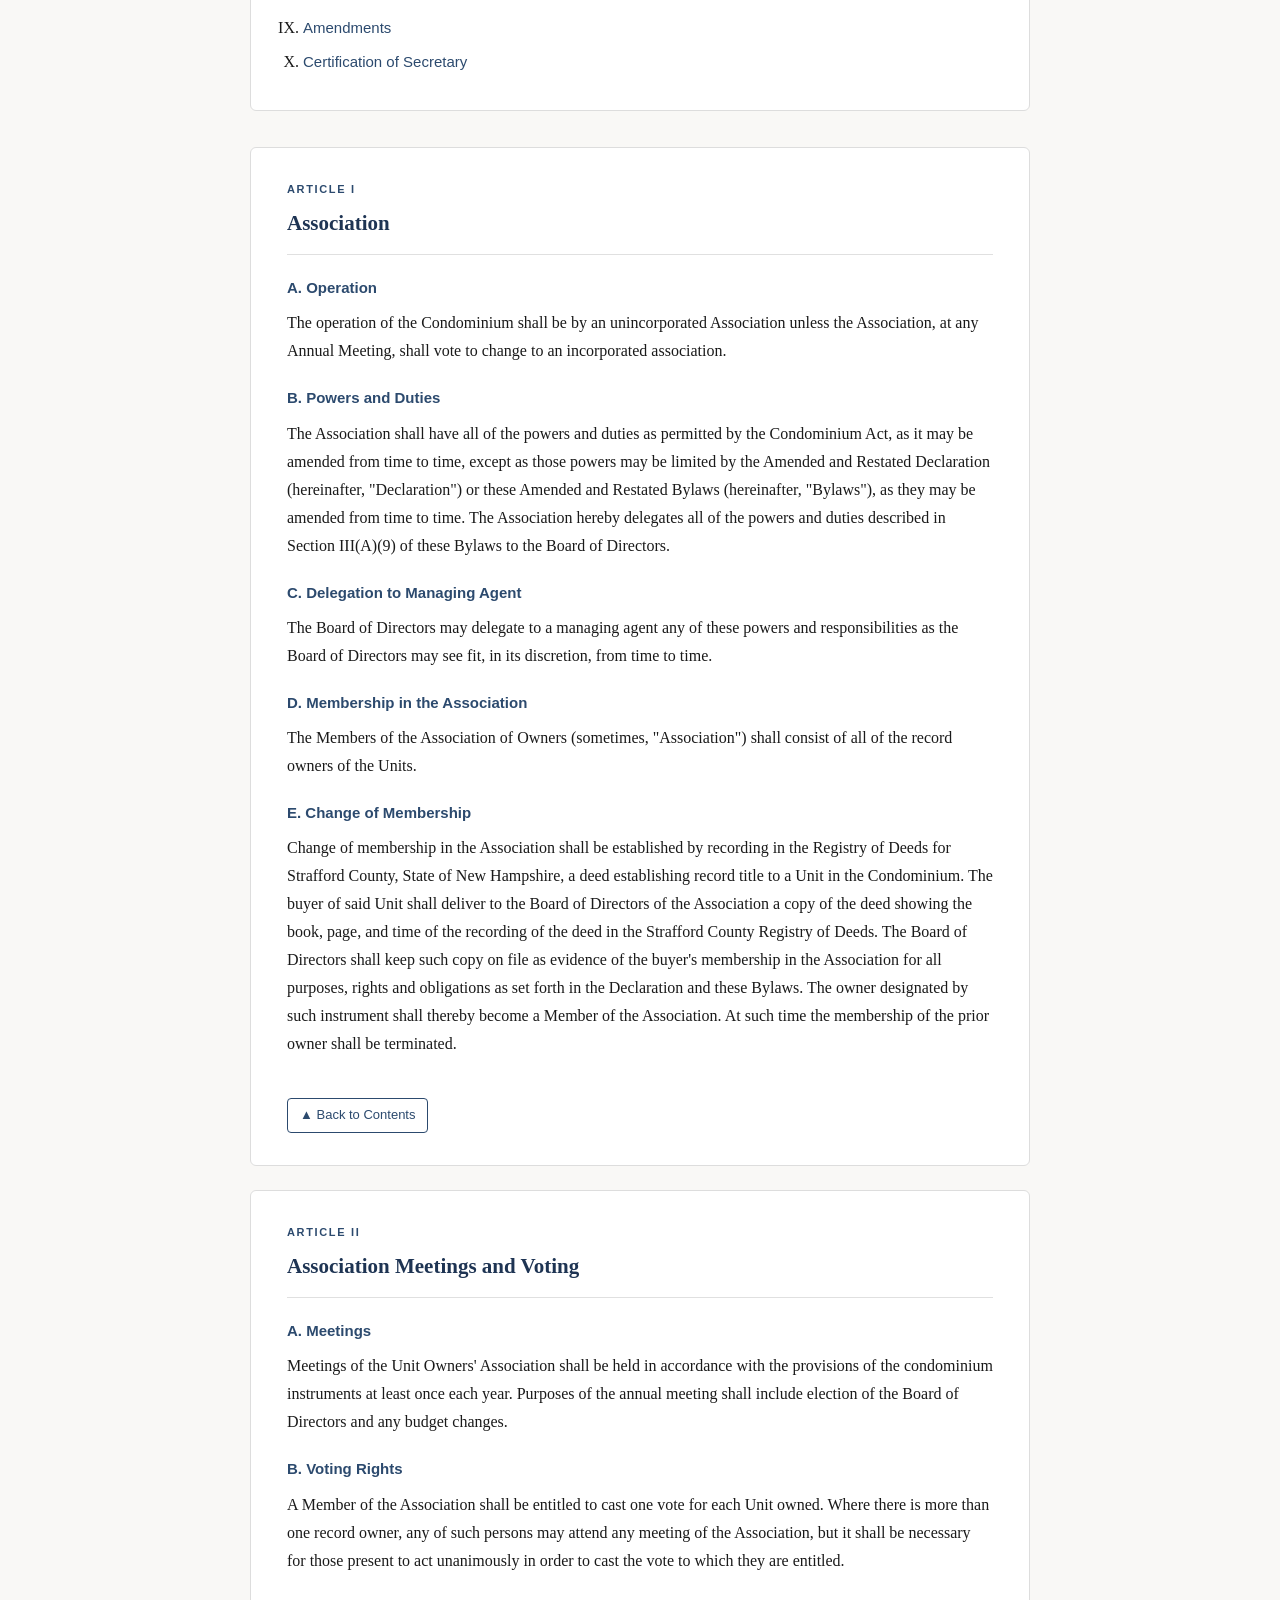
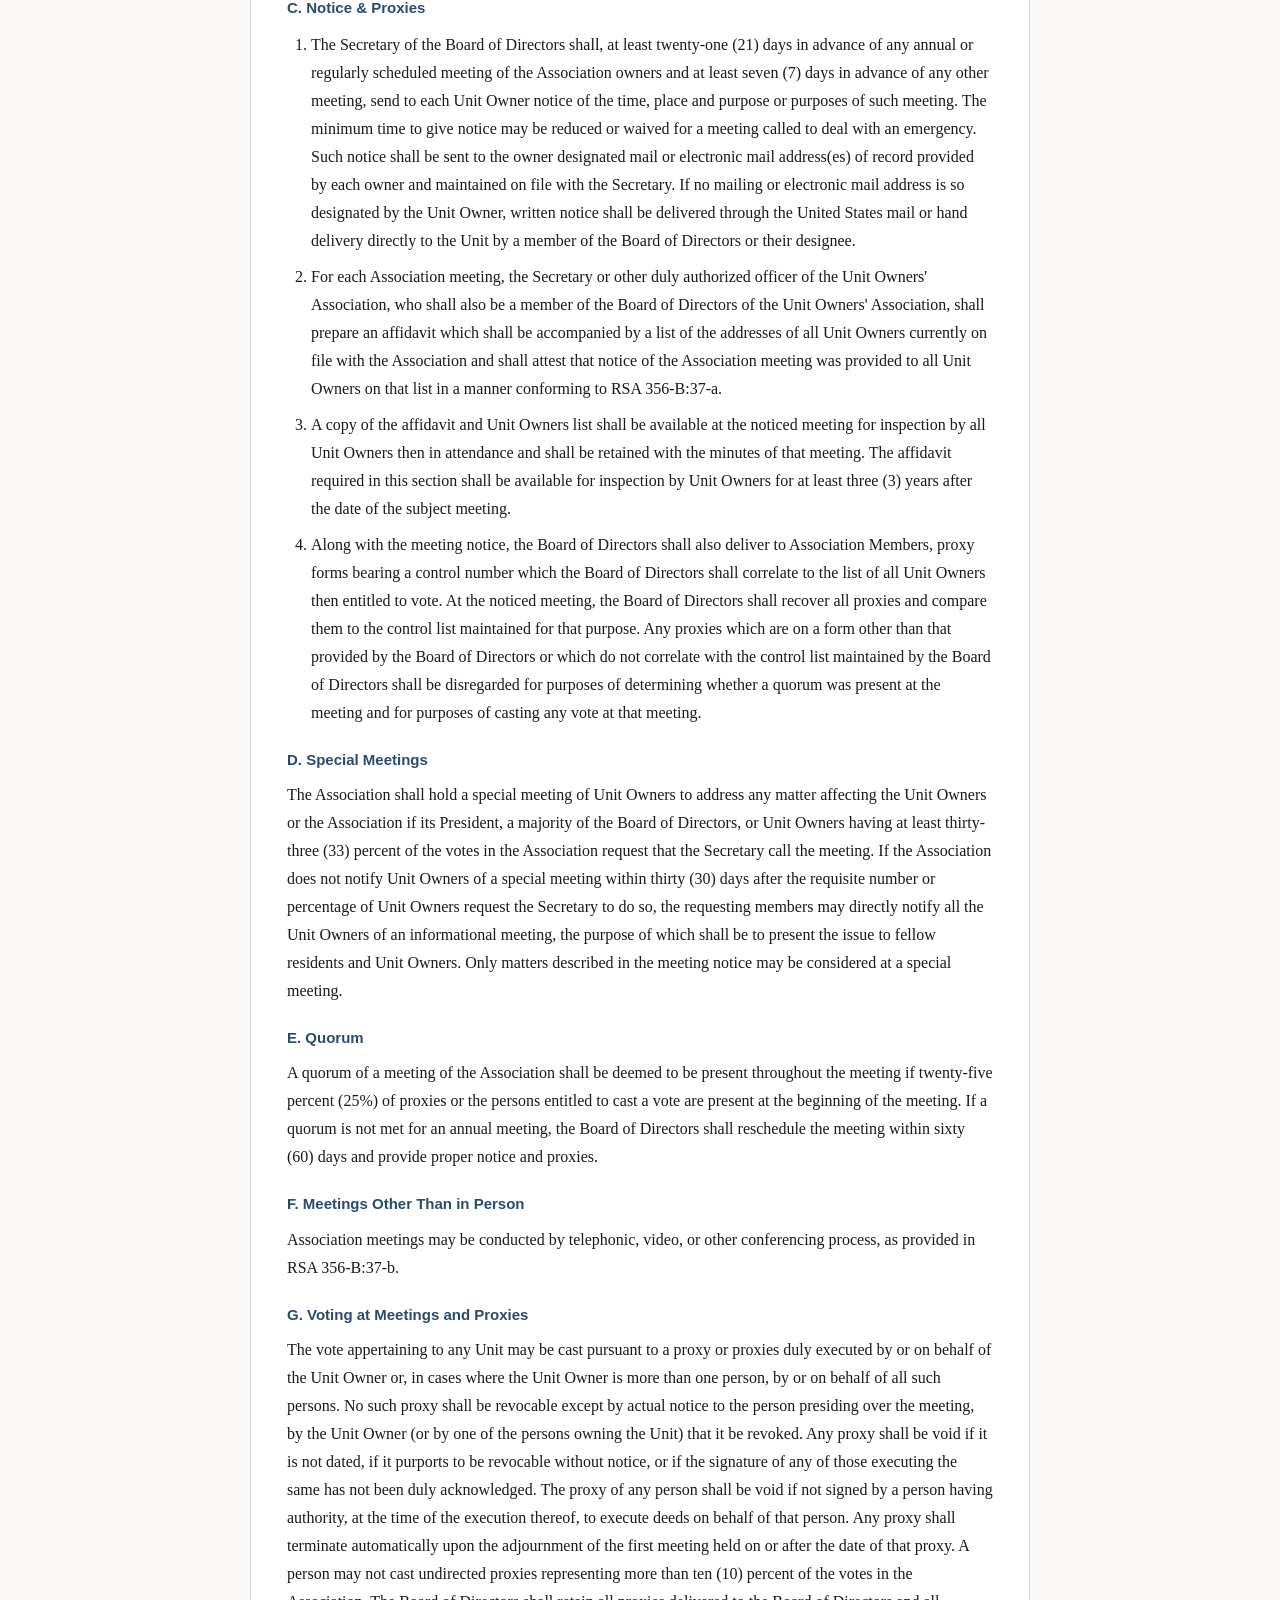
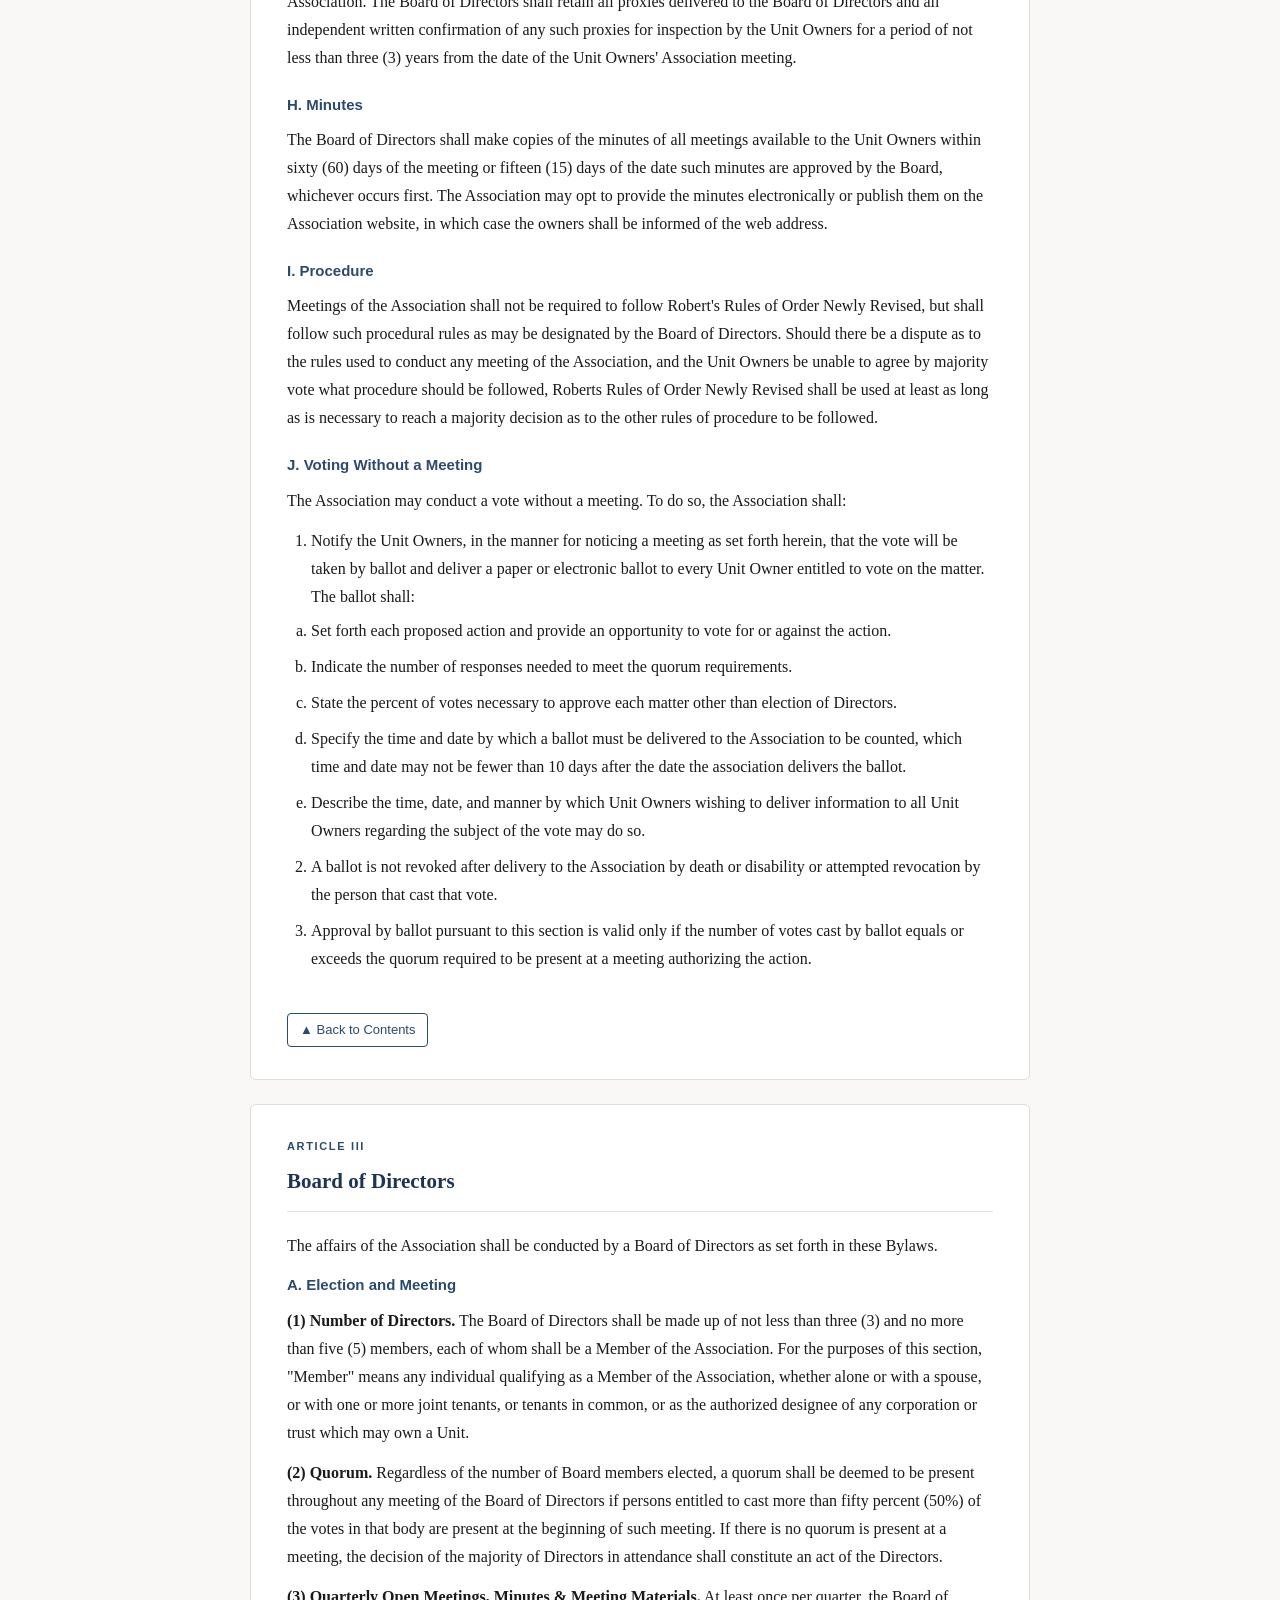
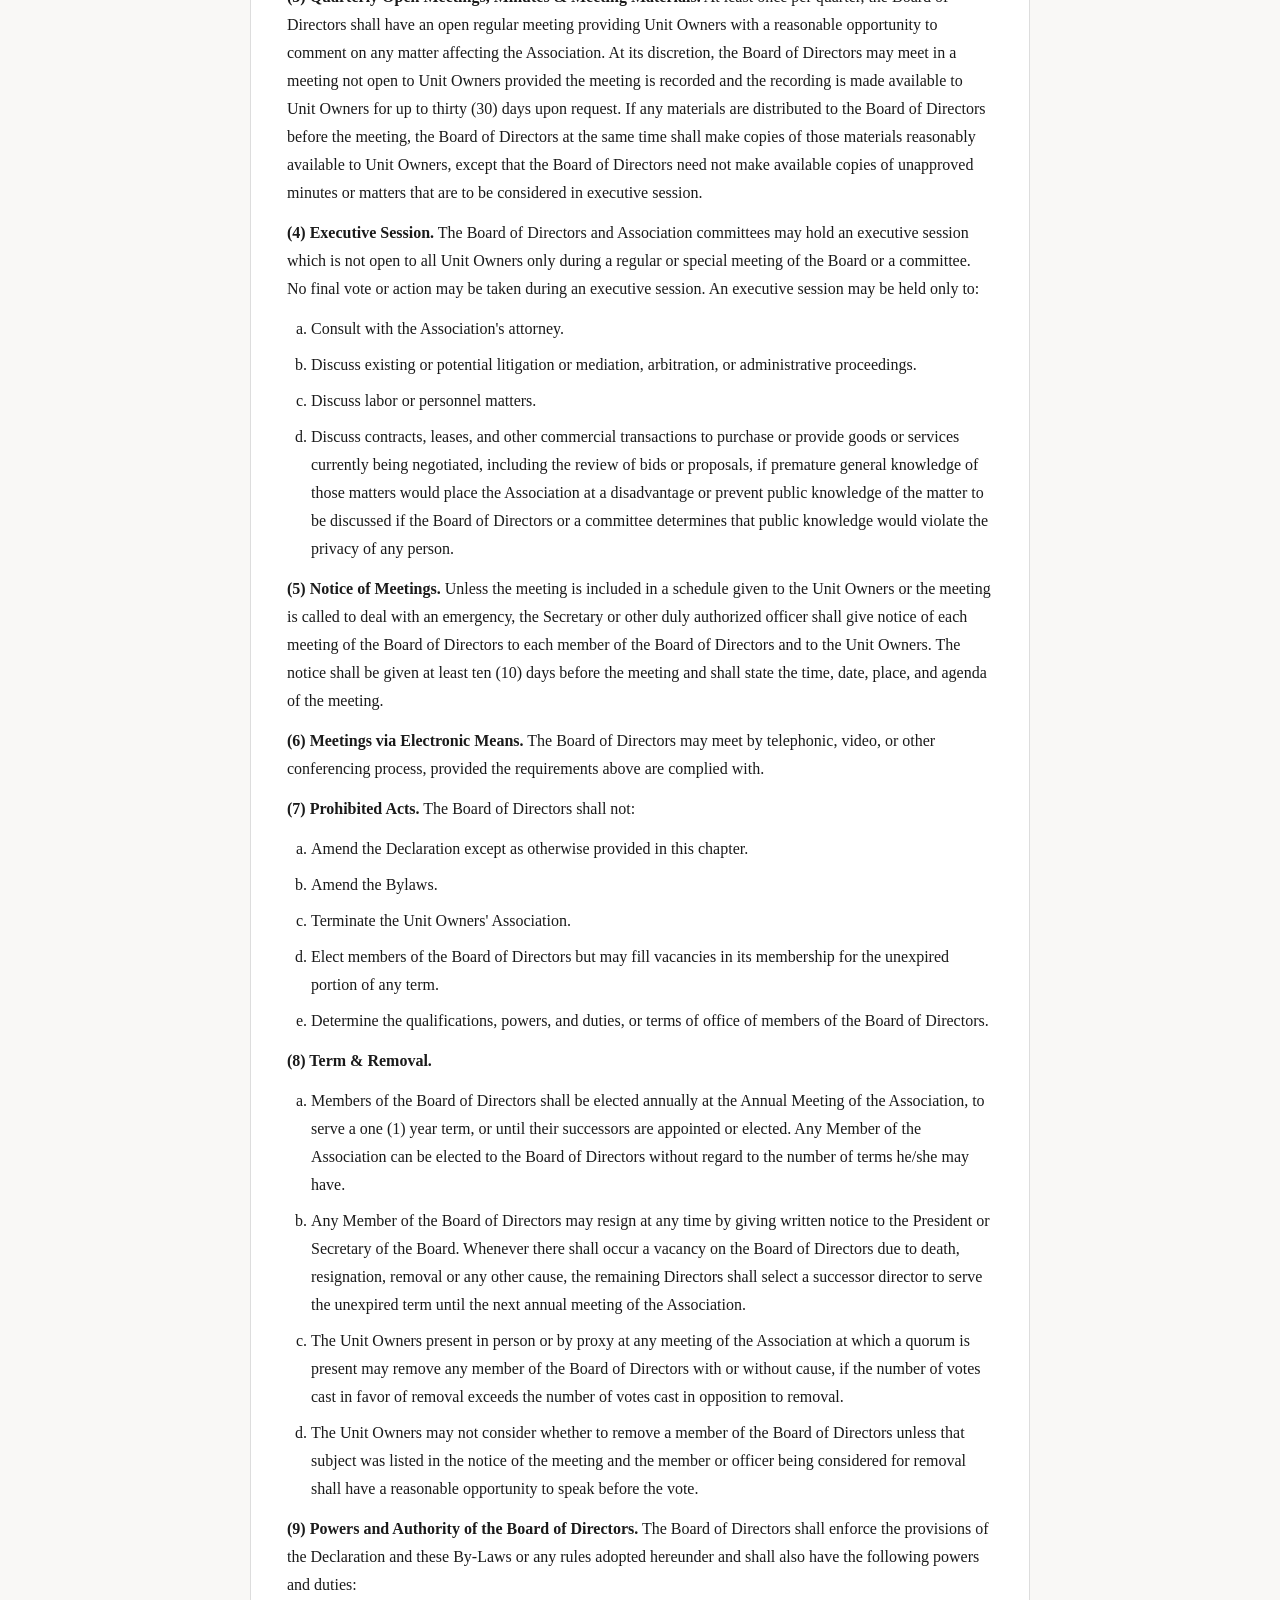
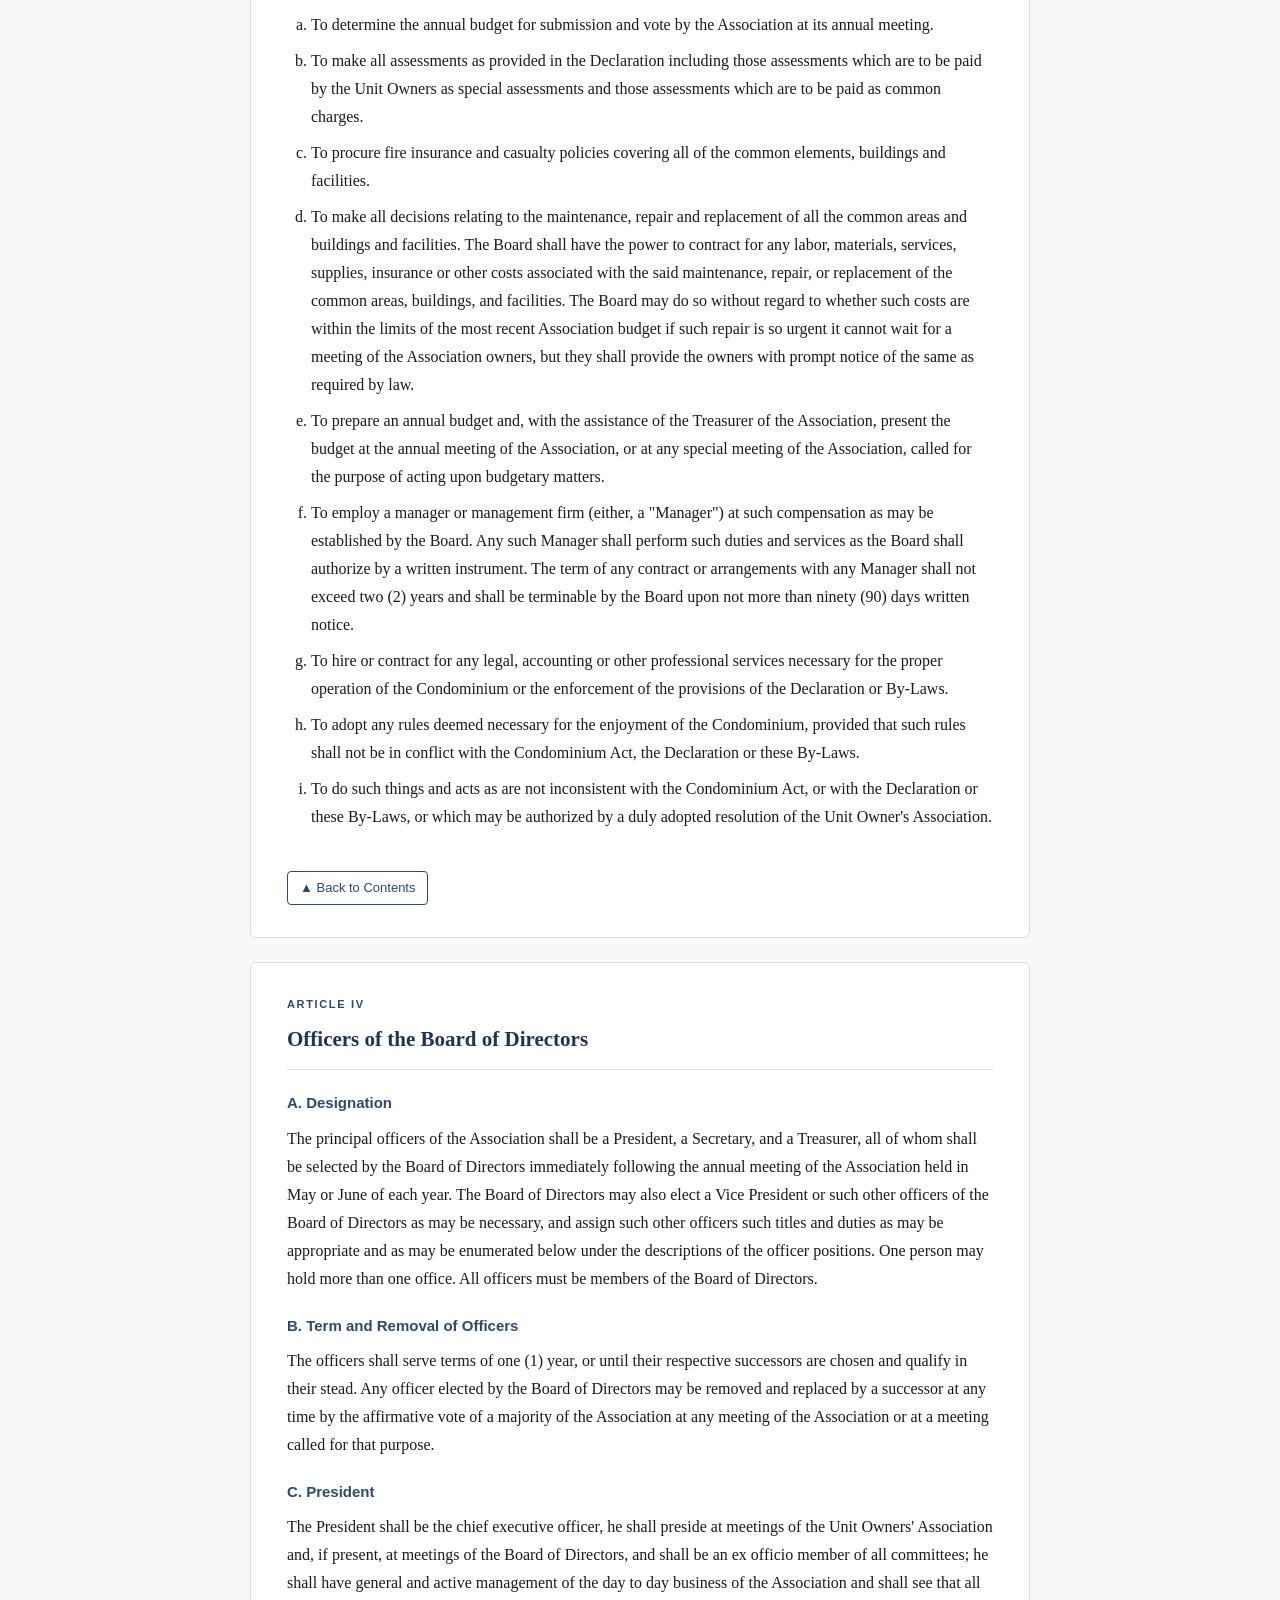
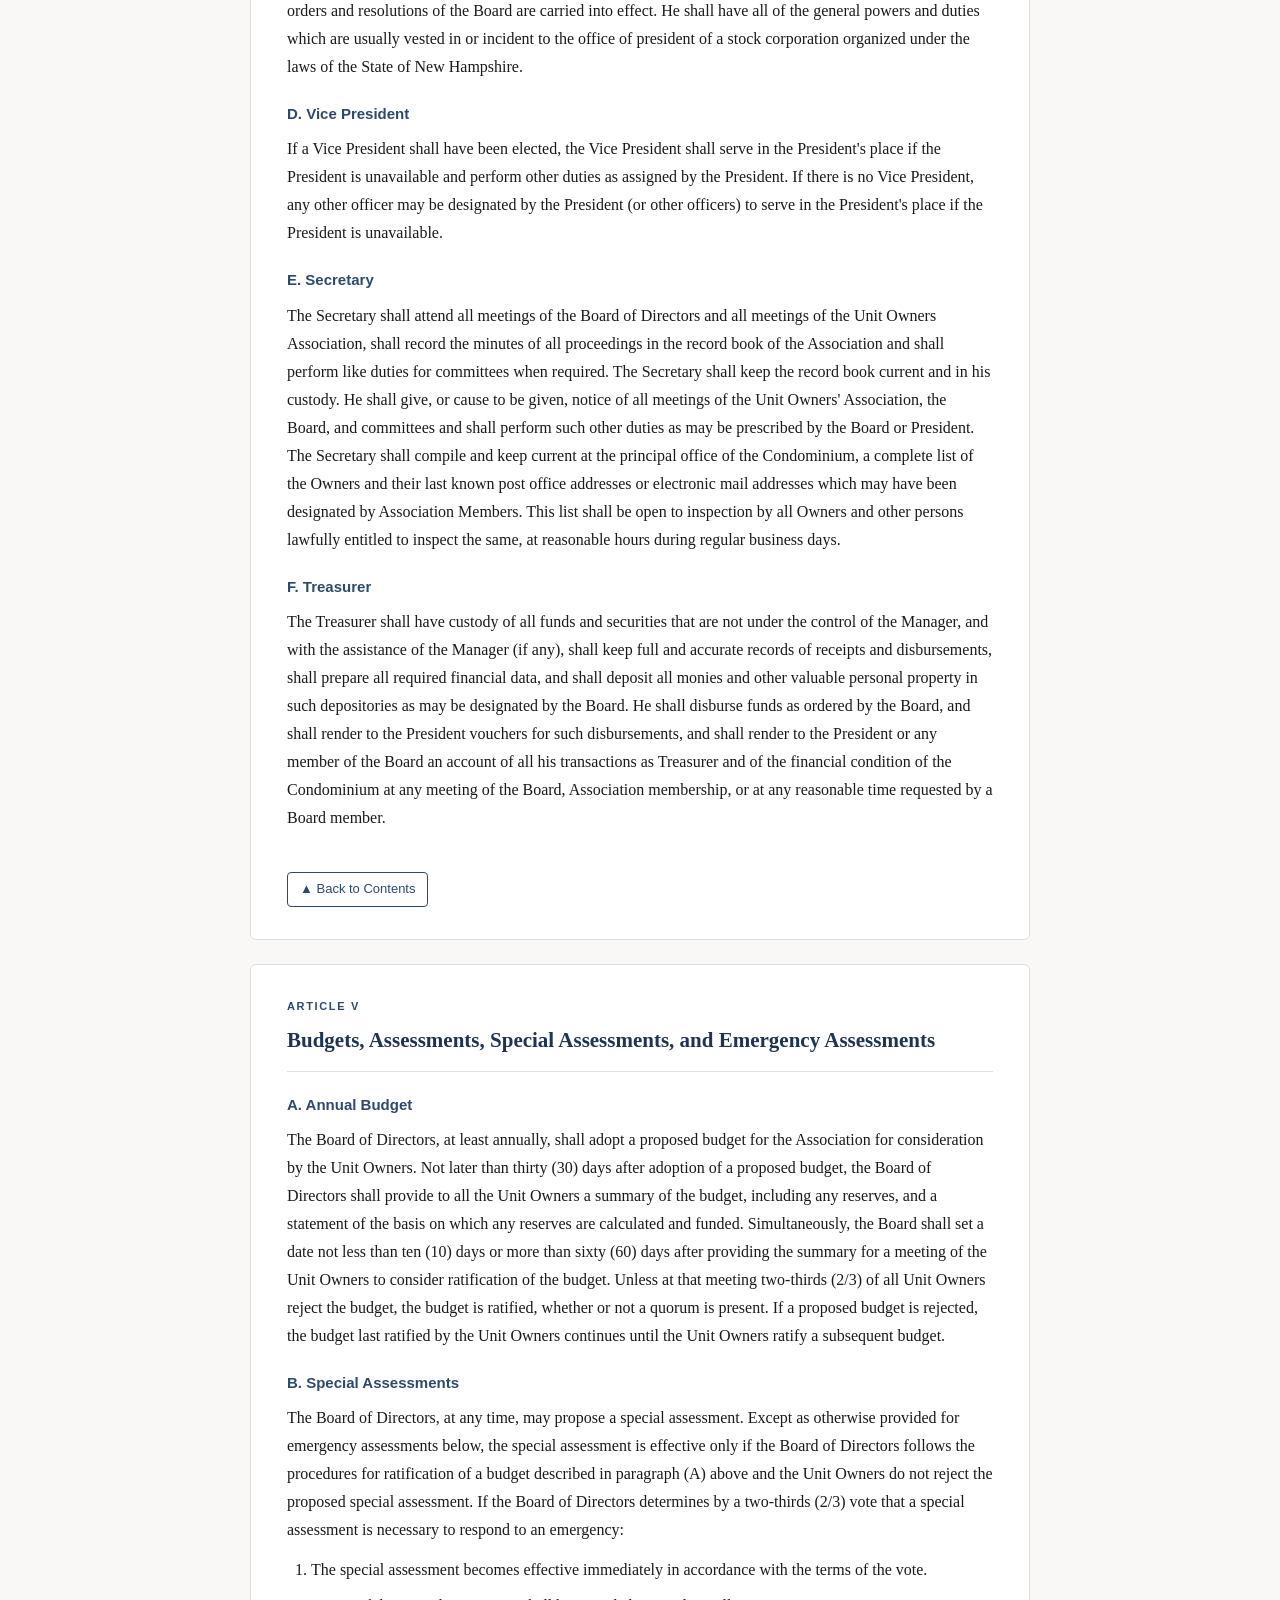
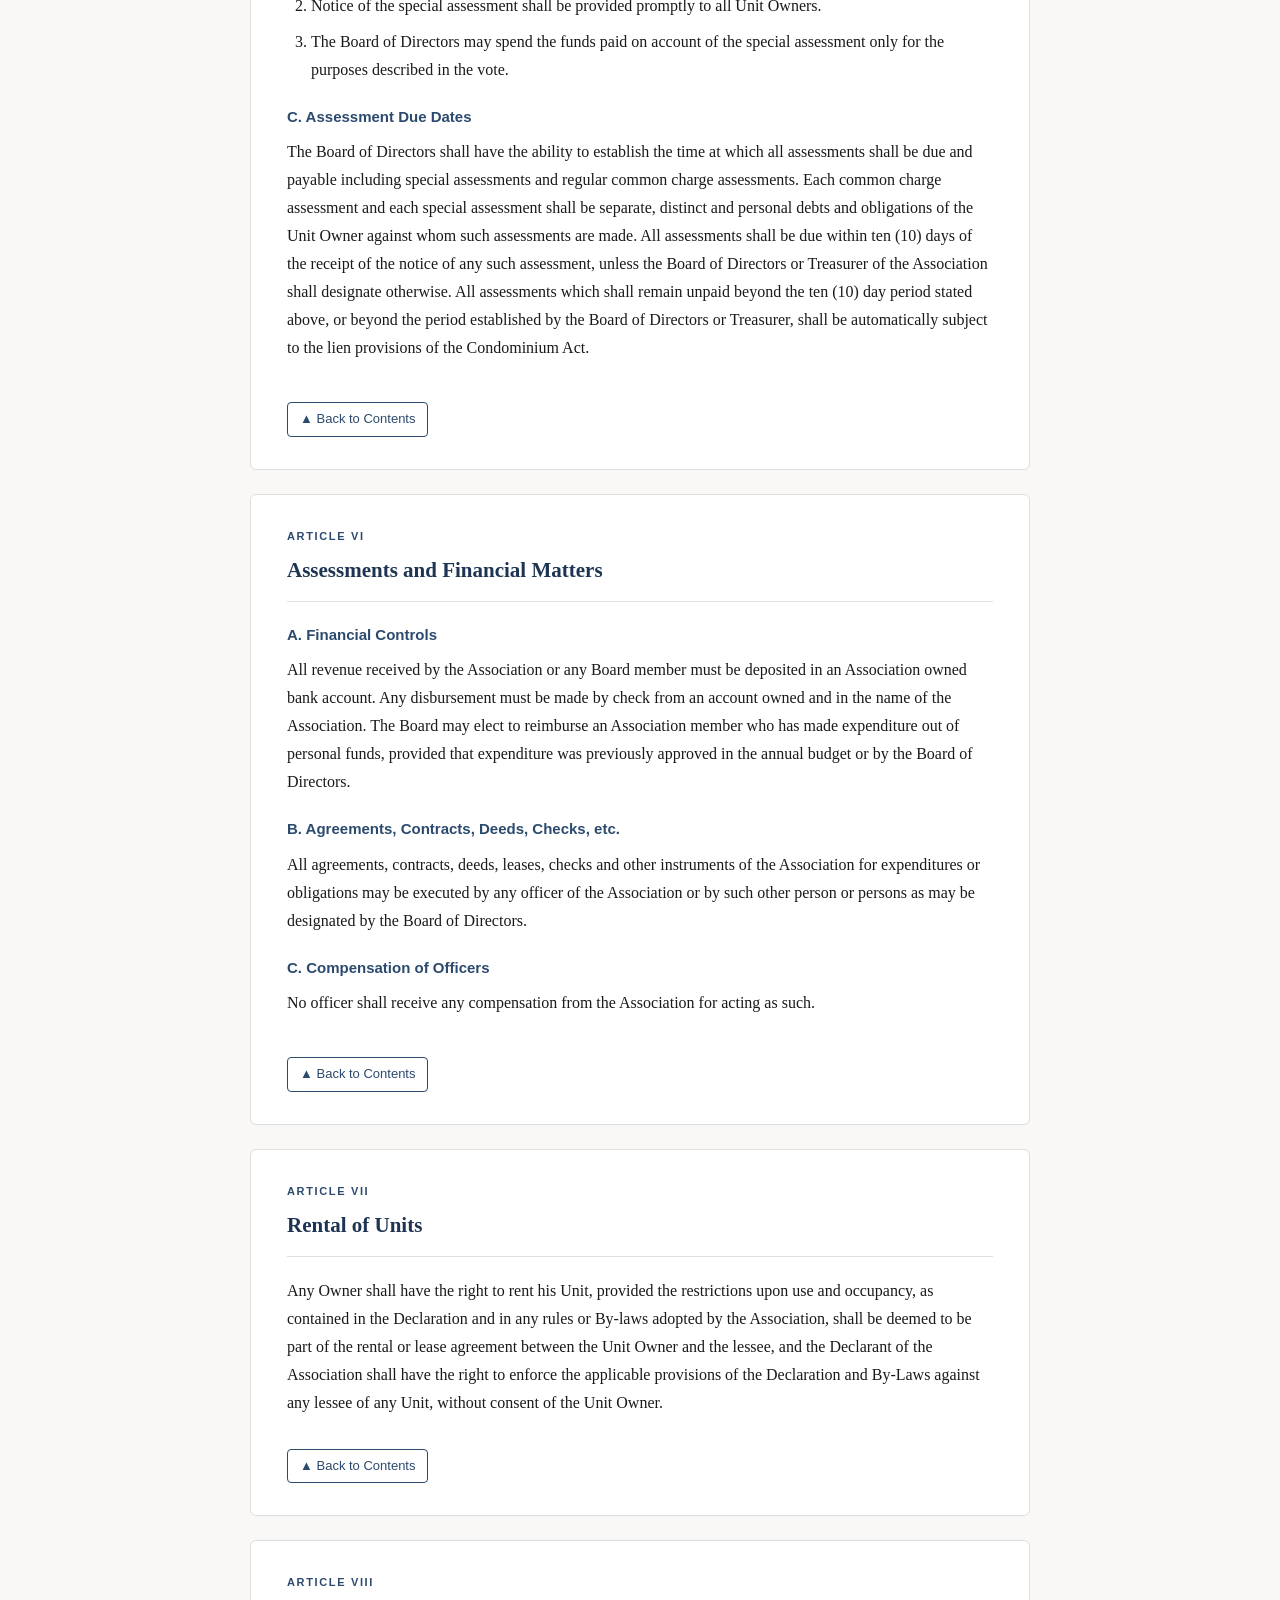
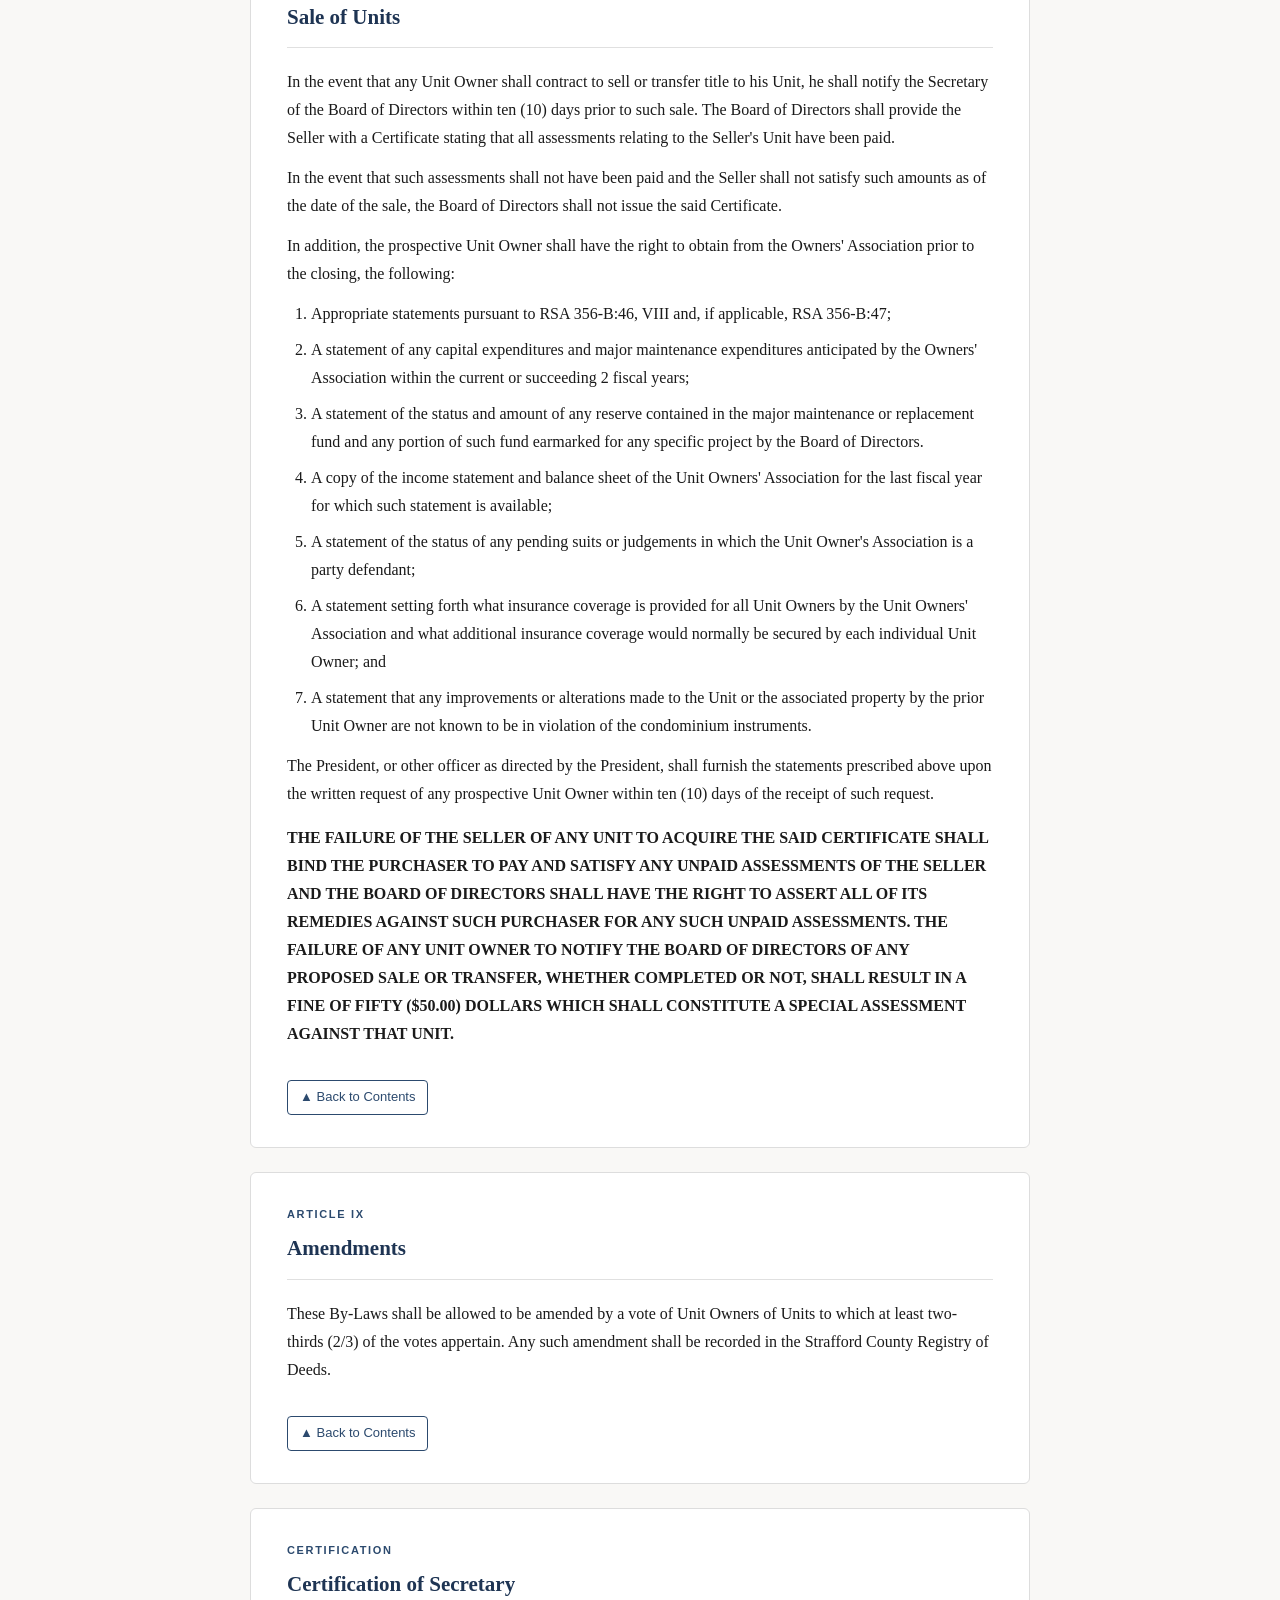
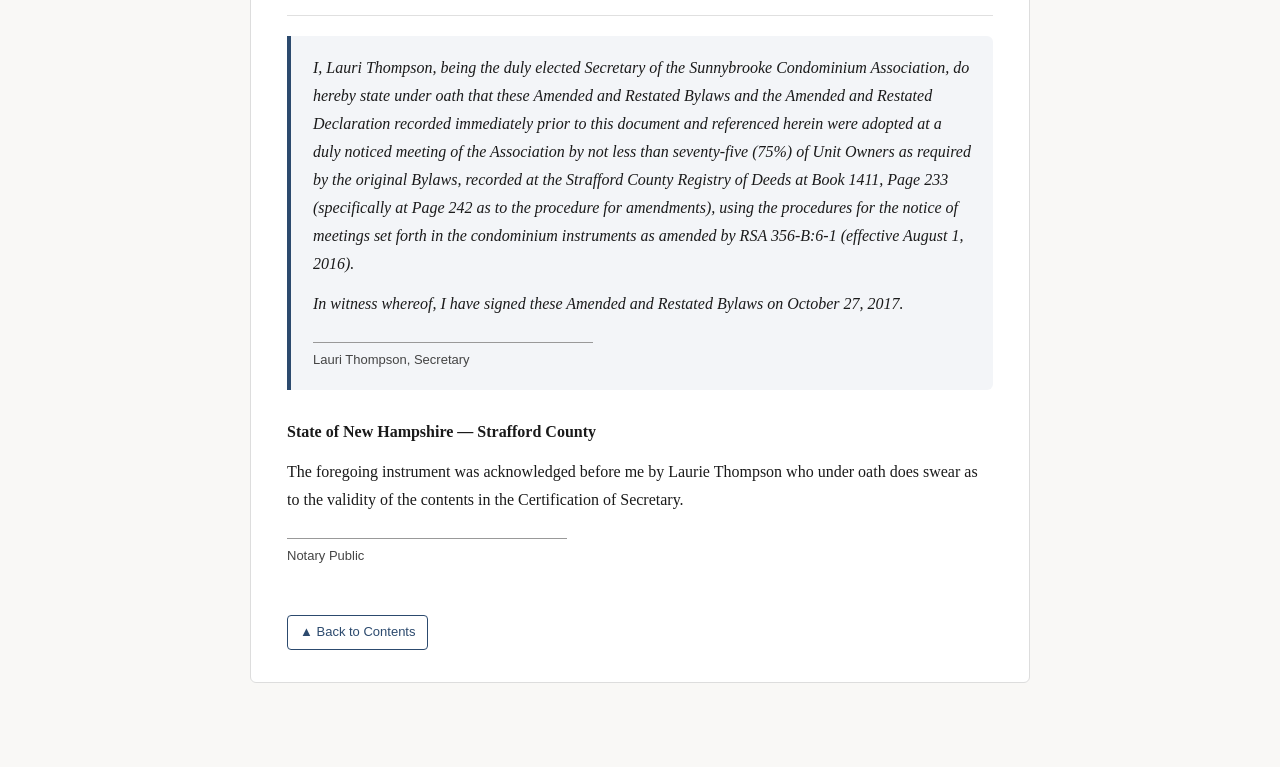
<file: sunnybrooke-bylaws.html>
<!DOCTYPE html>
<html lang="en">
<head>
<meta charset="UTF-8">
<meta name="viewport" content="width=device-width, initial-scale=1.0">
<title>Sunnybrooke Condominium Association — By-Laws</title>
<style>
  * { box-sizing: border-box; margin: 0; padding: 0; }

  body {
    font-family: Georgia, 'Times New Roman', serif;
    font-size: 16px;
    line-height: 1.75;
    color: #1a1a1a;
    background: #f9f8f6;
  }

  /* ── TOP BANNER (once only) ── */
  .disclaimer {
    background: #2c4a6e;
    color: #e8eef5;
    text-align: center;
    padding: 12px 20px;
    font-family: Arial, sans-serif;
    font-size: 13px;
    line-height: 1.5;
  }
  .disclaimer strong { color: #fff; }

  /* ── HEADER ── */
  .site-header {
    background: #1e3453;
    color: #fff;
    text-align: center;
    padding: 36px 20px 28px;
  }
  .site-header h1 {
    font-size: clamp(18px, 4vw, 28px);
    letter-spacing: 0.04em;
    font-weight: normal;
    margin-bottom: 6px;
  }
  .site-header p {
    font-family: Arial, sans-serif;
    font-size: 13px;
    color: #a8c0dc;
  }

  /* ── LAYOUT ── */
  .page { max-width: 820px; margin: 0 auto; padding: 0 20px 60px; }

  /* ── TABLE OF CONTENTS ── */
  #toc {
    background: #fff;
    border: 1px solid #ddd;
    border-radius: 6px;
    padding: 28px 32px;
    margin: 36px 0;
  }
  #toc h2 {
    font-family: Arial, sans-serif;
    font-size: 13px;
    font-weight: bold;
    letter-spacing: 0.12em;
    text-transform: uppercase;
    color: #2c4a6e;
    margin-bottom: 18px;
    padding-bottom: 10px;
    border-bottom: 2px solid #2c4a6e;
  }
  #toc ol { padding-left: 20px; }
  #toc > ol > li { margin-bottom: 6px; }
  #toc ol ol { margin-top: 4px; padding-left: 20px; }
  #toc ol ol li { margin-bottom: 3px; font-size: 14px; }
  #toc a {
    color: #2c4a6e;
    text-decoration: none;
    font-family: Arial, sans-serif;
    font-size: 15px;
  }
  #toc a:hover { text-decoration: underline; }
  #toc ol ol a { font-size: 14px; color: #3a5a80; }

  /* ── ARTICLE SECTIONS ── */
  .article {
    background: #fff;
    border: 1px solid #ddd;
    border-radius: 6px;
    padding: 32px 36px;
    margin-bottom: 24px;
    scroll-margin-top: 20px;
  }

  .article-title {
    font-family: Arial, sans-serif;
    font-size: 11px;
    font-weight: bold;
    letter-spacing: 0.15em;
    text-transform: uppercase;
    color: #2c4a6e;
    margin-bottom: 6px;
  }

  h2.section-heading {
    font-size: clamp(17px, 3vw, 21px);
    font-weight: bold;
    color: #1e3453;
    margin-bottom: 20px;
    padding-bottom: 12px;
    border-bottom: 1px solid #e0e0e0;
  }

  .subsection {
    margin-bottom: 20px;
    scroll-margin-top: 20px;
  }

  h3.sub-heading {
    font-family: Arial, sans-serif;
    font-size: 15px;
    font-weight: bold;
    color: #2c4a6e;
    margin-bottom: 8px;
  }

  p { margin-bottom: 12px; }
  p:last-child { margin-bottom: 0; }

  ol.bylaw-list { padding-left: 24px; margin: 10px 0 12px; }
  ol.bylaw-list li { margin-bottom: 8px; }
  ol.bylaw-list ol { margin-top: 6px; }

  /* ── BACK TO TOP ── */
  .back-top {
    display: inline-block;
    margin-top: 20px;
    font-family: Arial, sans-serif;
    font-size: 13px;
    color: #2c4a6e;
    text-decoration: none;
    border: 1px solid #2c4a6e;
    border-radius: 4px;
    padding: 5px 12px;
  }
  .back-top:hover { background: #2c4a6e; color: #fff; }

  /* ── CERTIFICATION ── */
  .certification {
    font-style: italic;
    background: #f3f5f8;
    border-left: 4px solid #2c4a6e;
    padding: 18px 22px;
    margin-top: 12px;
    border-radius: 0 6px 6px 0;
  }
  .sig-line {
    margin-top: 24px;
    border-top: 1px solid #999;
    width: 280px;
    padding-top: 6px;
    font-family: Arial, sans-serif;
    font-size: 13px;
    font-style: normal;
    color: #444;
  }

  /* ── RESPONSIVE ── */
  @media (max-width: 600px) {
    .article { padding: 22px 18px; }
    #toc { padding: 20px 18px; }
  }
</style>
</head>
<body>

<div class="disclaimer">
  <strong>Notice:</strong> This document has been reformatted for ease of reference and navigation only.
  For disputes, rely on the official <strong>Sunnybrooke Condominium Association Amended and Restated By-Laws</strong>
  (recorded November 1, 2017, Strafford County Registry of Deeds, Book 4523, Page 0772).
</div>

<header class="site-header">
  <h1>Amended and Restated By-Laws<br>of Sunnybrooke Condominium</h1>
  <p>Mast Road &nbsp;·&nbsp; Dover, New Hampshire</p>
</header>

<div id="seal-wrap" style="text-align:center;padding:2.5rem 1rem 0.25rem;"><img src="seal.png" alt="Sunnybrooke Condo Association Seal" style="width:200px;height:200px;object-fit:contain;filter:drop-shadow(0 4px 12px rgba(0,0,0,0.58));max-width:80vw;"></div><style>@media(max-width:600px){#seal-wrap{padding:2.0rem 1rem -0.1rem!important}}</style>
<div class="page">

  <!-- TABLE OF CONTENTS -->
  <nav id="toc">
    <h2>Table of Contents</h2>
    <ol type="I">
      <li><a href="#art-I">Association</a>
        <ol type="A">
          <li><a href="#I-A">Operation</a></li>
          <li><a href="#I-B">Powers and Duties</a></li>
          <li><a href="#I-C">Delegation to Managing Agent</a></li>
          <li><a href="#I-D">Membership in the Association</a></li>
          <li><a href="#I-E">Change of Membership</a></li>
        </ol>
      </li>
      <li><a href="#art-II">Association Meetings and Voting</a>
        <ol type="A">
          <li><a href="#II-A">Meetings</a></li>
          <li><a href="#II-B">Voting Rights</a></li>
          <li><a href="#II-C">Notice &amp; Proxies</a></li>
          <li><a href="#II-D">Special Meetings</a></li>
          <li><a href="#II-E">Quorum</a></li>
          <li><a href="#II-F">Meetings Other Than in Person</a></li>
          <li><a href="#II-G">Voting at Meetings and Proxies</a></li>
          <li><a href="#II-H">Minutes</a></li>
          <li><a href="#II-I">Procedure</a></li>
          <li><a href="#II-J">Voting Without a Meeting</a></li>
        </ol>
      </li>
      <li><a href="#art-III">Board of Directors</a>
        <ol type="A">
          <li><a href="#III-A">Election and Meeting</a></li>
        </ol>
      </li>
      <li><a href="#art-IV">Officers of the Board of Directors</a>
        <ol type="A">
          <li><a href="#IV-A">Designation</a></li>
          <li><a href="#IV-B">Term and Removal of Officers</a></li>
          <li><a href="#IV-C">President</a></li>
          <li><a href="#IV-D">Vice President</a></li>
          <li><a href="#IV-E">Secretary</a></li>
          <li><a href="#IV-F">Treasurer</a></li>
        </ol>
      </li>
      <li><a href="#art-V">Budgets, Assessments, Special Assessments, and Emergency Assessments</a></li>
      <li><a href="#art-VI">Assessments and Financial Matters</a>
        <ol type="A">
          <li><a href="#VI-A">Financial Controls</a></li>
          <li><a href="#VI-B">Agreements, Contracts, Deeds, Checks, etc.</a></li>
          <li><a href="#VI-C">Compensation of Officers</a></li>
        </ol>
      </li>
      <li><a href="#art-VII">Rental of Units</a></li>
      <li><a href="#art-VIII">Sale of Units</a></li>
      <li><a href="#art-IX">Amendments</a></li>
      <li><a href="#art-cert">Certification of Secretary</a></li>
    </ol>
  </nav>

  <!-- ARTICLE I -->
  <article class="article" id="art-I">
    <div class="article-title">Article I</div>
    <h2 class="section-heading">Association</h2>

    <div class="subsection" id="I-A">
      <h3 class="sub-heading">A. Operation</h3>
      <p>The operation of the Condominium shall be by an unincorporated Association unless the Association, at any Annual Meeting, shall vote to change to an incorporated association.</p>
    </div>

    <div class="subsection" id="I-B">
      <h3 class="sub-heading">B. Powers and Duties</h3>
      <p>The Association shall have all of the powers and duties as permitted by the Condominium Act, as it may be amended from time to time, except as those powers may be limited by the Amended and Restated Declaration (hereinafter, "Declaration") or these Amended and Restated Bylaws (hereinafter, "Bylaws"), as they may be amended from time to time. The Association hereby delegates all of the powers and duties described in Section III(A)(9) of these Bylaws to the Board of Directors.</p>
    </div>

    <div class="subsection" id="I-C">
      <h3 class="sub-heading">C. Delegation to Managing Agent</h3>
      <p>The Board of Directors may delegate to a managing agent any of these powers and responsibilities as the Board of Directors may see fit, in its discretion, from time to time.</p>
    </div>

    <div class="subsection" id="I-D">
      <h3 class="sub-heading">D. Membership in the Association</h3>
      <p>The Members of the Association of Owners (sometimes, "Association") shall consist of all of the record owners of the Units.</p>
    </div>

    <div class="subsection" id="I-E">
      <h3 class="sub-heading">E. Change of Membership</h3>
      <p>Change of membership in the Association shall be established by recording in the Registry of Deeds for Strafford County, State of New Hampshire, a deed establishing record title to a Unit in the Condominium. The buyer of said Unit shall deliver to the Board of Directors of the Association a copy of the deed showing the book, page, and time of the recording of the deed in the Strafford County Registry of Deeds. The Board of Directors shall keep such copy on file as evidence of the buyer's membership in the Association for all purposes, rights and obligations as set forth in the Declaration and these Bylaws. The owner designated by such instrument shall thereby become a Member of the Association. At such time the membership of the prior owner shall be terminated.</p>
    </div>

    <a href="#toc" class="back-top">▲ Back to Contents</a>
  </article>

  <!-- ARTICLE II -->
  <article class="article" id="art-II">
    <div class="article-title">Article II</div>
    <h2 class="section-heading">Association Meetings and Voting</h2>

    <div class="subsection" id="II-A">
      <h3 class="sub-heading">A. Meetings</h3>
      <p>Meetings of the Unit Owners' Association shall be held in accordance with the provisions of the condominium instruments at least once each year. Purposes of the annual meeting shall include election of the Board of Directors and any budget changes.</p>
    </div>

    <div class="subsection" id="II-B">
      <h3 class="sub-heading">B. Voting Rights</h3>
      <p>A Member of the Association shall be entitled to cast one vote for each Unit owned. Where there is more than one record owner, any of such persons may attend any meeting of the Association, but it shall be necessary for those present to act unanimously in order to cast the vote to which they are entitled.</p>
    </div>

    <div class="subsection" id="II-C">
      <h3 class="sub-heading">C. Notice &amp; Proxies</h3>
      <ol class="bylaw-list">
        <li>The Secretary of the Board of Directors shall, at least twenty-one (21) days in advance of any annual or regularly scheduled meeting of the Association owners and at least seven (7) days in advance of any other meeting, send to each Unit Owner notice of the time, place and purpose or purposes of such meeting. The minimum time to give notice may be reduced or waived for a meeting called to deal with an emergency. Such notice shall be sent to the owner designated mail or electronic mail address(es) of record provided by each owner and maintained on file with the Secretary. If no mailing or electronic mail address is so designated by the Unit Owner, written notice shall be delivered through the United States mail or hand delivery directly to the Unit by a member of the Board of Directors or their designee.</li>
        <li>For each Association meeting, the Secretary or other duly authorized officer of the Unit Owners' Association, who shall also be a member of the Board of Directors of the Unit Owners' Association, shall prepare an affidavit which shall be accompanied by a list of the addresses of all Unit Owners currently on file with the Association and shall attest that notice of the Association meeting was provided to all Unit Owners on that list in a manner conforming to RSA 356-B:37-a.</li>
        <li>A copy of the affidavit and Unit Owners list shall be available at the noticed meeting for inspection by all Unit Owners then in attendance and shall be retained with the minutes of that meeting. The affidavit required in this section shall be available for inspection by Unit Owners for at least three (3) years after the date of the subject meeting.</li>
        <li>Along with the meeting notice, the Board of Directors shall also deliver to Association Members, proxy forms bearing a control number which the Board of Directors shall correlate to the list of all Unit Owners then entitled to vote. At the noticed meeting, the Board of Directors shall recover all proxies and compare them to the control list maintained for that purpose. Any proxies which are on a form other than that provided by the Board of Directors or which do not correlate with the control list maintained by the Board of Directors shall be disregarded for purposes of determining whether a quorum was present at the meeting and for purposes of casting any vote at that meeting.</li>
      </ol>
    </div>

    <div class="subsection" id="II-D">
      <h3 class="sub-heading">D. Special Meetings</h3>
      <p>The Association shall hold a special meeting of Unit Owners to address any matter affecting the Unit Owners or the Association if its President, a majority of the Board of Directors, or Unit Owners having at least thirty-three (33) percent of the votes in the Association request that the Secretary call the meeting. If the Association does not notify Unit Owners of a special meeting within thirty (30) days after the requisite number or percentage of Unit Owners request the Secretary to do so, the requesting members may directly notify all the Unit Owners of an informational meeting, the purpose of which shall be to present the issue to fellow residents and Unit Owners. Only matters described in the meeting notice may be considered at a special meeting.</p>
    </div>

    <div class="subsection" id="II-E">
      <h3 class="sub-heading">E. Quorum</h3>
      <p>A quorum of a meeting of the Association shall be deemed to be present throughout the meeting if twenty-five percent (25%) of proxies or the persons entitled to cast a vote are present at the beginning of the meeting. If a quorum is not met for an annual meeting, the Board of Directors shall reschedule the meeting within sixty (60) days and provide proper notice and proxies.</p>
    </div>

    <div class="subsection" id="II-F">
      <h3 class="sub-heading">F. Meetings Other Than in Person</h3>
      <p>Association meetings may be conducted by telephonic, video, or other conferencing process, as provided in RSA 356-B:37-b.</p>
    </div>

    <div class="subsection" id="II-G">
      <h3 class="sub-heading">G. Voting at Meetings and Proxies</h3>
      <p>The vote appertaining to any Unit may be cast pursuant to a proxy or proxies duly executed by or on behalf of the Unit Owner or, in cases where the Unit Owner is more than one person, by or on behalf of all such persons. No such proxy shall be revocable except by actual notice to the person presiding over the meeting, by the Unit Owner (or by one of the persons owning the Unit) that it be revoked. Any proxy shall be void if it is not dated, if it purports to be revocable without notice, or if the signature of any of those executing the same has not been duly acknowledged. The proxy of any person shall be void if not signed by a person having authority, at the time of the execution thereof, to execute deeds on behalf of that person. Any proxy shall terminate automatically upon the adjournment of the first meeting held on or after the date of that proxy. A person may not cast undirected proxies representing more than ten (10) percent of the votes in the Association. The Board of Directors shall retain all proxies delivered to the Board of Directors and all independent written confirmation of any such proxies for inspection by the Unit Owners for a period of not less than three (3) years from the date of the Unit Owners' Association meeting.</p>
    </div>

    <div class="subsection" id="II-H">
      <h3 class="sub-heading">H. Minutes</h3>
      <p>The Board of Directors shall make copies of the minutes of all meetings available to the Unit Owners within sixty (60) days of the meeting or fifteen (15) days of the date such minutes are approved by the Board, whichever occurs first. The Association may opt to provide the minutes electronically or publish them on the Association website, in which case the owners shall be informed of the web address.</p>
    </div>

    <div class="subsection" id="II-I">
      <h3 class="sub-heading">I. Procedure</h3>
      <p>Meetings of the Association shall not be required to follow Robert's Rules of Order Newly Revised, but shall follow such procedural rules as may be designated by the Board of Directors. Should there be a dispute as to the rules used to conduct any meeting of the Association, and the Unit Owners be unable to agree by majority vote what procedure should be followed, Roberts Rules of Order Newly Revised shall be used at least as long as is necessary to reach a majority decision as to the other rules of procedure to be followed.</p>
    </div>

    <div class="subsection" id="II-J">
      <h3 class="sub-heading">J. Voting Without a Meeting</h3>
      <p>The Association may conduct a vote without a meeting. To do so, the Association shall:</p>
      <ol class="bylaw-list">
        <li>Notify the Unit Owners, in the manner for noticing a meeting as set forth herein, that the vote will be taken by ballot and deliver a paper or electronic ballot to every Unit Owner entitled to vote on the matter. The ballot shall:
          <ol type="a">
            <li>Set forth each proposed action and provide an opportunity to vote for or against the action.</li>
            <li>Indicate the number of responses needed to meet the quorum requirements.</li>
            <li>State the percent of votes necessary to approve each matter other than election of Directors.</li>
            <li>Specify the time and date by which a ballot must be delivered to the Association to be counted, which time and date may not be fewer than 10 days after the date the association delivers the ballot.</li>
            <li>Describe the time, date, and manner by which Unit Owners wishing to deliver information to all Unit Owners regarding the subject of the vote may do so.</li>
          </ol>
        </li>
        <li>A ballot is not revoked after delivery to the Association by death or disability or attempted revocation by the person that cast that vote.</li>
        <li>Approval by ballot pursuant to this section is valid only if the number of votes cast by ballot equals or exceeds the quorum required to be present at a meeting authorizing the action.</li>
      </ol>
    </div>

    <a href="#toc" class="back-top">▲ Back to Contents</a>
  </article>

  <!-- ARTICLE III -->
  <article class="article" id="art-III">
    <div class="article-title">Article III</div>
    <h2 class="section-heading">Board of Directors</h2>
    <p>The affairs of the Association shall be conducted by a Board of Directors as set forth in these Bylaws.</p>

    <div class="subsection" id="III-A">
      <h3 class="sub-heading">A. Election and Meeting</h3>

      <p><strong>(1) Number of Directors.</strong> The Board of Directors shall be made up of not less than three (3) and no more than five (5) members, each of whom shall be a Member of the Association. For the purposes of this section, "Member" means any individual qualifying as a Member of the Association, whether alone or with a spouse, or with one or more joint tenants, or tenants in common, or as the authorized designee of any corporation or trust which may own a Unit.</p>

      <p><strong>(2) Quorum.</strong> Regardless of the number of Board members elected, a quorum shall be deemed to be present throughout any meeting of the Board of Directors if persons entitled to cast more than fifty percent (50%) of the votes in that body are present at the beginning of such meeting. If there is no quorum is present at a meeting, the decision of the majority of Directors in attendance shall constitute an act of the Directors.</p>

      <p><strong>(3) Quarterly Open Meetings, Minutes &amp; Meeting Materials.</strong> At least once per quarter, the Board of Directors shall have an open regular meeting providing Unit Owners with a reasonable opportunity to comment on any matter affecting the Association. At its discretion, the Board of Directors may meet in a meeting not open to Unit Owners provided the meeting is recorded and the recording is made available to Unit Owners for up to thirty (30) days upon request. If any materials are distributed to the Board of Directors before the meeting, the Board of Directors at the same time shall make copies of those materials reasonably available to Unit Owners, except that the Board of Directors need not make available copies of unapproved minutes or matters that are to be considered in executive session.</p>

      <p><strong>(4) Executive Session.</strong> The Board of Directors and Association committees may hold an executive session which is not open to all Unit Owners only during a regular or special meeting of the Board or a committee. No final vote or action may be taken during an executive session. An executive session may be held only to:</p>
      <ol class="bylaw-list" type="a">
        <li>Consult with the Association's attorney.</li>
        <li>Discuss existing or potential litigation or mediation, arbitration, or administrative proceedings.</li>
        <li>Discuss labor or personnel matters.</li>
        <li>Discuss contracts, leases, and other commercial transactions to purchase or provide goods or services currently being negotiated, including the review of bids or proposals, if premature general knowledge of those matters would place the Association at a disadvantage or prevent public knowledge of the matter to be discussed if the Board of Directors or a committee determines that public knowledge would violate the privacy of any person.</li>
      </ol>

      <p><strong>(5) Notice of Meetings.</strong> Unless the meeting is included in a schedule given to the Unit Owners or the meeting is called to deal with an emergency, the Secretary or other duly authorized officer shall give notice of each meeting of the Board of Directors to each member of the Board of Directors and to the Unit Owners. The notice shall be given at least ten (10) days before the meeting and shall state the time, date, place, and agenda of the meeting.</p>

      <p><strong>(6) Meetings via Electronic Means.</strong> The Board of Directors may meet by telephonic, video, or other conferencing process, provided the requirements above are complied with.</p>

      <p><strong>(7) Prohibited Acts.</strong> The Board of Directors shall not:</p>
      <ol class="bylaw-list" type="a">
        <li>Amend the Declaration except as otherwise provided in this chapter.</li>
        <li>Amend the Bylaws.</li>
        <li>Terminate the Unit Owners' Association.</li>
        <li>Elect members of the Board of Directors but may fill vacancies in its membership for the unexpired portion of any term.</li>
        <li>Determine the qualifications, powers, and duties, or terms of office of members of the Board of Directors.</li>
      </ol>

      <p><strong>(8) Term &amp; Removal.</strong></p>
      <ol class="bylaw-list" type="a">
        <li>Members of the Board of Directors shall be elected annually at the Annual Meeting of the Association, to serve a one (1) year term, or until their successors are appointed or elected. Any Member of the Association can be elected to the Board of Directors without regard to the number of terms he/she may have.</li>
        <li>Any Member of the Board of Directors may resign at any time by giving written notice to the President or Secretary of the Board. Whenever there shall occur a vacancy on the Board of Directors due to death, resignation, removal or any other cause, the remaining Directors shall select a successor director to serve the unexpired term until the next annual meeting of the Association.</li>
        <li>The Unit Owners present in person or by proxy at any meeting of the Association at which a quorum is present may remove any member of the Board of Directors with or without cause, if the number of votes cast in favor of removal exceeds the number of votes cast in opposition to removal.</li>
        <li>The Unit Owners may not consider whether to remove a member of the Board of Directors unless that subject was listed in the notice of the meeting and the member or officer being considered for removal shall have a reasonable opportunity to speak before the vote.</li>
      </ol>

      <p><strong>(9) Powers and Authority of the Board of Directors.</strong> The Board of Directors shall enforce the provisions of the Declaration and these By-Laws or any rules adopted hereunder and shall also have the following powers and duties:</p>
      <ol class="bylaw-list" type="a">
        <li>To determine the annual budget for submission and vote by the Association at its annual meeting.</li>
        <li>To make all assessments as provided in the Declaration including those assessments which are to be paid by the Unit Owners as special assessments and those assessments which are to be paid as common charges.</li>
        <li>To procure fire insurance and casualty policies covering all of the common elements, buildings and facilities.</li>
        <li>To make all decisions relating to the maintenance, repair and replacement of all the common areas and buildings and facilities. The Board shall have the power to contract for any labor, materials, services, supplies, insurance or other costs associated with the said maintenance, repair, or replacement of the common areas, buildings, and facilities. The Board may do so without regard to whether such costs are within the limits of the most recent Association budget if such repair is so urgent it cannot wait for a meeting of the Association owners, but they shall provide the owners with prompt notice of the same as required by law.</li>
        <li>To prepare an annual budget and, with the assistance of the Treasurer of the Association, present the budget at the annual meeting of the Association, or at any special meeting of the Association, called for the purpose of acting upon budgetary matters.</li>
        <li>To employ a manager or management firm (either, a "Manager") at such compensation as may be established by the Board. Any such Manager shall perform such duties and services as the Board shall authorize by a written instrument. The term of any contract or arrangements with any Manager shall not exceed two (2) years and shall be terminable by the Board upon not more than ninety (90) days written notice.</li>
        <li>To hire or contract for any legal, accounting or other professional services necessary for the proper operation of the Condominium or the enforcement of the provisions of the Declaration or By-Laws.</li>
        <li>To adopt any rules deemed necessary for the enjoyment of the Condominium, provided that such rules shall not be in conflict with the Condominium Act, the Declaration or these By-Laws.</li>
        <li>To do such things and acts as are not inconsistent with the Condominium Act, or with the Declaration or these By-Laws, or which may be authorized by a duly adopted resolution of the Unit Owner's Association.</li>
      </ol>
    </div>

    <a href="#toc" class="back-top">▲ Back to Contents</a>
  </article>

  <!-- ARTICLE IV -->
  <article class="article" id="art-IV">
    <div class="article-title">Article IV</div>
    <h2 class="section-heading">Officers of the Board of Directors</h2>

    <div class="subsection" id="IV-A">
      <h3 class="sub-heading">A. Designation</h3>
      <p>The principal officers of the Association shall be a President, a Secretary, and a Treasurer, all of whom shall be selected by the Board of Directors immediately following the annual meeting of the Association held in May or June of each year. The Board of Directors may also elect a Vice President or such other officers of the Board of Directors as may be necessary, and assign such other officers such titles and duties as may be appropriate and as may be enumerated below under the descriptions of the officer positions. One person may hold more than one office. All officers must be members of the Board of Directors.</p>
    </div>

    <div class="subsection" id="IV-B">
      <h3 class="sub-heading">B. Term and Removal of Officers</h3>
      <p>The officers shall serve terms of one (1) year, or until their respective successors are chosen and qualify in their stead. Any officer elected by the Board of Directors may be removed and replaced by a successor at any time by the affirmative vote of a majority of the Association at any meeting of the Association or at a meeting called for that purpose.</p>
    </div>

    <div class="subsection" id="IV-C">
      <h3 class="sub-heading">C. President</h3>
      <p>The President shall be the chief executive officer, he shall preside at meetings of the Unit Owners' Association and, if present, at meetings of the Board of Directors, and shall be an ex officio member of all committees; he shall have general and active management of the day to day business of the Association and shall see that all orders and resolutions of the Board are carried into effect. He shall have all of the general powers and duties which are usually vested in or incident to the office of president of a stock corporation organized under the laws of the State of New Hampshire.</p>
    </div>

    <div class="subsection" id="IV-D">
      <h3 class="sub-heading">D. Vice President</h3>
      <p>If a Vice President shall have been elected, the Vice President shall serve in the President's place if the President is unavailable and perform other duties as assigned by the President. If there is no Vice President, any other officer may be designated by the President (or other officers) to serve in the President's place if the President is unavailable.</p>
    </div>

    <div class="subsection" id="IV-E">
      <h3 class="sub-heading">E. Secretary</h3>
      <p>The Secretary shall attend all meetings of the Board of Directors and all meetings of the Unit Owners Association, shall record the minutes of all proceedings in the record book of the Association and shall perform like duties for committees when required. The Secretary shall keep the record book current and in his custody. He shall give, or cause to be given, notice of all meetings of the Unit Owners' Association, the Board, and committees and shall perform such other duties as may be prescribed by the Board or President. The Secretary shall compile and keep current at the principal office of the Condominium, a complete list of the Owners and their last known post office addresses or electronic mail addresses which may have been designated by Association Members. This list shall be open to inspection by all Owners and other persons lawfully entitled to inspect the same, at reasonable hours during regular business days.</p>
    </div>

    <div class="subsection" id="IV-F">
      <h3 class="sub-heading">F. Treasurer</h3>
      <p>The Treasurer shall have custody of all funds and securities that are not under the control of the Manager, and with the assistance of the Manager (if any), shall keep full and accurate records of receipts and disbursements, shall prepare all required financial data, and shall deposit all monies and other valuable personal property in such depositories as may be designated by the Board. He shall disburse funds as ordered by the Board, and shall render to the President vouchers for such disbursements, and shall render to the President or any member of the Board an account of all his transactions as Treasurer and of the financial condition of the Condominium at any meeting of the Board, Association membership, or at any reasonable time requested by a Board member.</p>
    </div>

    <a href="#toc" class="back-top">▲ Back to Contents</a>
  </article>

  <!-- ARTICLE V -->
  <article class="article" id="art-V">
    <div class="article-title">Article V</div>
    <h2 class="section-heading">Budgets, Assessments, Special Assessments, and Emergency Assessments</h2>

    <div class="subsection">
      <h3 class="sub-heading">A. Annual Budget</h3>
      <p>The Board of Directors, at least annually, shall adopt a proposed budget for the Association for consideration by the Unit Owners. Not later than thirty (30) days after adoption of a proposed budget, the Board of Directors shall provide to all the Unit Owners a summary of the budget, including any reserves, and a statement of the basis on which any reserves are calculated and funded. Simultaneously, the Board shall set a date not less than ten (10) days or more than sixty (60) days after providing the summary for a meeting of the Unit Owners to consider ratification of the budget. Unless at that meeting two-thirds (2/3) of all Unit Owners reject the budget, the budget is ratified, whether or not a quorum is present. If a proposed budget is rejected, the budget last ratified by the Unit Owners continues until the Unit Owners ratify a subsequent budget.</p>
    </div>

    <div class="subsection">
      <h3 class="sub-heading">B. Special Assessments</h3>
      <p>The Board of Directors, at any time, may propose a special assessment. Except as otherwise provided for emergency assessments below, the special assessment is effective only if the Board of Directors follows the procedures for ratification of a budget described in paragraph (A) above and the Unit Owners do not reject the proposed special assessment. If the Board of Directors determines by a two-thirds (2/3) vote that a special assessment is necessary to respond to an emergency:</p>
      <ol class="bylaw-list">
        <li>The special assessment becomes effective immediately in accordance with the terms of the vote.</li>
        <li>Notice of the special assessment shall be provided promptly to all Unit Owners.</li>
        <li>The Board of Directors may spend the funds paid on account of the special assessment only for the purposes described in the vote.</li>
      </ol>
    </div>

    <div class="subsection">
      <h3 class="sub-heading">C. Assessment Due Dates</h3>
      <p>The Board of Directors shall have the ability to establish the time at which all assessments shall be due and payable including special assessments and regular common charge assessments. Each common charge assessment and each special assessment shall be separate, distinct and personal debts and obligations of the Unit Owner against whom such assessments are made. All assessments shall be due within ten (10) days of the receipt of the notice of any such assessment, unless the Board of Directors or Treasurer of the Association shall designate otherwise. All assessments which shall remain unpaid beyond the ten (10) day period stated above, or beyond the period established by the Board of Directors or Treasurer, shall be automatically subject to the lien provisions of the Condominium Act.</p>
    </div>

    <a href="#toc" class="back-top">▲ Back to Contents</a>
  </article>

  <!-- ARTICLE VI -->
  <article class="article" id="art-VI">
    <div class="article-title">Article VI</div>
    <h2 class="section-heading">Assessments and Financial Matters</h2>

    <div class="subsection" id="VI-A">
      <h3 class="sub-heading">A. Financial Controls</h3>
      <p>All revenue received by the Association or any Board member must be deposited in an Association owned bank account. Any disbursement must be made by check from an account owned and in the name of the Association. The Board may elect to reimburse an Association member who has made expenditure out of personal funds, provided that expenditure was previously approved in the annual budget or by the Board of Directors.</p>
    </div>

    <div class="subsection" id="VI-B">
      <h3 class="sub-heading">B. Agreements, Contracts, Deeds, Checks, etc.</h3>
      <p>All agreements, contracts, deeds, leases, checks and other instruments of the Association for expenditures or obligations may be executed by any officer of the Association or by such other person or persons as may be designated by the Board of Directors.</p>
    </div>

    <div class="subsection" id="VI-C">
      <h3 class="sub-heading">C. Compensation of Officers</h3>
      <p>No officer shall receive any compensation from the Association for acting as such.</p>
    </div>

    <a href="#toc" class="back-top">▲ Back to Contents</a>
  </article>

  <!-- ARTICLE VII -->
  <article class="article" id="art-VII">
    <div class="article-title">Article VII</div>
    <h2 class="section-heading">Rental of Units</h2>
    <p>Any Owner shall have the right to rent his Unit, provided the restrictions upon use and occupancy, as contained in the Declaration and in any rules or By-laws adopted by the Association, shall be deemed to be part of the rental or lease agreement between the Unit Owner and the lessee, and the Declarant of the Association shall have the right to enforce the applicable provisions of the Declaration and By-Laws against any lessee of any Unit, without consent of the Unit Owner.</p>
    <a href="#toc" class="back-top">▲ Back to Contents</a>
  </article>

  <!-- ARTICLE VIII -->
  <article class="article" id="art-VIII">
    <div class="article-title">Article VIII</div>
    <h2 class="section-heading">Sale of Units</h2>
    <p>In the event that any Unit Owner shall contract to sell or transfer title to his Unit, he shall notify the Secretary of the Board of Directors within ten (10) days prior to such sale. The Board of Directors shall provide the Seller with a Certificate stating that all assessments relating to the Seller's Unit have been paid.</p>
    <p>In the event that such assessments shall not have been paid and the Seller shall not satisfy such amounts as of the date of the sale, the Board of Directors shall not issue the said Certificate.</p>
    <p>In addition, the prospective Unit Owner shall have the right to obtain from the Owners' Association prior to the closing, the following:</p>
    <ol class="bylaw-list">
      <li>Appropriate statements pursuant to RSA 356-B:46, VIII and, if applicable, RSA 356-B:47;</li>
      <li>A statement of any capital expenditures and major maintenance expenditures anticipated by the Owners' Association within the current or succeeding 2 fiscal years;</li>
      <li>A statement of the status and amount of any reserve contained in the major maintenance or replacement fund and any portion of such fund earmarked for any specific project by the Board of Directors.</li>
      <li>A copy of the income statement and balance sheet of the Unit Owners' Association for the last fiscal year for which such statement is available;</li>
      <li>A statement of the status of any pending suits or judgements in which the Unit Owner's Association is a party defendant;</li>
      <li>A statement setting forth what insurance coverage is provided for all Unit Owners by the Unit Owners' Association and what additional insurance coverage would normally be secured by each individual Unit Owner; and</li>
      <li>A statement that any improvements or alterations made to the Unit or the associated property by the prior Unit Owner are not known to be in violation of the condominium instruments.</li>
    </ol>
    <p>The President, or other officer as directed by the President, shall furnish the statements prescribed above upon the written request of any prospective Unit Owner within ten (10) days of the receipt of such request.</p>
    <p style="font-weight:bold; margin-top:16px;">THE FAILURE OF THE SELLER OF ANY UNIT TO ACQUIRE THE SAID CERTIFICATE SHALL BIND THE PURCHASER TO PAY AND SATISFY ANY UNPAID ASSESSMENTS OF THE SELLER AND THE BOARD OF DIRECTORS SHALL HAVE THE RIGHT TO ASSERT ALL OF ITS REMEDIES AGAINST SUCH PURCHASER FOR ANY SUCH UNPAID ASSESSMENTS. THE FAILURE OF ANY UNIT OWNER TO NOTIFY THE BOARD OF DIRECTORS OF ANY PROPOSED SALE OR TRANSFER, WHETHER COMPLETED OR NOT, SHALL RESULT IN A FINE OF FIFTY ($50.00) DOLLARS WHICH SHALL CONSTITUTE A SPECIAL ASSESSMENT AGAINST THAT UNIT.</p>
    <a href="#toc" class="back-top">▲ Back to Contents</a>
  </article>

  <!-- ARTICLE IX -->
  <article class="article" id="art-IX">
    <div class="article-title">Article IX</div>
    <h2 class="section-heading">Amendments</h2>
    <p>These By-Laws shall be allowed to be amended by a vote of Unit Owners of Units to which at least two-thirds (2/3) of the votes appertain. Any such amendment shall be recorded in the Strafford County Registry of Deeds.</p>
    <a href="#toc" class="back-top">▲ Back to Contents</a>
  </article>

  <!-- CERTIFICATION -->
  <article class="article" id="art-cert">
    <div class="article-title">Certification</div>
    <h2 class="section-heading">Certification of Secretary</h2>
    <div class="certification">
      <p>I, Lauri Thompson, being the duly elected Secretary of the Sunnybrooke Condominium Association, do hereby state under oath that these Amended and Restated Bylaws and the Amended and Restated Declaration recorded immediately prior to this document and referenced herein were adopted at a duly noticed meeting of the Association by not less than seventy-five (75%) of Unit Owners as required by the original Bylaws, recorded at the Strafford County Registry of Deeds at Book 1411, Page 233 (specifically at Page 242 as to the procedure for amendments), using the procedures for the notice of meetings set forth in the condominium instruments as amended by RSA 356-B:6-1 (effective August 1, 2016).</p>
      <p>In witness whereof, I have signed these Amended and Restated Bylaws on October 27, 2017.</p>
      <div class="sig-line">Lauri Thompson, Secretary</div>
    </div>
    <br>
    <p><strong>State of New Hampshire — Strafford County</strong></p>
    <p>The foregoing instrument was acknowledged before me by Laurie Thompson who under oath does swear as to the validity of the contents in the Certification of Secretary.</p>
    <div class="sig-line">Notary Public</div>
    <br>
    <a href="#toc" class="back-top">▲ Back to Contents</a>
  </article>

</div><!-- .page -->
</body>
</html>
</file>
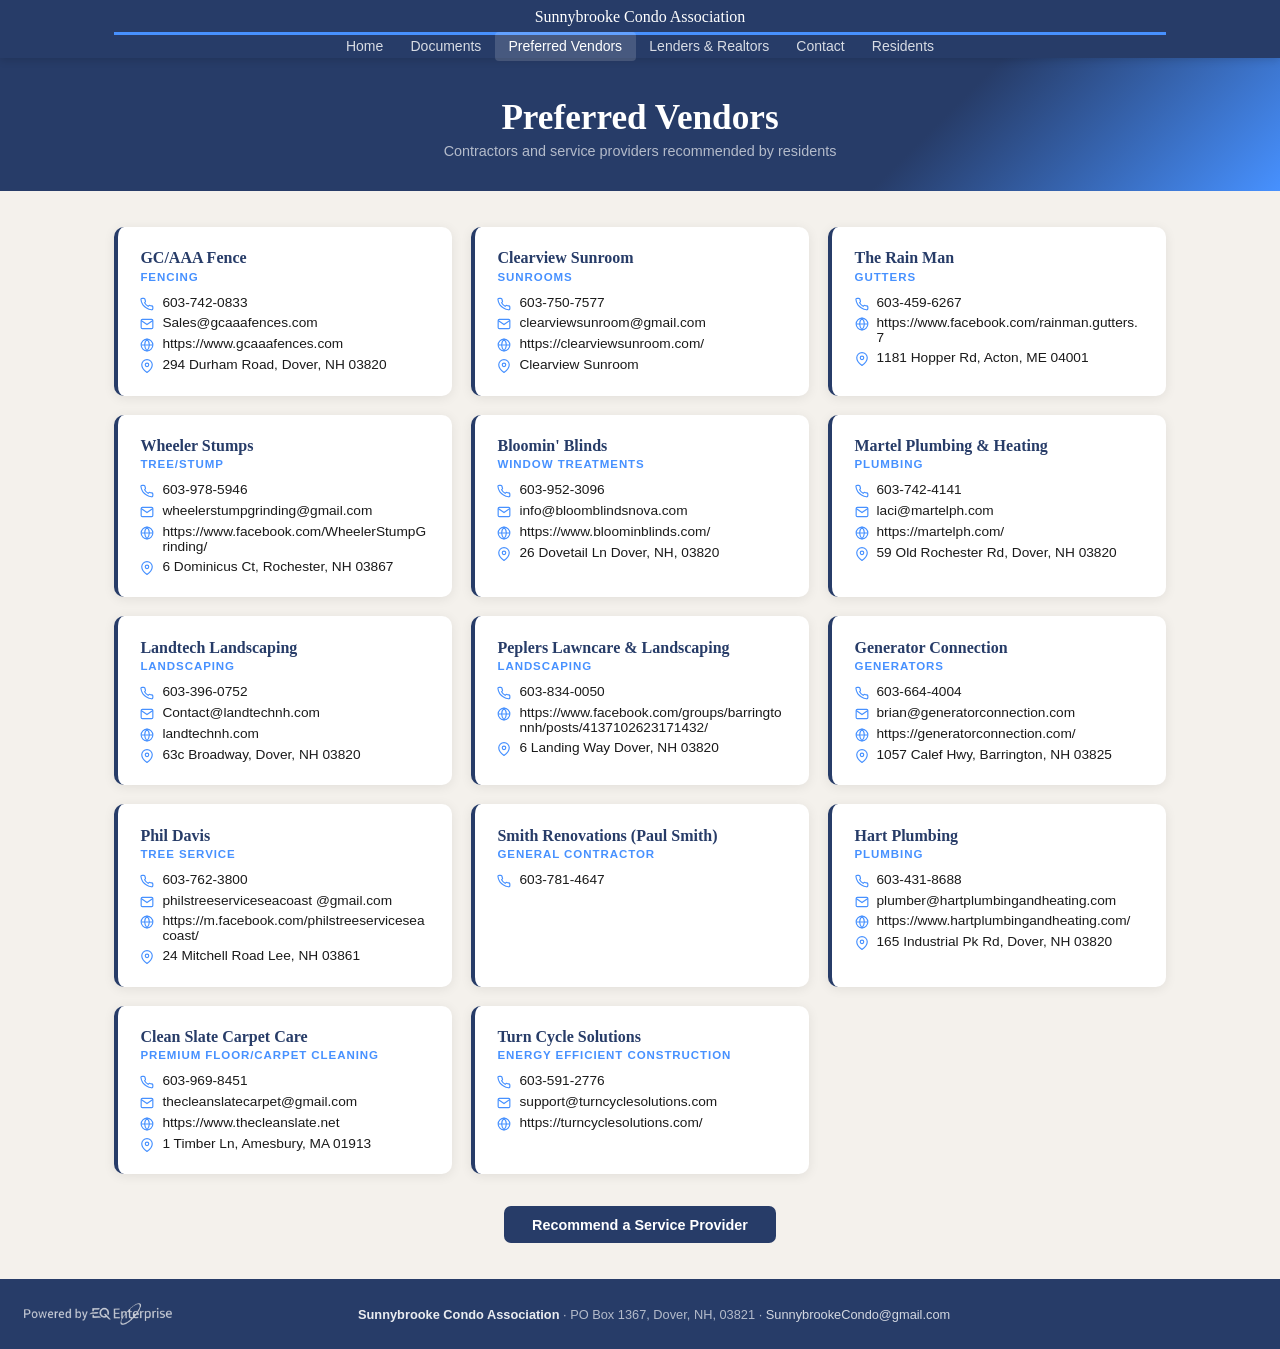
<file: vendors.html>
<!DOCTYPE html>
<html lang="en">
<head>
<meta charset="UTF-8"/>
<meta name="viewport" content="width=device-width,initial-scale=1.0"/>
<title>Preferred Vendors - Sunnybrooke Condo Association</title>
<link rel="stylesheet" href="style.css"/>
<link rel="manifest" href="manifest.json"/>
<link rel="icon" href="icon-192.png" type="image/png"/>
<link rel="apple-touch-icon" href="apple-touch-icon.png"/>
<meta name="mobile-web-app-capable" content="yes"/>
<meta name="apple-mobile-web-app-capable" content="yes"/>
<meta name="apple-mobile-web-app-status-bar-style" content="black-translucent"/>
<meta name="apple-mobile-web-app-title" content="Sunnybrooke Condo Association"/>
<script>function toggleVendorForm(){var w=document.getElementById("vendor-rec-wrap");if(!w)return;var opening=w.style.display==="none";w.style.display=opening?"":"none";if(opening)w.scrollIntoView({behavior:"smooth",block:"start"});}</script></head>
<body>


<script>
  function toggleMenu(){var nl=document.getElementById("nav-links");if(nl)nl.classList.toggle("open");}
  var deferredInstallPrompt=null;
  window.addEventListener("beforeinstallprompt",function(e){e.preventDefault();deferredInstallPrompt=e;});
  function installApp(){
    var isIOS=/iphone|ipad|ipod/i.test(navigator.userAgent);
    if(isIOS){
      alert("To install: tap the Share icon, then \"Add to Home Screen\".");
      return;
    }
    if(deferredInstallPrompt){
      deferredInstallPrompt.prompt();
      deferredInstallPrompt.userChoice.then(function(){deferredInstallPrompt=null;});
    } else {
      alert("To install: open your browser menu and choose \"Install app\" or \"Add to Home Screen\".");
    }
  }
</script>
<nav>
  <div class="nav-inner">
    <div class="nav-brand-row">
      <a class="nav-brand" href="index.html">Sunnybrooke Condo Association</a>
      <button class="hamburger" onclick="toggleMenu()" aria-label="Menu"><span></span><span></span><span></span></button>
    </div>
    <ul class="nav-links" id="nav-links">
      <li class="nav-install-item"><a href="#" onclick="installApp();return false;">Install The SCA App!</a></li>
      <li><a href="index.html">Home</a></li>
      <li><a href="documents.html">Documents</a></li>
      <li><a href="vendors.html" class="active">Preferred Vendors</a></li>
      <li><a href="lenders.html">Lenders &amp; Realtors</a></li>
      <li><a href="contact.html">Contact</a></li>
      <li><a href="residents.html">Residents</a></li>
    </ul>
  </div>
</nav>
<main>
<div class="page-header"><h1>Preferred Vendors</h1><p>Contractors and service providers recommended by residents</p></div>
<div class="container"><div class="vendor-grid"><div class="vendor-card"><div class="vendor-name">GC/AAA Fence</div><div class="vendor-cat">Fencing</div><div class="vendor-contacts"><a class="vendor-contact" href="tel:6037420833"><svg width="14" height="14" fill="none" stroke="currentColor" stroke-width="2" viewBox="0 0 24 24"><path d="M22 16.92v3a2 2 0 0 1-2.18 2 19.79 19.79 0 0 1-8.63-3.07A19.5 19.5 0 0 1 4.69 13a19.79 19.79 0 0 1-3.07-8.67A2 2 0 0 1 3.6 2.24h3a2 2 0 0 1 2 1.72c.127.96.361 1.903.7 2.81a2 2 0 0 1-.45 2.11L7.91 9.91a16 16 0 0 0 6.09 6.09l.91-.91a2 2 0 0 1 2.11-.45c.907.339 1.85.573 2.81.7A2 2 0 0 1 22 16.92z"/></svg>603-742-0833</a><a class="vendor-contact" href="mailto:Sales@gcaaafences.com"><svg width="14" height="14" fill="none" stroke="currentColor" stroke-width="2" viewBox="0 0 24 24"><path d="M4 4h16c1.1 0 2 .9 2 2v12c0 1.1-.9 2-2 2H4c-1.1 0-2-.9-2-2V6c0-1.1.9-2 2-2z"/><polyline points="22,6 12,13 2,6"/></svg>Sales@gcaaafences.com</a><a class="vendor-contact" href="https://www.gcaaafences.com" target="_blank"><svg width="14" height="14" fill="none" stroke="currentColor" stroke-width="2" viewBox="0 0 24 24"><circle cx="12" cy="12" r="10"/><line x1="2" y1="12" x2="22" y2="12"/><path d="M12 2a15.3 15.3 0 0 1 4 10 15.3 15.3 0 0 1-4 10 15.3 15.3 0 0 1-4-10 15.3 15.3 0 0 1 4-10z"/></svg>https://www.gcaaafences.com</a><span class="vendor-contact"><svg width="14" height="14" fill="none" stroke="currentColor" stroke-width="2" viewBox="0 0 24 24"><path d="M21 10c0 7-9 13-9 13S3 17 3 10a9 9 0 0 1 18 0z"/><circle cx="12" cy="10" r="3"/></svg>294 Durham Road, Dover, NH 03820</span></div></div><div class="vendor-card"><div class="vendor-name">Clearview Sunroom</div><div class="vendor-cat">Sunrooms</div><div class="vendor-contacts"><a class="vendor-contact" href="tel:6037507577"><svg width="14" height="14" fill="none" stroke="currentColor" stroke-width="2" viewBox="0 0 24 24"><path d="M22 16.92v3a2 2 0 0 1-2.18 2 19.79 19.79 0 0 1-8.63-3.07A19.5 19.5 0 0 1 4.69 13a19.79 19.79 0 0 1-3.07-8.67A2 2 0 0 1 3.6 2.24h3a2 2 0 0 1 2 1.72c.127.96.361 1.903.7 2.81a2 2 0 0 1-.45 2.11L7.91 9.91a16 16 0 0 0 6.09 6.09l.91-.91a2 2 0 0 1 2.11-.45c.907.339 1.85.573 2.81.7A2 2 0 0 1 22 16.92z"/></svg>603-750-7577</a><a class="vendor-contact" href="mailto:clearviewsunroom@gmail.com"><svg width="14" height="14" fill="none" stroke="currentColor" stroke-width="2" viewBox="0 0 24 24"><path d="M4 4h16c1.1 0 2 .9 2 2v12c0 1.1-.9 2-2 2H4c-1.1 0-2-.9-2-2V6c0-1.1.9-2 2-2z"/><polyline points="22,6 12,13 2,6"/></svg>clearviewsunroom@gmail.com</a><a class="vendor-contact" href="https://clearviewsunroom.com/" target="_blank"><svg width="14" height="14" fill="none" stroke="currentColor" stroke-width="2" viewBox="0 0 24 24"><circle cx="12" cy="12" r="10"/><line x1="2" y1="12" x2="22" y2="12"/><path d="M12 2a15.3 15.3 0 0 1 4 10 15.3 15.3 0 0 1-4 10 15.3 15.3 0 0 1-4-10 15.3 15.3 0 0 1 4-10z"/></svg>https://clearviewsunroom.com/</a><span class="vendor-contact"><svg width="14" height="14" fill="none" stroke="currentColor" stroke-width="2" viewBox="0 0 24 24"><path d="M21 10c0 7-9 13-9 13S3 17 3 10a9 9 0 0 1 18 0z"/><circle cx="12" cy="10" r="3"/></svg>Clearview Sunroom</span></div></div><div class="vendor-card"><div class="vendor-name">The Rain Man</div><div class="vendor-cat">Gutters</div><div class="vendor-contacts"><a class="vendor-contact" href="tel:6034596267"><svg width="14" height="14" fill="none" stroke="currentColor" stroke-width="2" viewBox="0 0 24 24"><path d="M22 16.92v3a2 2 0 0 1-2.18 2 19.79 19.79 0 0 1-8.63-3.07A19.5 19.5 0 0 1 4.69 13a19.79 19.79 0 0 1-3.07-8.67A2 2 0 0 1 3.6 2.24h3a2 2 0 0 1 2 1.72c.127.96.361 1.903.7 2.81a2 2 0 0 1-.45 2.11L7.91 9.91a16 16 0 0 0 6.09 6.09l.91-.91a2 2 0 0 1 2.11-.45c.907.339 1.85.573 2.81.7A2 2 0 0 1 22 16.92z"/></svg>603-459-6267</a><a class="vendor-contact" href="https://www.facebook.com/rainman.gutters.7" target="_blank"><svg width="14" height="14" fill="none" stroke="currentColor" stroke-width="2" viewBox="0 0 24 24"><circle cx="12" cy="12" r="10"/><line x1="2" y1="12" x2="22" y2="12"/><path d="M12 2a15.3 15.3 0 0 1 4 10 15.3 15.3 0 0 1-4 10 15.3 15.3 0 0 1-4-10 15.3 15.3 0 0 1 4-10z"/></svg>https://www.facebook.com/rainman.gutters.7</a><span class="vendor-contact"><svg width="14" height="14" fill="none" stroke="currentColor" stroke-width="2" viewBox="0 0 24 24"><path d="M21 10c0 7-9 13-9 13S3 17 3 10a9 9 0 0 1 18 0z"/><circle cx="12" cy="10" r="3"/></svg>1181 Hopper Rd, Acton, ME 04001</span></div></div><div class="vendor-card"><div class="vendor-name">Wheeler Stumps</div><div class="vendor-cat">Tree/Stump</div><div class="vendor-contacts"><a class="vendor-contact" href="tel:6039785946"><svg width="14" height="14" fill="none" stroke="currentColor" stroke-width="2" viewBox="0 0 24 24"><path d="M22 16.92v3a2 2 0 0 1-2.18 2 19.79 19.79 0 0 1-8.63-3.07A19.5 19.5 0 0 1 4.69 13a19.79 19.79 0 0 1-3.07-8.67A2 2 0 0 1 3.6 2.24h3a2 2 0 0 1 2 1.72c.127.96.361 1.903.7 2.81a2 2 0 0 1-.45 2.11L7.91 9.91a16 16 0 0 0 6.09 6.09l.91-.91a2 2 0 0 1 2.11-.45c.907.339 1.85.573 2.81.7A2 2 0 0 1 22 16.92z"/></svg>603-978-5946</a><a class="vendor-contact" href="mailto:wheelerstumpgrinding@gmail.com"><svg width="14" height="14" fill="none" stroke="currentColor" stroke-width="2" viewBox="0 0 24 24"><path d="M4 4h16c1.1 0 2 .9 2 2v12c0 1.1-.9 2-2 2H4c-1.1 0-2-.9-2-2V6c0-1.1.9-2 2-2z"/><polyline points="22,6 12,13 2,6"/></svg>wheelerstumpgrinding@gmail.com</a><a class="vendor-contact" href="https://www.facebook.com/WheelerStumpGrinding/" target="_blank"><svg width="14" height="14" fill="none" stroke="currentColor" stroke-width="2" viewBox="0 0 24 24"><circle cx="12" cy="12" r="10"/><line x1="2" y1="12" x2="22" y2="12"/><path d="M12 2a15.3 15.3 0 0 1 4 10 15.3 15.3 0 0 1-4 10 15.3 15.3 0 0 1-4-10 15.3 15.3 0 0 1 4-10z"/></svg>https://www.facebook.com/WheelerStumpGrinding/</a><span class="vendor-contact"><svg width="14" height="14" fill="none" stroke="currentColor" stroke-width="2" viewBox="0 0 24 24"><path d="M21 10c0 7-9 13-9 13S3 17 3 10a9 9 0 0 1 18 0z"/><circle cx="12" cy="10" r="3"/></svg>6 Dominicus Ct, Rochester, NH 03867</span></div></div><div class="vendor-card"><div class="vendor-name">Bloomin' Blinds</div><div class="vendor-cat">Window Treatments</div><div class="vendor-contacts"><a class="vendor-contact" href="tel:6039523096"><svg width="14" height="14" fill="none" stroke="currentColor" stroke-width="2" viewBox="0 0 24 24"><path d="M22 16.92v3a2 2 0 0 1-2.18 2 19.79 19.79 0 0 1-8.63-3.07A19.5 19.5 0 0 1 4.69 13a19.79 19.79 0 0 1-3.07-8.67A2 2 0 0 1 3.6 2.24h3a2 2 0 0 1 2 1.72c.127.96.361 1.903.7 2.81a2 2 0 0 1-.45 2.11L7.91 9.91a16 16 0 0 0 6.09 6.09l.91-.91a2 2 0 0 1 2.11-.45c.907.339 1.85.573 2.81.7A2 2 0 0 1 22 16.92z"/></svg>603-952-3096</a><a class="vendor-contact" href="mailto:info@bloomblindsnova.com"><svg width="14" height="14" fill="none" stroke="currentColor" stroke-width="2" viewBox="0 0 24 24"><path d="M4 4h16c1.1 0 2 .9 2 2v12c0 1.1-.9 2-2 2H4c-1.1 0-2-.9-2-2V6c0-1.1.9-2 2-2z"/><polyline points="22,6 12,13 2,6"/></svg>info@bloomblindsnova.com</a><a class="vendor-contact" href="https://www.bloominblinds.com/" target="_blank"><svg width="14" height="14" fill="none" stroke="currentColor" stroke-width="2" viewBox="0 0 24 24"><circle cx="12" cy="12" r="10"/><line x1="2" y1="12" x2="22" y2="12"/><path d="M12 2a15.3 15.3 0 0 1 4 10 15.3 15.3 0 0 1-4 10 15.3 15.3 0 0 1-4-10 15.3 15.3 0 0 1 4-10z"/></svg>https://www.bloominblinds.com/</a><span class="vendor-contact"><svg width="14" height="14" fill="none" stroke="currentColor" stroke-width="2" viewBox="0 0 24 24"><path d="M21 10c0 7-9 13-9 13S3 17 3 10a9 9 0 0 1 18 0z"/><circle cx="12" cy="10" r="3"/></svg>26 Dovetail Ln Dover, NH, 03820</span></div></div><div class="vendor-card"><div class="vendor-name">Martel Plumbing & Heating</div><div class="vendor-cat">Plumbing</div><div class="vendor-contacts"><a class="vendor-contact" href="tel:6037424141"><svg width="14" height="14" fill="none" stroke="currentColor" stroke-width="2" viewBox="0 0 24 24"><path d="M22 16.92v3a2 2 0 0 1-2.18 2 19.79 19.79 0 0 1-8.63-3.07A19.5 19.5 0 0 1 4.69 13a19.79 19.79 0 0 1-3.07-8.67A2 2 0 0 1 3.6 2.24h3a2 2 0 0 1 2 1.72c.127.96.361 1.903.7 2.81a2 2 0 0 1-.45 2.11L7.91 9.91a16 16 0 0 0 6.09 6.09l.91-.91a2 2 0 0 1 2.11-.45c.907.339 1.85.573 2.81.7A2 2 0 0 1 22 16.92z"/></svg>603-742-4141</a><a class="vendor-contact" href="mailto:laci@martelph.com"><svg width="14" height="14" fill="none" stroke="currentColor" stroke-width="2" viewBox="0 0 24 24"><path d="M4 4h16c1.1 0 2 .9 2 2v12c0 1.1-.9 2-2 2H4c-1.1 0-2-.9-2-2V6c0-1.1.9-2 2-2z"/><polyline points="22,6 12,13 2,6"/></svg>laci@martelph.com</a><a class="vendor-contact" href="https://martelph.com/" target="_blank"><svg width="14" height="14" fill="none" stroke="currentColor" stroke-width="2" viewBox="0 0 24 24"><circle cx="12" cy="12" r="10"/><line x1="2" y1="12" x2="22" y2="12"/><path d="M12 2a15.3 15.3 0 0 1 4 10 15.3 15.3 0 0 1-4 10 15.3 15.3 0 0 1-4-10 15.3 15.3 0 0 1 4-10z"/></svg>https://martelph.com/</a><span class="vendor-contact"><svg width="14" height="14" fill="none" stroke="currentColor" stroke-width="2" viewBox="0 0 24 24"><path d="M21 10c0 7-9 13-9 13S3 17 3 10a9 9 0 0 1 18 0z"/><circle cx="12" cy="10" r="3"/></svg>59 Old Rochester Rd, Dover, NH 03820</span></div></div><div class="vendor-card"><div class="vendor-name">Landtech Landscaping</div><div class="vendor-cat">Landscaping</div><div class="vendor-contacts"><a class="vendor-contact" href="tel:6033960752"><svg width="14" height="14" fill="none" stroke="currentColor" stroke-width="2" viewBox="0 0 24 24"><path d="M22 16.92v3a2 2 0 0 1-2.18 2 19.79 19.79 0 0 1-8.63-3.07A19.5 19.5 0 0 1 4.69 13a19.79 19.79 0 0 1-3.07-8.67A2 2 0 0 1 3.6 2.24h3a2 2 0 0 1 2 1.72c.127.96.361 1.903.7 2.81a2 2 0 0 1-.45 2.11L7.91 9.91a16 16 0 0 0 6.09 6.09l.91-.91a2 2 0 0 1 2.11-.45c.907.339 1.85.573 2.81.7A2 2 0 0 1 22 16.92z"/></svg>603-396-0752</a><a class="vendor-contact" href="mailto:Contact@landtechnh.com"><svg width="14" height="14" fill="none" stroke="currentColor" stroke-width="2" viewBox="0 0 24 24"><path d="M4 4h16c1.1 0 2 .9 2 2v12c0 1.1-.9 2-2 2H4c-1.1 0-2-.9-2-2V6c0-1.1.9-2 2-2z"/><polyline points="22,6 12,13 2,6"/></svg>Contact@landtechnh.com</a><a class="vendor-contact" href="https://landtechnh.com" target="_blank"><svg width="14" height="14" fill="none" stroke="currentColor" stroke-width="2" viewBox="0 0 24 24"><circle cx="12" cy="12" r="10"/><line x1="2" y1="12" x2="22" y2="12"/><path d="M12 2a15.3 15.3 0 0 1 4 10 15.3 15.3 0 0 1-4 10 15.3 15.3 0 0 1-4-10 15.3 15.3 0 0 1 4-10z"/></svg>landtechnh.com</a><span class="vendor-contact"><svg width="14" height="14" fill="none" stroke="currentColor" stroke-width="2" viewBox="0 0 24 24"><path d="M21 10c0 7-9 13-9 13S3 17 3 10a9 9 0 0 1 18 0z"/><circle cx="12" cy="10" r="3"/></svg>63c Broadway, Dover, NH 03820</span></div></div><div class="vendor-card"><div class="vendor-name">Peplers Lawncare & Landscaping</div><div class="vendor-cat">Landscaping</div><div class="vendor-contacts"><a class="vendor-contact" href="tel:6038340050"><svg width="14" height="14" fill="none" stroke="currentColor" stroke-width="2" viewBox="0 0 24 24"><path d="M22 16.92v3a2 2 0 0 1-2.18 2 19.79 19.79 0 0 1-8.63-3.07A19.5 19.5 0 0 1 4.69 13a19.79 19.79 0 0 1-3.07-8.67A2 2 0 0 1 3.6 2.24h3a2 2 0 0 1 2 1.72c.127.96.361 1.903.7 2.81a2 2 0 0 1-.45 2.11L7.91 9.91a16 16 0 0 0 6.09 6.09l.91-.91a2 2 0 0 1 2.11-.45c.907.339 1.85.573 2.81.7A2 2 0 0 1 22 16.92z"/></svg>603-834-0050</a><a class="vendor-contact" href="https://www.facebook.com/groups/barringtonnh/posts/4137102623171432/" target="_blank"><svg width="14" height="14" fill="none" stroke="currentColor" stroke-width="2" viewBox="0 0 24 24"><circle cx="12" cy="12" r="10"/><line x1="2" y1="12" x2="22" y2="12"/><path d="M12 2a15.3 15.3 0 0 1 4 10 15.3 15.3 0 0 1-4 10 15.3 15.3 0 0 1-4-10 15.3 15.3 0 0 1 4-10z"/></svg>https://www.facebook.com/groups/barringtonnh/posts/4137102623171432/</a><span class="vendor-contact"><svg width="14" height="14" fill="none" stroke="currentColor" stroke-width="2" viewBox="0 0 24 24"><path d="M21 10c0 7-9 13-9 13S3 17 3 10a9 9 0 0 1 18 0z"/><circle cx="12" cy="10" r="3"/></svg>6 Landing Way  Dover, NH 03820</span></div></div><div class="vendor-card"><div class="vendor-name">Generator Connection</div><div class="vendor-cat">Generators</div><div class="vendor-contacts"><a class="vendor-contact" href="tel:6036644004"><svg width="14" height="14" fill="none" stroke="currentColor" stroke-width="2" viewBox="0 0 24 24"><path d="M22 16.92v3a2 2 0 0 1-2.18 2 19.79 19.79 0 0 1-8.63-3.07A19.5 19.5 0 0 1 4.69 13a19.79 19.79 0 0 1-3.07-8.67A2 2 0 0 1 3.6 2.24h3a2 2 0 0 1 2 1.72c.127.96.361 1.903.7 2.81a2 2 0 0 1-.45 2.11L7.91 9.91a16 16 0 0 0 6.09 6.09l.91-.91a2 2 0 0 1 2.11-.45c.907.339 1.85.573 2.81.7A2 2 0 0 1 22 16.92z"/></svg>603-664-4004</a><a class="vendor-contact" href="mailto:brian@generatorconnection.com"><svg width="14" height="14" fill="none" stroke="currentColor" stroke-width="2" viewBox="0 0 24 24"><path d="M4 4h16c1.1 0 2 .9 2 2v12c0 1.1-.9 2-2 2H4c-1.1 0-2-.9-2-2V6c0-1.1.9-2 2-2z"/><polyline points="22,6 12,13 2,6"/></svg>brian@generatorconnection.com</a><a class="vendor-contact" href="https://generatorconnection.com/" target="_blank"><svg width="14" height="14" fill="none" stroke="currentColor" stroke-width="2" viewBox="0 0 24 24"><circle cx="12" cy="12" r="10"/><line x1="2" y1="12" x2="22" y2="12"/><path d="M12 2a15.3 15.3 0 0 1 4 10 15.3 15.3 0 0 1-4 10 15.3 15.3 0 0 1-4-10 15.3 15.3 0 0 1 4-10z"/></svg>https://generatorconnection.com/</a><span class="vendor-contact"><svg width="14" height="14" fill="none" stroke="currentColor" stroke-width="2" viewBox="0 0 24 24"><path d="M21 10c0 7-9 13-9 13S3 17 3 10a9 9 0 0 1 18 0z"/><circle cx="12" cy="10" r="3"/></svg>1057 Calef Hwy, Barrington, NH 03825</span></div></div><div class="vendor-card"><div class="vendor-name">Phil Davis</div><div class="vendor-cat">Tree Service</div><div class="vendor-contacts"><a class="vendor-contact" href="tel:6037623800"><svg width="14" height="14" fill="none" stroke="currentColor" stroke-width="2" viewBox="0 0 24 24"><path d="M22 16.92v3a2 2 0 0 1-2.18 2 19.79 19.79 0 0 1-8.63-3.07A19.5 19.5 0 0 1 4.69 13a19.79 19.79 0 0 1-3.07-8.67A2 2 0 0 1 3.6 2.24h3a2 2 0 0 1 2 1.72c.127.96.361 1.903.7 2.81a2 2 0 0 1-.45 2.11L7.91 9.91a16 16 0 0 0 6.09 6.09l.91-.91a2 2 0 0 1 2.11-.45c.907.339 1.85.573 2.81.7A2 2 0 0 1 22 16.92z"/></svg>603-762-3800</a><a class="vendor-contact" href="mailto:philstreeserviceseacoast @gmail.com"><svg width="14" height="14" fill="none" stroke="currentColor" stroke-width="2" viewBox="0 0 24 24"><path d="M4 4h16c1.1 0 2 .9 2 2v12c0 1.1-.9 2-2 2H4c-1.1 0-2-.9-2-2V6c0-1.1.9-2 2-2z"/><polyline points="22,6 12,13 2,6"/></svg>philstreeserviceseacoast @gmail.com</a><a class="vendor-contact" href="https://m.facebook.com/philstreeserviceseacoast/" target="_blank"><svg width="14" height="14" fill="none" stroke="currentColor" stroke-width="2" viewBox="0 0 24 24"><circle cx="12" cy="12" r="10"/><line x1="2" y1="12" x2="22" y2="12"/><path d="M12 2a15.3 15.3 0 0 1 4 10 15.3 15.3 0 0 1-4 10 15.3 15.3 0 0 1-4-10 15.3 15.3 0 0 1 4-10z"/></svg>https://m.facebook.com/philstreeserviceseacoast/</a><span class="vendor-contact"><svg width="14" height="14" fill="none" stroke="currentColor" stroke-width="2" viewBox="0 0 24 24"><path d="M21 10c0 7-9 13-9 13S3 17 3 10a9 9 0 0 1 18 0z"/><circle cx="12" cy="10" r="3"/></svg>24 Mitchell Road Lee, NH 03861</span></div></div><div class="vendor-card"><div class="vendor-name">Smith Renovations (Paul Smith)</div><div class="vendor-cat">General Contractor</div><div class="vendor-contacts"><a class="vendor-contact" href="tel:6037814647"><svg width="14" height="14" fill="none" stroke="currentColor" stroke-width="2" viewBox="0 0 24 24"><path d="M22 16.92v3a2 2 0 0 1-2.18 2 19.79 19.79 0 0 1-8.63-3.07A19.5 19.5 0 0 1 4.69 13a19.79 19.79 0 0 1-3.07-8.67A2 2 0 0 1 3.6 2.24h3a2 2 0 0 1 2 1.72c.127.96.361 1.903.7 2.81a2 2 0 0 1-.45 2.11L7.91 9.91a16 16 0 0 0 6.09 6.09l.91-.91a2 2 0 0 1 2.11-.45c.907.339 1.85.573 2.81.7A2 2 0 0 1 22 16.92z"/></svg>603-781-4647</a></div></div><div class="vendor-card"><div class="vendor-name">Hart Plumbing</div><div class="vendor-cat">Plumbing</div><div class="vendor-contacts"><a class="vendor-contact" href="tel:6034318688"><svg width="14" height="14" fill="none" stroke="currentColor" stroke-width="2" viewBox="0 0 24 24"><path d="M22 16.92v3a2 2 0 0 1-2.18 2 19.79 19.79 0 0 1-8.63-3.07A19.5 19.5 0 0 1 4.69 13a19.79 19.79 0 0 1-3.07-8.67A2 2 0 0 1 3.6 2.24h3a2 2 0 0 1 2 1.72c.127.96.361 1.903.7 2.81a2 2 0 0 1-.45 2.11L7.91 9.91a16 16 0 0 0 6.09 6.09l.91-.91a2 2 0 0 1 2.11-.45c.907.339 1.85.573 2.81.7A2 2 0 0 1 22 16.92z"/></svg>603-431-8688</a><a class="vendor-contact" href="mailto:plumber@hartplumbingandheating.com"><svg width="14" height="14" fill="none" stroke="currentColor" stroke-width="2" viewBox="0 0 24 24"><path d="M4 4h16c1.1 0 2 .9 2 2v12c0 1.1-.9 2-2 2H4c-1.1 0-2-.9-2-2V6c0-1.1.9-2 2-2z"/><polyline points="22,6 12,13 2,6"/></svg>plumber@hartplumbingandheating.com</a><a class="vendor-contact" href="https://www.hartplumbingandheating.com/" target="_blank"><svg width="14" height="14" fill="none" stroke="currentColor" stroke-width="2" viewBox="0 0 24 24"><circle cx="12" cy="12" r="10"/><line x1="2" y1="12" x2="22" y2="12"/><path d="M12 2a15.3 15.3 0 0 1 4 10 15.3 15.3 0 0 1-4 10 15.3 15.3 0 0 1-4-10 15.3 15.3 0 0 1 4-10z"/></svg>https://www.hartplumbingandheating.com/</a><span class="vendor-contact"><svg width="14" height="14" fill="none" stroke="currentColor" stroke-width="2" viewBox="0 0 24 24"><path d="M21 10c0 7-9 13-9 13S3 17 3 10a9 9 0 0 1 18 0z"/><circle cx="12" cy="10" r="3"/></svg>165 Industrial Pk Rd, Dover, NH 03820</span></div></div><div class="vendor-card"><div class="vendor-name">Clean Slate Carpet Care</div><div class="vendor-cat">Premium Floor/Carpet Cleaning</div><div class="vendor-contacts"><a class="vendor-contact" href="tel:6039698451"><svg width="14" height="14" fill="none" stroke="currentColor" stroke-width="2" viewBox="0 0 24 24"><path d="M22 16.92v3a2 2 0 0 1-2.18 2 19.79 19.79 0 0 1-8.63-3.07A19.5 19.5 0 0 1 4.69 13a19.79 19.79 0 0 1-3.07-8.67A2 2 0 0 1 3.6 2.24h3a2 2 0 0 1 2 1.72c.127.96.361 1.903.7 2.81a2 2 0 0 1-.45 2.11L7.91 9.91a16 16 0 0 0 6.09 6.09l.91-.91a2 2 0 0 1 2.11-.45c.907.339 1.85.573 2.81.7A2 2 0 0 1 22 16.92z"/></svg>603-969-8451</a><a class="vendor-contact" href="mailto:thecleanslatecarpet@gmail.com"><svg width="14" height="14" fill="none" stroke="currentColor" stroke-width="2" viewBox="0 0 24 24"><path d="M4 4h16c1.1 0 2 .9 2 2v12c0 1.1-.9 2-2 2H4c-1.1 0-2-.9-2-2V6c0-1.1.9-2 2-2z"/><polyline points="22,6 12,13 2,6"/></svg>thecleanslatecarpet@gmail.com</a><a class="vendor-contact" href="https://www.thecleanslate.net" target="_blank"><svg width="14" height="14" fill="none" stroke="currentColor" stroke-width="2" viewBox="0 0 24 24"><circle cx="12" cy="12" r="10"/><line x1="2" y1="12" x2="22" y2="12"/><path d="M12 2a15.3 15.3 0 0 1 4 10 15.3 15.3 0 0 1-4 10 15.3 15.3 0 0 1-4-10 15.3 15.3 0 0 1 4-10z"/></svg>https://www.thecleanslate.net</a><span class="vendor-contact"><svg width="14" height="14" fill="none" stroke="currentColor" stroke-width="2" viewBox="0 0 24 24"><path d="M21 10c0 7-9 13-9 13S3 17 3 10a9 9 0 0 1 18 0z"/><circle cx="12" cy="10" r="3"/></svg>1 Timber Ln, Amesbury, MA 01913</span></div></div><div class="vendor-card"><div class="vendor-name">Turn Cycle Solutions</div><div class="vendor-cat">Energy Efficient Construction</div><div class="vendor-contacts"><a class="vendor-contact" href="tel:6035912776"><svg width="14" height="14" fill="none" stroke="currentColor" stroke-width="2" viewBox="0 0 24 24"><path d="M22 16.92v3a2 2 0 0 1-2.18 2 19.79 19.79 0 0 1-8.63-3.07A19.5 19.5 0 0 1 4.69 13a19.79 19.79 0 0 1-3.07-8.67A2 2 0 0 1 3.6 2.24h3a2 2 0 0 1 2 1.72c.127.96.361 1.903.7 2.81a2 2 0 0 1-.45 2.11L7.91 9.91a16 16 0 0 0 6.09 6.09l.91-.91a2 2 0 0 1 2.11-.45c.907.339 1.85.573 2.81.7A2 2 0 0 1 22 16.92z"/></svg>603-591-2776</a><a class="vendor-contact" href="mailto:support@turncyclesolutions.com"><svg width="14" height="14" fill="none" stroke="currentColor" stroke-width="2" viewBox="0 0 24 24"><path d="M4 4h16c1.1 0 2 .9 2 2v12c0 1.1-.9 2-2 2H4c-1.1 0-2-.9-2-2V6c0-1.1.9-2 2-2z"/><polyline points="22,6 12,13 2,6"/></svg>support@turncyclesolutions.com</a><a class="vendor-contact" href="https://turncyclesolutions.com/" target="_blank"><svg width="14" height="14" fill="none" stroke="currentColor" stroke-width="2" viewBox="0 0 24 24"><circle cx="12" cy="12" r="10"/><line x1="2" y1="12" x2="22" y2="12"/><path d="M12 2a15.3 15.3 0 0 1 4 10 15.3 15.3 0 0 1-4 10 15.3 15.3 0 0 1-4-10 15.3 15.3 0 0 1 4-10z"/></svg>https://turncyclesolutions.com/</a></div></div></div><div style="margin-top:2rem;text-align:center;"><button onclick="toggleVendorForm()" style="background:var(--primary);color:#fff;border:none;border-radius:7px;padding:0.65rem 1.75rem;font-size:0.9rem;font-weight:600;cursor:pointer;font-family:inherit;">Recommend a Service Provider</button></div><div id="vendor-rec-wrap" style="display:none;margin-top:1.5rem;"><div class="info-block"><h2>Recommend a Service Provider</h2><p style="font-size:0.875rem;color:var(--text-muted);margin-bottom:1.25rem;">Used a contractor or service provider you'd recommend to your neighbors? Let the board know and we'll consider adding them to this list.</p><form action="https://formspree.io/f/mreneedb" method="POST" style="display:flex;flex-direction:column;gap:0.85rem;"><input type="hidden" name="_subject" value="Vendor Recommendation"/><div><label for="vrec-name" style="display:block;font-size:0.78rem;font-weight:600;text-transform:uppercase;letter-spacing:0.05em;color:var(--text-muted);margin-bottom:0.3rem;">Business Name</label><input id="vrec-name" type="text" name="business_name" placeholder="e.g. Acme Plumbing" required style="width:100%;padding:0.55rem 0.75rem;border:1px solid var(--border);border-radius:6px;font-size:0.9rem;font-family:inherit;"/></div><div><label for="vrec-category" style="display:block;font-size:0.78rem;font-weight:600;text-transform:uppercase;letter-spacing:0.05em;color:var(--text-muted);margin-bottom:0.3rem;">Category / Trade</label><input id="vrec-category" type="text" name="category" placeholder="e.g. Plumbing, Landscaping, Roofing" style="width:100%;padding:0.55rem 0.75rem;border:1px solid var(--border);border-radius:6px;font-size:0.9rem;font-family:inherit;"/></div><div><label for="vrec-phone" style="display:block;font-size:0.78rem;font-weight:600;text-transform:uppercase;letter-spacing:0.05em;color:var(--text-muted);margin-bottom:0.3rem;">Phone <span style="font-weight:400;text-transform:none;letter-spacing:0;">(optional)</span></label><input id="vrec-phone" type="text" name="phone" placeholder="e.g. 603-555-0100" style="width:100%;padding:0.55rem 0.75rem;border:1px solid var(--border);border-radius:6px;font-size:0.9rem;font-family:inherit;"/></div><div><label for="vrec-email" style="display:block;font-size:0.78rem;font-weight:600;text-transform:uppercase;letter-spacing:0.05em;color:var(--text-muted);margin-bottom:0.3rem;">Email <span style="font-weight:400;text-transform:none;letter-spacing:0;">(optional)</span></label><input id="vrec-email" type="email" name="vendor_email" placeholder="e.g. info@acmeplumbing.com" style="width:100%;padding:0.55rem 0.75rem;border:1px solid var(--border);border-radius:6px;font-size:0.9rem;font-family:inherit;"/></div><div><label for="vrec-website" style="display:block;font-size:0.78rem;font-weight:600;text-transform:uppercase;letter-spacing:0.05em;color:var(--text-muted);margin-bottom:0.3rem;">Website <span style="font-weight:400;text-transform:none;letter-spacing:0;">(optional)</span></label><input id="vrec-website" type="text" name="website" placeholder="e.g. acmeplumbing.com" style="width:100%;padding:0.55rem 0.75rem;border:1px solid var(--border);border-radius:6px;font-size:0.9rem;font-family:inherit;"/></div><div><label for="vrec-address" style="display:block;font-size:0.78rem;font-weight:600;text-transform:uppercase;letter-spacing:0.05em;color:var(--text-muted);margin-bottom:0.3rem;">Address <span style="font-weight:400;text-transform:none;letter-spacing:0;">(optional)</span></label><input id="vrec-address" type="text" name="address" placeholder="e.g. 123 Main St, Dover, NH" style="width:100%;padding:0.55rem 0.75rem;border:1px solid var(--border);border-radius:6px;font-size:0.9rem;font-family:inherit;"/></div><div><label for="vrec-comments" style="display:block;font-size:0.78rem;font-weight:600;text-transform:uppercase;letter-spacing:0.05em;color:var(--text-muted);margin-bottom:0.3rem;">Why do you recommend them? <span style="font-weight:400;text-transform:none;letter-spacing:0;">(optional)</span></label><textarea id="vrec-comments" name="comments" rows="3" placeholder="What work did they do? Would you hire them again?" style="width:100%;padding:0.55rem 0.75rem;border:1px solid var(--border);border-radius:6px;font-size:0.9rem;font-family:inherit;resize:vertical;"></textarea></div><div><label for="vrec-submitter" style="display:block;font-size:0.78rem;font-weight:600;text-transform:uppercase;letter-spacing:0.05em;color:var(--text-muted);margin-bottom:0.3rem;">Your Name <span style="font-weight:400;text-transform:none;letter-spacing:0;">(optional)</span></label><input id="vrec-submitter" type="text" name="submitted_by" placeholder="So the board can follow up if needed" style="width:100%;padding:0.55rem 0.75rem;border:1px solid var(--border);border-radius:6px;font-size:0.9rem;font-family:inherit;"/></div><div><button type="submit" style="background:var(--primary);color:#fff;border:none;border-radius:7px;padding:0.7rem 2rem;font-size:0.9rem;font-weight:600;cursor:pointer;font-family:inherit;">Submit Recommendation</button></div></form></div></div></div></main>
<footer>
  <div class="footer-inner">
    <div class="footer-brand-wrap"><span class="footer-brand"><a href="https://www.facebook.com/profile.php?id=61590887171758" target="_blank" rel="noopener" style="display:inline-block;line-height:0;"><img src="brandlogo.png" alt="logo" style="height:22px;width:auto;vertical-align:middle;opacity:0.75;"/></a></span></div>
    <p><strong>Sunnybrooke Condo Association</strong> &middot; PO Box 1367, Dover, NH, 03821 &middot; <a href="mailto:SunnybrookeCondo@gmail.com">SunnybrookeCondo@gmail.com</a></p>
    <div class="footer-brand-spacer"></div>
  </div>
</footer>
</body>
</html>
</file>
<file: style.css>
:root {
  --primary:      #273c68;
  --primary-mid:  #273c68;
  --primary-light:#e5e8ed;
  --forest:       #273c68;
  --forest-mid:   #273c68;
  --forest-light: #e5e8ed;
  --accent:       #4791ff;
  --stone:        #f4f1ec;
  --card-bg:      #ffffff;
  --text:         #1a1a1a;
  --text-muted:   #5a6b7a;
  --border:       #dde5e8;
  --shadow:       0 2px 12px rgba(0,0,0,0.08);
  --shadow-hover: 0 6px 24px rgba(0,0,0,0.14);
  --radius:       10px;
}
*,*::before,*::after{box-sizing:border-box;margin:0;padding:0}
html{scroll-behavior:smooth}
body{font-family:-apple-system,"Helvetica Neue",Arial,sans-serif;background:var(--stone);color:var(--text);min-height:100vh;display:flex;flex-direction:column}
nav{background:#273c68;position:sticky;top:0;z-index:100;box-shadow:0 2px 8px rgba(0,0,0,0.15)}
.nav-inner{max-width:1100px;margin:0 auto;padding:0 1.5rem}
.nav-brand-row{display:flex;align-items:center;justify-content:space-between;padding:0.5rem 0 0.4rem;border-bottom:3px solid var(--accent)}
body.no-stripe .nav-brand-row{border-bottom:none!important}
.nav-brand{font-family:Georgia,serif;font-size:1rem;color:#fff;text-decoration:none;text-align:center;flex:1}
.nav-links{display:flex;justify-content:center;gap:0;list-style:none;padding:0.15rem 0}
.nav-install-item{display:none}
.nav-links a{color:rgba(255,255,255,0.82);text-decoration:none;font-size:0.875rem;padding:0.4rem 0.85rem;border-radius:4px;transition:color 0.2s,background 0.2s}
.nav-links a.active{color:#fff;background:rgba(255,255,255,0.15)}
@media(hover:hover){.nav-links a:hover{color:#fff;background:rgba(255,255,255,0.15)}}
.hamburger{display:none;flex-direction:column;gap:5px;cursor:pointer;background:none;border:none;padding:11px;flex-shrink:0}
.hamburger span{display:block;width:24px;height:2px;background:#fff;border-radius:2px}
.hero{background:#273c68;position:relative;overflow:hidden}
.hero-img{width:100%;height:340px;object-fit:cover;object-position:center center;display:block;opacity:0.7}
.hero-img-placeholder{width:100%;height:340px;background:#273c68;display:block}
.hero-overlay{position:absolute;inset:0;background:linear-gradient(to bottom,rgba(0,0,0,0.15) 0%,rgba(0,0,0,0.25) 100%);display:flex;flex-direction:column;align-items:center;justify-content:center;text-align:center;padding:2rem}
.hero-badge{display:inline-block;background:rgba(255,255,255,0.15);border:1px solid rgba(255,255,255,0.35);color:rgba(255,255,255,0.9);font-size:0.72rem;font-weight:500;letter-spacing:0.14em;text-transform:uppercase;padding:0.3rem 0.9rem;border-radius:100px;margin-bottom:0.9rem}
.hero h1{font-family:Georgia,serif;font-size:clamp(1.9rem,5vw,3rem);color:#fff;line-height:1.15;margin-bottom:0.75rem;text-shadow:0 2px 8px rgba(0,0,0,0.4)}
.hero-sub{color:rgba(255,255,255,0.85);font-size:0.95rem;max-width:480px;line-height:1.6;text-shadow:0 1px 4px rgba(0,0,0,0.3)}
.info-strip{background:#fff;border-bottom:2px solid var(--border);padding:0.85rem 1.5rem}
.info-strip-inner{max-width:1100px;margin:0 auto;display:flex;gap:2rem;justify-content:center;flex-wrap:wrap}
.info-item{display:flex;align-items:center;gap:0.5rem;color:var(--primary);font-size:0.85rem;font-weight:500}
main{flex:1}
.container{max-width:1100px;margin:0 auto;padding:2.25rem 1.5rem}
.page-header{background:linear-gradient(135deg, #273c68 71%, #4791ff 100%);padding:2.5rem 1.5rem 2rem;text-align:center}
.page-header h1{font-family:Georgia,serif;color:#fff;font-size:clamp(1.6rem,4vw,2.2rem);margin-bottom:0.3rem}
.page-header p{color:rgba(255,255,255,0.65);font-size:0.9rem}
.quick-links{display:grid;grid-template-columns:repeat(auto-fit,minmax(220px,1fr));gap:1.25rem}
.quick-link{background:var(--card-bg);border-radius:var(--radius);box-shadow:var(--shadow);padding:1.5rem 1.35rem;text-decoration:none;color:var(--text);display:flex;flex-direction:column;gap:0.6rem;border-top:3px solid var(--primary);transition:box-shadow 0.2s,transform 0.2s}
.quick-link:hover{box-shadow:var(--shadow-hover);transform:translateY(-2px)}
.quick-link-icon{width:40px;height:40px;background:var(--forest-light);border-radius:8px;display:flex;align-items:center;justify-content:center;color:var(--primary)}
.quick-link h3{font-size:0.975rem;font-weight:600;color:var(--primary)}
.quick-link p{font-size:0.825rem;color:var(--text-muted);line-height:1.55}
.info-block{background:var(--card-bg);border-radius:var(--radius);box-shadow:var(--shadow);padding:1.75rem;margin-bottom:1.35rem}
.info-block h2{font-family:Georgia,serif;color:var(--primary);font-size:1.1rem;margin-bottom:1rem;padding-bottom:0.6rem;border-bottom:2px solid var(--border)}
.info-block p,.info-block li{font-size:0.9rem;line-height:1.7;color:var(--text);margin-bottom:0.35rem}
.info-block ul{padding-left:1.25rem}
.info-block a{color:var(--primary)}
.highlight-box{background:var(--forest-light);border-left:3px solid var(--primary);border-radius:0 6px 6px 0;padding:0.85rem 1.1rem;margin:0.75rem 0;font-size:0.875rem;line-height:1.6}
.notice{background:var(--forest-light);border:1px solid var(--border);border-radius:8px;padding:0.85rem 1.1rem;font-size:0.865rem;color:var(--text);margin-bottom:1.5rem;display:flex;gap:0.7rem;align-items:flex-start;line-height:1.5}
.notice svg{color:var(--primary);flex-shrink:0;margin-top:1px}
.board-card{background:var(--forest-light);border-radius:8px;padding:1.25rem;border-left:3px solid var(--primary)}
.board-role{font-size:0.72rem;font-weight:600;letter-spacing:0.1em;text-transform:uppercase;color:var(--accent);margin-bottom:0.3rem}
.board-name{font-family:Georgia,serif;font-size:1.05rem;color:var(--primary);font-weight:600;margin-bottom:0.55rem}
.board-contact{display:flex;align-items:center;gap:0.5rem;font-size:0.855rem;color:var(--text);text-decoration:none;margin-bottom:0.3rem;word-break:break-all}
.doc-table{width:100%;border-collapse:collapse;font-size:0.9rem}
.doc-table th{background:var(--forest-light);color:var(--primary);font-weight:600;text-align:left;padding:0.65rem 1rem;border-bottom:2px solid var(--border)}
.doc-table td{padding:0.6rem 1rem;border-bottom:1px solid var(--border)}
.doc-table tr:last-child td{border-bottom:none}
.doc-table a{color:var(--primary);font-weight:500}
.vendor-grid{display:grid;grid-template-columns:repeat(auto-fill,minmax(280px,1fr));gap:1.2rem}
.vendor-card{background:var(--card-bg);border-radius:10px;box-shadow:var(--shadow);padding:1.4rem;border-left:4px solid var(--primary);overflow:hidden;min-width:0}
.vendor-name{font-family:Georgia,serif;font-size:1rem;color:var(--primary);margin-bottom:0.2rem;font-weight:600}
.vendor-cat{font-size:0.72rem;font-weight:700;text-transform:uppercase;letter-spacing:0.08em;color:var(--accent);margin-bottom:0.75rem}
.vendor-contacts{display:flex;flex-direction:column;gap:0.3rem;min-width:0}
.vendor-contact{display:flex;align-items:flex-start;gap:0.5rem;font-size:0.855rem;color:var(--text);text-decoration:none;transition:color 0.15s;word-break:break-word;overflow-wrap:anywhere;min-width:0}
.vendor-contact:hover{color:var(--primary)}
.vendor-contact svg{color:var(--accent);flex-shrink:0;margin-top:0.15em}
.res-accordion{display:flex;flex-direction:column;gap:1rem}
.res-acc-card{background:#fff;border-radius:10px;box-shadow:var(--shadow);overflow:hidden;border-left:4px solid var(--primary)}
.update-row-grid{display:grid;grid-template-columns:2fr 1fr 2fr 2fr auto;gap:0.5rem;margin-bottom:0.5rem;align-items:center}
.res-acc-header{display:flex;align-items:center;justify-content:space-between;padding:1.1rem 1.4rem;cursor:pointer;user-select:none;background:#fff;transition:background 0.15s;gap:1rem}
.res-acc-header:hover{background:var(--forest-light)}
.res-acc-header-left{display:flex;align-items:center;gap:0.75rem}
.res-acc-icon{width:36px;height:36px;background:var(--forest-light);border-radius:8px;display:flex;align-items:center;justify-content:center;color:var(--primary);flex-shrink:0}
.res-acc-title{font-family:Georgia,serif;font-size:1rem;color:var(--primary);font-weight:600}
.res-acc-count{font-size:0.75rem;color:var(--text-muted)}
.res-acc-chevron{color:var(--accent);flex-shrink:0;transition:transform 0.25s}
.res-acc-card.open .res-acc-chevron{transform:rotate(180deg)}
.res-acc-body{display:none;border-top:1px solid var(--border);padding:1.25rem 1.4rem}
.res-acc-card.open .res-acc-body{display:block}
.dir-grid{display:grid;grid-template-columns:repeat(auto-fill,minmax(260px,1fr));gap:1rem}
.dir-card{background:var(--stone);border-radius:8px;padding:1.1rem 1.2rem;border-left:3px solid var(--primary)}
.dir-name{font-family:Georgia,serif;font-size:0.975rem;color:var(--primary);font-weight:600;margin-bottom:0.15rem}
.dir-address{font-size:0.78rem;color:var(--text-muted);margin-bottom:0.6rem;line-height:1.4}
.dir-badge{display:inline-block;font-size:0.68rem;font-weight:700;letter-spacing:0.06em;text-transform:uppercase;padding:0.15rem 0.5rem;border-radius:100px;margin-bottom:0.6rem}
.dir-badge.owner{background:rgba(0,0,0,0.07);color:var(--primary)}
.dir-badge.tenant{background:rgba(58,80,104,0.1);color:var(--text-muted)}
.dir-badge.owner-nr{background:rgba(120,80,0,0.1);color:#7a5000}
.dir-badge.board-role{background:var(--accent);color:#fff;margin-left:0.35rem}
.dir-contacts{display:flex;flex-direction:column;gap:0.28rem}
.dir-contact{display:flex;align-items:flex-start;gap:0.5rem;font-size:0.835rem;color:var(--text);text-decoration:none;transition:color 0.15s;word-break:break-all}
.dir-contact:hover{color:var(--primary)}
.dir-note{color:var(--text-muted);font-size:0.78rem;font-style:italic;margin-top:0.6rem;padding-top:0.5rem;border-top:1px solid var(--border);line-height:1.45}
.res-person-row{display:flex;flex-wrap:wrap;align-items:baseline;gap:0.4rem;padding:0.45rem 0;border-bottom:1px solid var(--border)}
.res-person-row:last-of-type{border-bottom:none}
.res-person-row .dir-name{font-family:Georgia,serif;font-size:0.95rem;color:var(--primary);font-weight:600}
.res-person-row .dir-contacts{display:flex;flex-direction:column;gap:0.2rem;width:100%;padding-left:0.25rem}
.group-contact-bar{display:flex;flex-wrap:wrap;gap:0.75rem;margin-bottom:1.5rem}
.group-contact-btn{display:inline-flex;align-items:center;gap:0.5rem;padding:0.55rem 1.1rem;background:var(--forest-light);color:var(--primary);border:1px solid var(--border);border-radius:7px;text-decoration:none;font-size:0.85rem;font-weight:500;transition:background 0.15s}
.group-contact-btn:hover{background:var(--primary);color:#fff}
.update-req-badge{display:inline-flex;align-items:center;background:var(--forest-light);color:var(--primary);border:1px solid var(--border);border-radius:100px;padding:0.35rem 1rem;font-size:0.8rem;font-weight:600;cursor:pointer;letter-spacing:0.03em;transition:background 0.15s}
.update-req-badge:hover{background:var(--primary);color:#fff}
.dir-contact svg{color:var(--accent);flex-shrink:0}
.pw-gate{min-height:60vh;display:flex;align-items:center;justify-content:center}
.pw-box{background:var(--card-bg);border-radius:var(--radius);padding:2rem;box-shadow:var(--shadow);max-width:360px;width:100%;text-align:center}
.pw-box h2{color:var(--primary);margin-bottom:0.5rem;font-family:Georgia,serif}
.pw-box input{width:100%;padding:0.65rem;border:1px solid var(--border);border-radius:6px;font-size:1rem;margin:1rem 0}
.pw-box button{background:var(--primary);color:#fff;border:none;border-radius:6px;padding:0.65rem 2rem;font-size:1rem;font-weight:700;cursor:pointer;width:100%}
.pw-error{color:#c0392b;font-size:0.85rem;margin-top:0.5rem}
footer{background:#273c68;color:rgba(255,255,255,0.65);padding:1.5rem;font-size:0.8rem;margin-top:auto}
footer strong{color:rgba(255,255,255,0.9)}
footer a,footer a:visited,footer a:link{color:rgba(255,255,255,0.8);text-decoration:none}
.footer-inner{display:flex;align-items:center;justify-content:space-between;gap:1rem;flex-wrap:wrap}
.footer-inner p{margin:0;text-align:center;flex:1}
.footer-brand-wrap,.footer-brand-spacer{flex:0 0 auto;min-width:120px}
.footer-brand-spacer{visibility:hidden}
.footer-brand{font-size:0.75rem;color:rgba(255,255,255,0.5);white-space:nowrap}
.footer-brand a{color:rgba(255,255,255,0.65);text-decoration:none;transition:color 0.15s}
.footer-brand a:hover{color:rgba(255,255,255,0.9)}
@media(max-width:600px){.footer-inner{flex-direction:column;align-items:center;text-align:center}.footer-brand-spacer{display:none}.footer-brand-wrap{order:2;min-width:0}.footer-inner p{order:1;flex:none}.footer-brand{white-space:normal;text-align:center}}
@media(max-width:768px){
  .hamburger{display:flex}
  .nav-links{display:none;position:fixed;top:54px;left:0;right:0;bottom:0;background:#273c68;flex-direction:column;padding:0.5rem 1rem 1.5rem;gap:0;z-index:99;overflow-y:auto}
  .nav-links.open{display:flex}
  .nav-links a{padding:1.1rem 1rem;font-size:1.05rem;font-weight:500;border-bottom:1px solid rgba(255,255,255,0.12);border-radius:0;display:flex;align-items:center;min-height:28px}
  .nav-links a:last-child{border-bottom:none}
  .nav-links a.active{background:rgba(255,255,255,0.1)}
  @media(hover:hover){.nav-links a:hover{background:rgba(255,255,255,0.1)}}
  .nav-links a:active{background:rgba(255,255,255,0.18)}
  .nav-install-item{display:block!important}
  .nav-install-item a{text-decoration:underline!important;font-weight:700;color:#fff!important;border-bottom:1px solid rgba(255,255,255,0.12)}
  .hero-img{height:272px}
  .quick-links{grid-template-columns:1fr 1fr}
  .container{padding:1.5rem 1rem}
  .dir-grid{grid-template-columns:1fr}
  .update-row-grid{grid-template-columns:1fr;gap:0.4rem}
  .update-row-grid select,.update-row-grid input{width:100%;box-sizing:border-box}
}
/* WIZARD-DATA:{"version":1,"file":"style.css","data":{"theme":"gradient","tweaks":{"heroOpacity":0.7,"overlayTop":0.15,"overlayBottom":0.25,"heroHeight":340,"cardRadius":10}}} */
</file>
